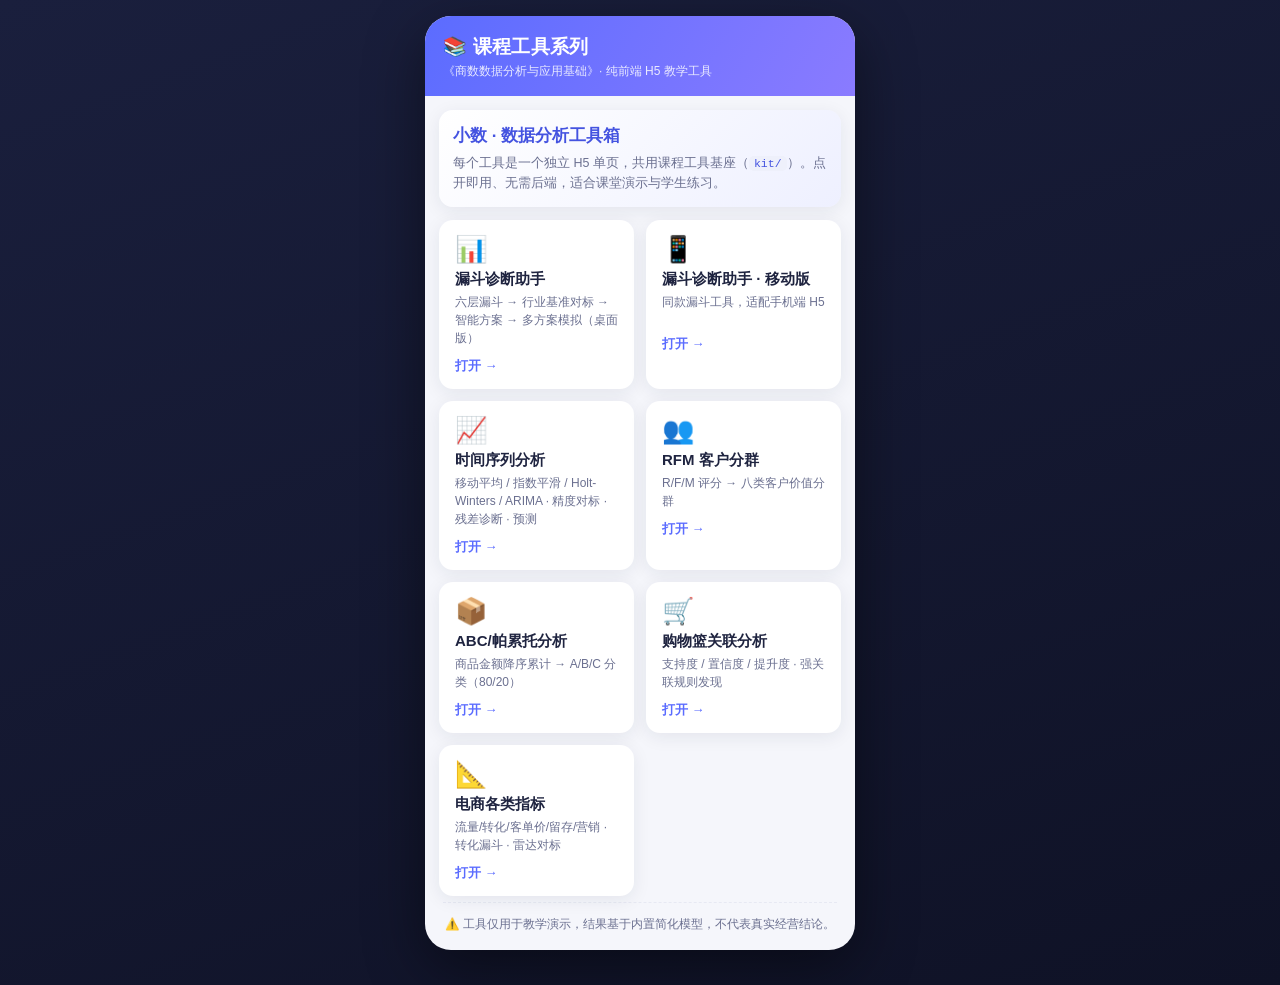
<file: index.html>
<!DOCTYPE html>
<html lang="zh-CN">
<head>
  <meta charset="UTF-8" />
  <meta name="viewport" content="width=device-width, initial-scale=1.0, maximum-scale=1.0, user-scalable=no, viewport-fit=cover" />
  <meta name="theme-color" content="#5b6cff" />
  <title>商数数据分析与应用基础 · 课程工具系列</title>
  <meta name="description" content="《商数数据分析与应用基础》课程纯前端 H5 教学工具系列：漏斗诊断、时间序列、RFM、ABC/帕累托等，点开即用，无需后端。" />
  <link rel="stylesheet" href="css/style.css" />
  <link rel="stylesheet" href="css/home.css" />
</head>
<body>
  <div class="phone">
    <header class="app-bar">
      <div class="app-bar-title">📚 课程工具系列</div>
      <div class="app-bar-sub">《商数数据分析与应用基础》· 纯前端 H5 教学工具</div>
    </header>

    <main class="screen">
      <section class="block home-hero">
        <div class="home-hero-title">小数 · 数据分析工具箱</div>
        <p class="home-hero-desc">每个工具是一个独立 H5 单页，共用课程工具基座（<code>kit/</code>）。点开即用、无需后端，适合课堂演示与学生练习。</p>
      </section>

      <div class="tool-grid">
        <a class="tool-card" href="funnel.html">
          <div class="tool-ico">📊</div>
          <div class="tool-name">漏斗诊断助手</div>
          <div class="tool-desc">六层漏斗 → 行业基准对标 → 智能方案 → 多方案模拟（桌面版）</div>
          <div class="tool-go">打开 →</div>
        </a>
        <a class="tool-card" href="xiaoshu.html">
          <div class="tool-ico">📱</div>
          <div class="tool-name">漏斗诊断助手 · 移动版</div>
          <div class="tool-desc">同款漏斗工具，适配手机端 H5</div>
          <div class="tool-go">打开 →</div>
        </a>
        <a class="tool-card" href="timeseries.html">
          <div class="tool-ico">📈</div>
          <div class="tool-name">时间序列分析</div>
          <div class="tool-desc">移动平均 / 指数平滑 / Holt-Winters / ARIMA · 精度对标 · 残差诊断 · 预测</div>
          <div class="tool-go">打开 →</div>
        </a>
        <a class="tool-card" href="rfm.html">
          <div class="tool-ico">👥</div>
          <div class="tool-name">RFM 客户分群</div>
          <div class="tool-desc">R/F/M 评分 → 八类客户价值分群</div>
          <div class="tool-go">打开 →</div>
        </a>
        <a class="tool-card" href="abc.html">
          <div class="tool-ico">📦</div>
          <div class="tool-name">ABC/帕累托分析</div>
          <div class="tool-desc">商品金额降序累计 → A/B/C 分类（80/20）</div>
          <div class="tool-go">打开 →</div>
        </a>
        <a class="tool-card" href="basket.html">
          <div class="tool-ico">🛒</div>
          <div class="tool-name">购物篮关联分析</div>
          <div class="tool-desc">支持度 / 置信度 / 提升度 · 强关联规则发现</div>
          <div class="tool-go">打开 →</div>
        </a>
        <a class="tool-card" href="metrics.html">
          <div class="tool-ico">📐</div>
          <div class="tool-name">电商各类指标</div>
          <div class="tool-desc">流量/转化/客单价/留存/营销 · 转化漏斗 · 雷达对标</div>
          <div class="tool-go">打开 →</div>
        </a>
      </div>

      <footer class="disclaimer">⚠️ 工具仅用于教学演示，结果基于内置简化模型，不代表真实经营结论。</footer>
    </main>
  </div>
</body>
</html>
</file>
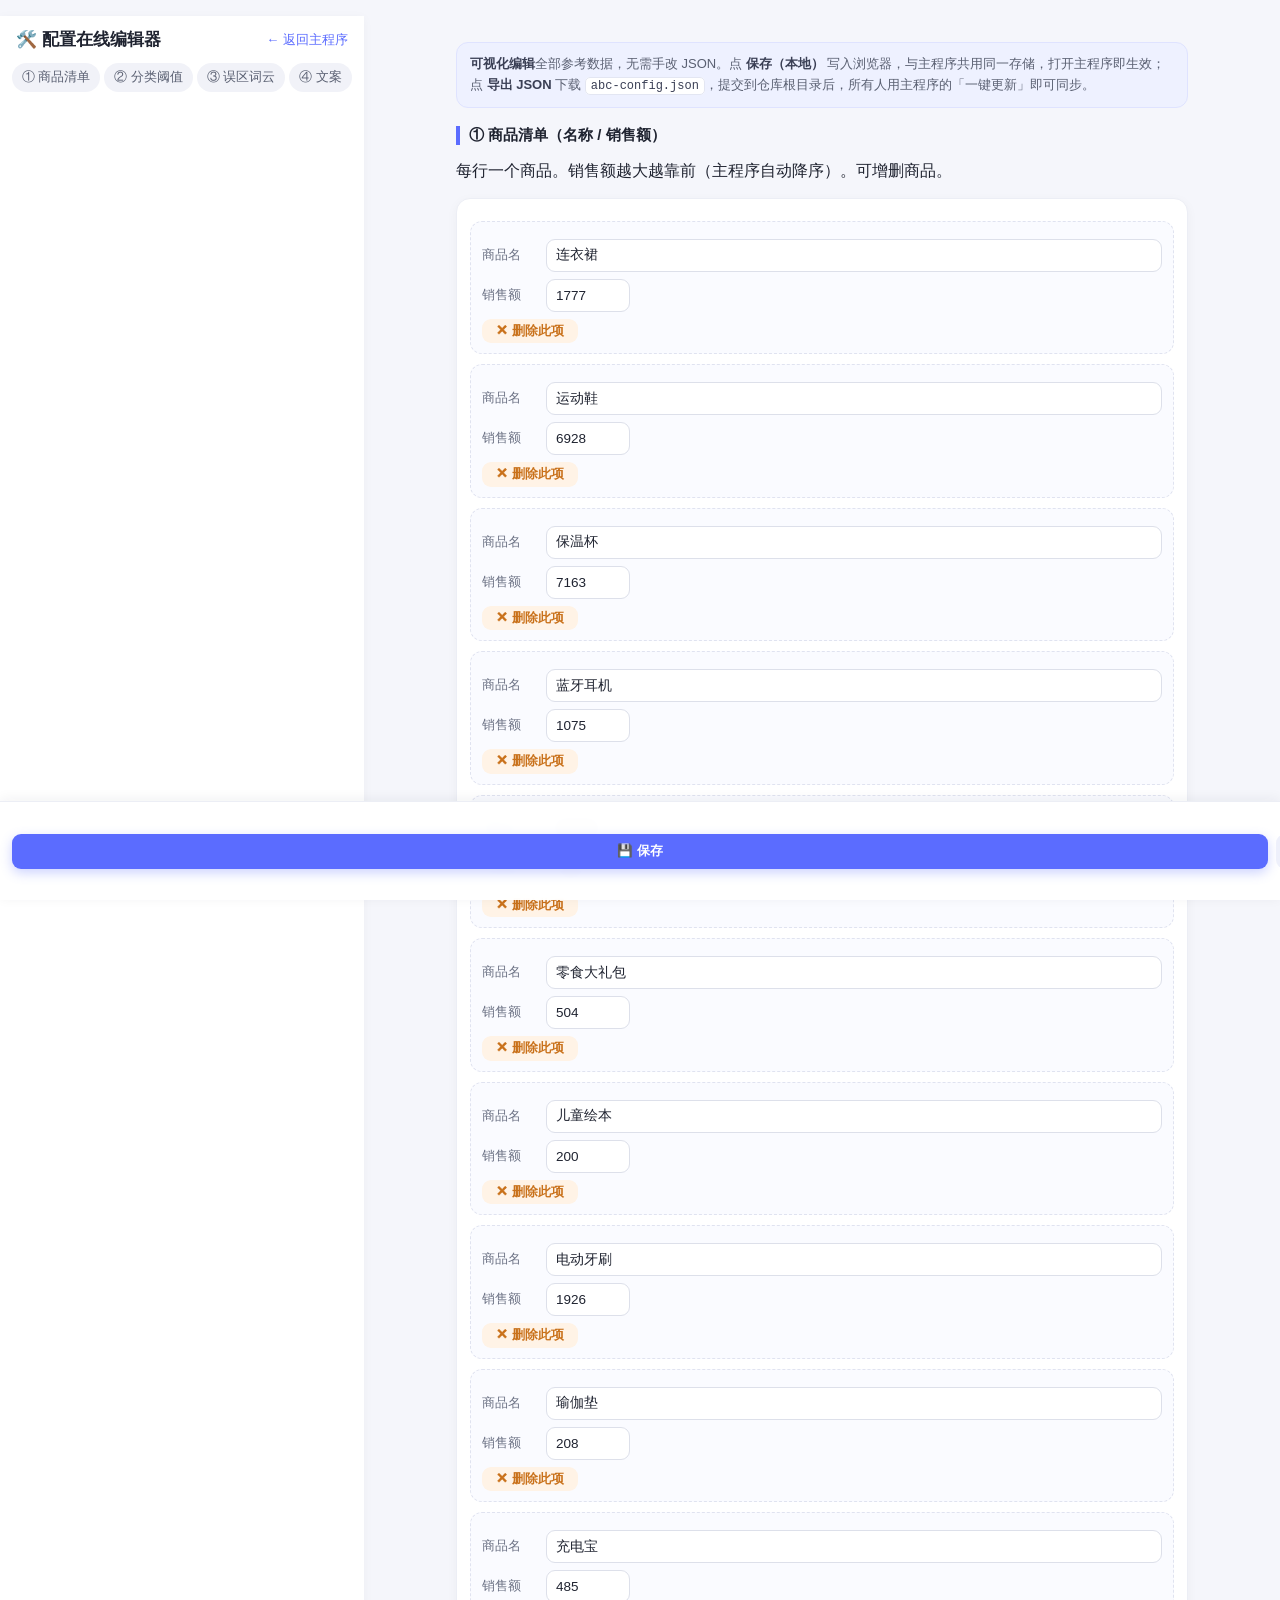
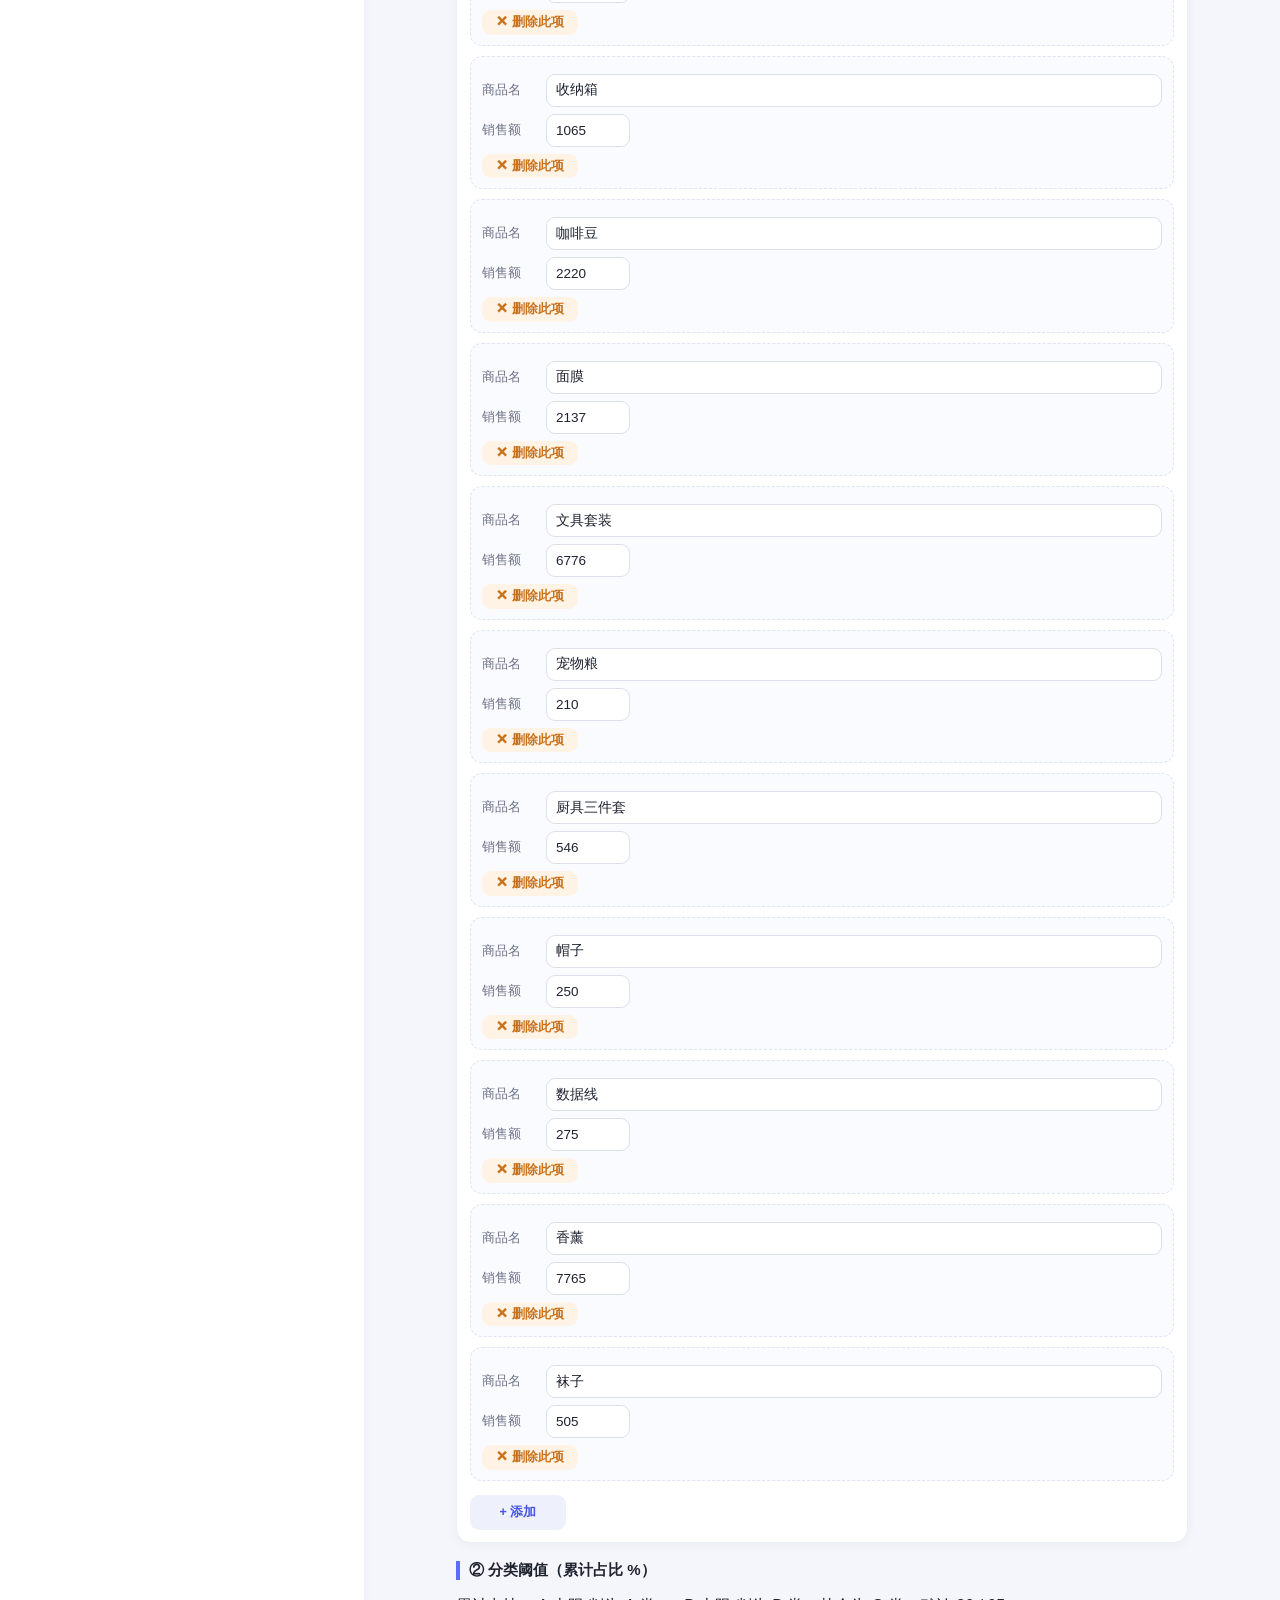
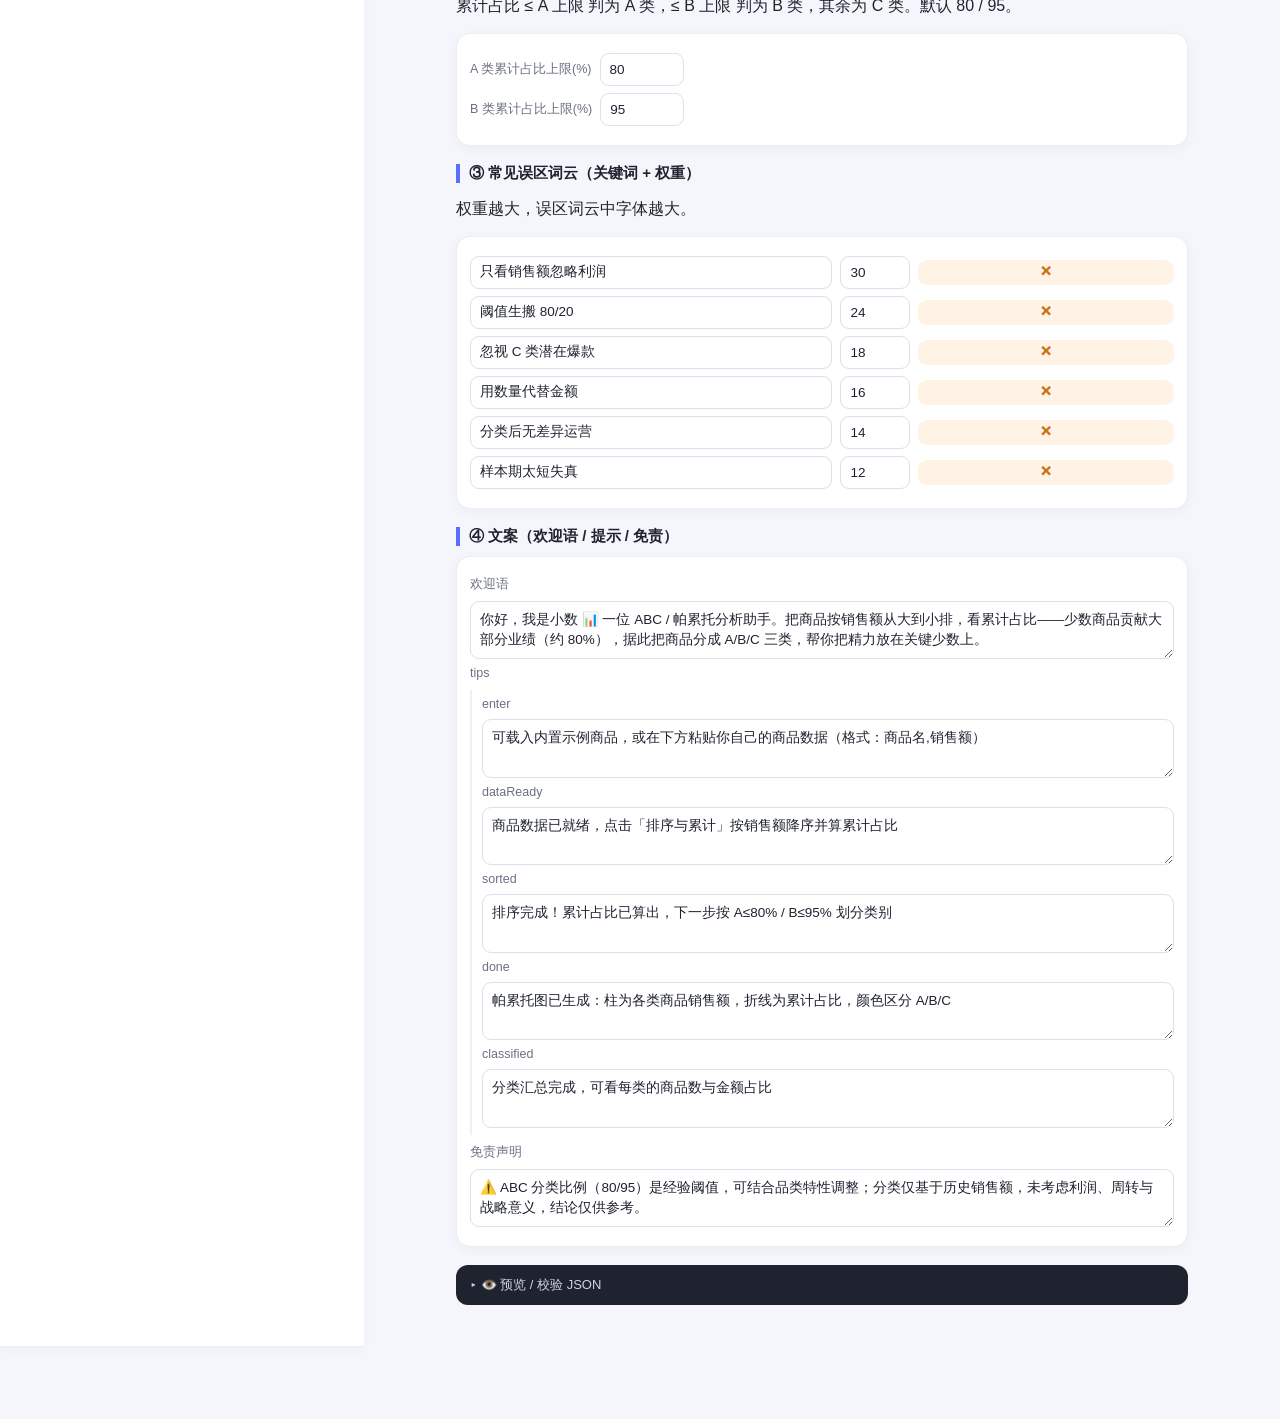
<file: abc-editor.html>
<!DOCTYPE html>
<html lang="zh-CN">
<head>
  <meta charset="UTF-8" />
  <meta name="viewport" content="width=device-width, initial-scale=1.0, maximum-scale=1.0, user-scalable=no" />
  <title>配置在线编辑器 · ABC / 帕累托分析</title>
  <link rel="stylesheet" href="css/style.css" />
  <link rel="stylesheet" href="kit/kit.css" />
</head>
<body>
  <header class="ed-header">
    <div class="ed-header-inner">
      <h1>🛠️ 配置在线编辑器</h1>
      <a class="ed-back" href="abc.html">← 返回主程序</a>
    </div>
    <nav class="ed-nav">
      <a href="#sec-item">① 商品清单</a>
      <a href="#sec-thr">② 分类阈值</a>
      <a href="#sec-pit">③ 误区词云</a>
      <a href="#sec-copy">④ 文案</a>
    </nav>
  </header>

  <main class="ed-main">
    <p class="ed-intro">
      <b>可视化编辑</b>全部参考数据，无需手改 JSON。点 <b>保存（本地）</b> 写入浏览器，与主程序共用同一存储，打开主程序即生效；
      点 <b>导出 JSON</b> 下载 <code>abc-config.json</code>，提交到仓库根目录后，所有人用主程序的「一键更新」即可同步。
    </p>

    <section id="sec-item" class="ed-sec">
      <h2>① 商品清单（名称 / 销售额）</h2>
      <p class="ed-sec-hint">每行一个商品。销售额越大越靠前（主程序自动降序）。可增删商品。</p>
      <div id="ed-items"></div>
    </section>

    <section id="sec-thr" class="ed-sec">
      <h2>② 分类阈值（累计占比 %）</h2>
      <p class="ed-sec-hint">累计占比 ≤ A 上限 判为 A 类，≤ B 上限 判为 B 类，其余为 C 类。默认 80 / 95。</p>
      <div id="ed-thresholds"></div>
    </section>

    <section id="sec-pit" class="ed-sec">
      <h2>③ 常见误区词云（关键词 + 权重）</h2>
      <p class="ed-sec-hint">权重越大，误区词云中字体越大。</p>
      <div id="ed-pitfalls"></div>
    </section>

    <section id="sec-copy" class="ed-sec">
      <h2>④ 文案（欢迎语 / 提示 / 免责）</h2>
      <div id="ed-copy"></div>
    </section>

    <section class="ed-sec">
      <details class="ed-json-wrap">
        <summary>👁️ 预览 / 校验 JSON</summary>
        <pre id="ed-json"></pre>
      </details>
    </section>
  </main>

  <div class="ed-actionbar">
    <button class="btn btn-sm btn-primary" id="ed-save">💾 保存</button>
    <button class="btn btn-sm" id="ed-export">⬇️ 导出</button>
    <button class="btn btn-sm" id="ed-import">⬆️ 导入</button>
    <input type="file" id="ed-file" accept=".json,application/json" hidden />
    <button class="btn btn-sm btn-warn" id="ed-reset">↺ 默认</button>
    <span class="ed-status" id="ed-status"></span>
  </div>

  <script src="kit/config.js"></script>
  <script src="kit/editor.js"></script>
  <script src="js/abc-config.js"></script>
  <script src="js/abc-editor.js"></script>
</body>
</html>
</file>
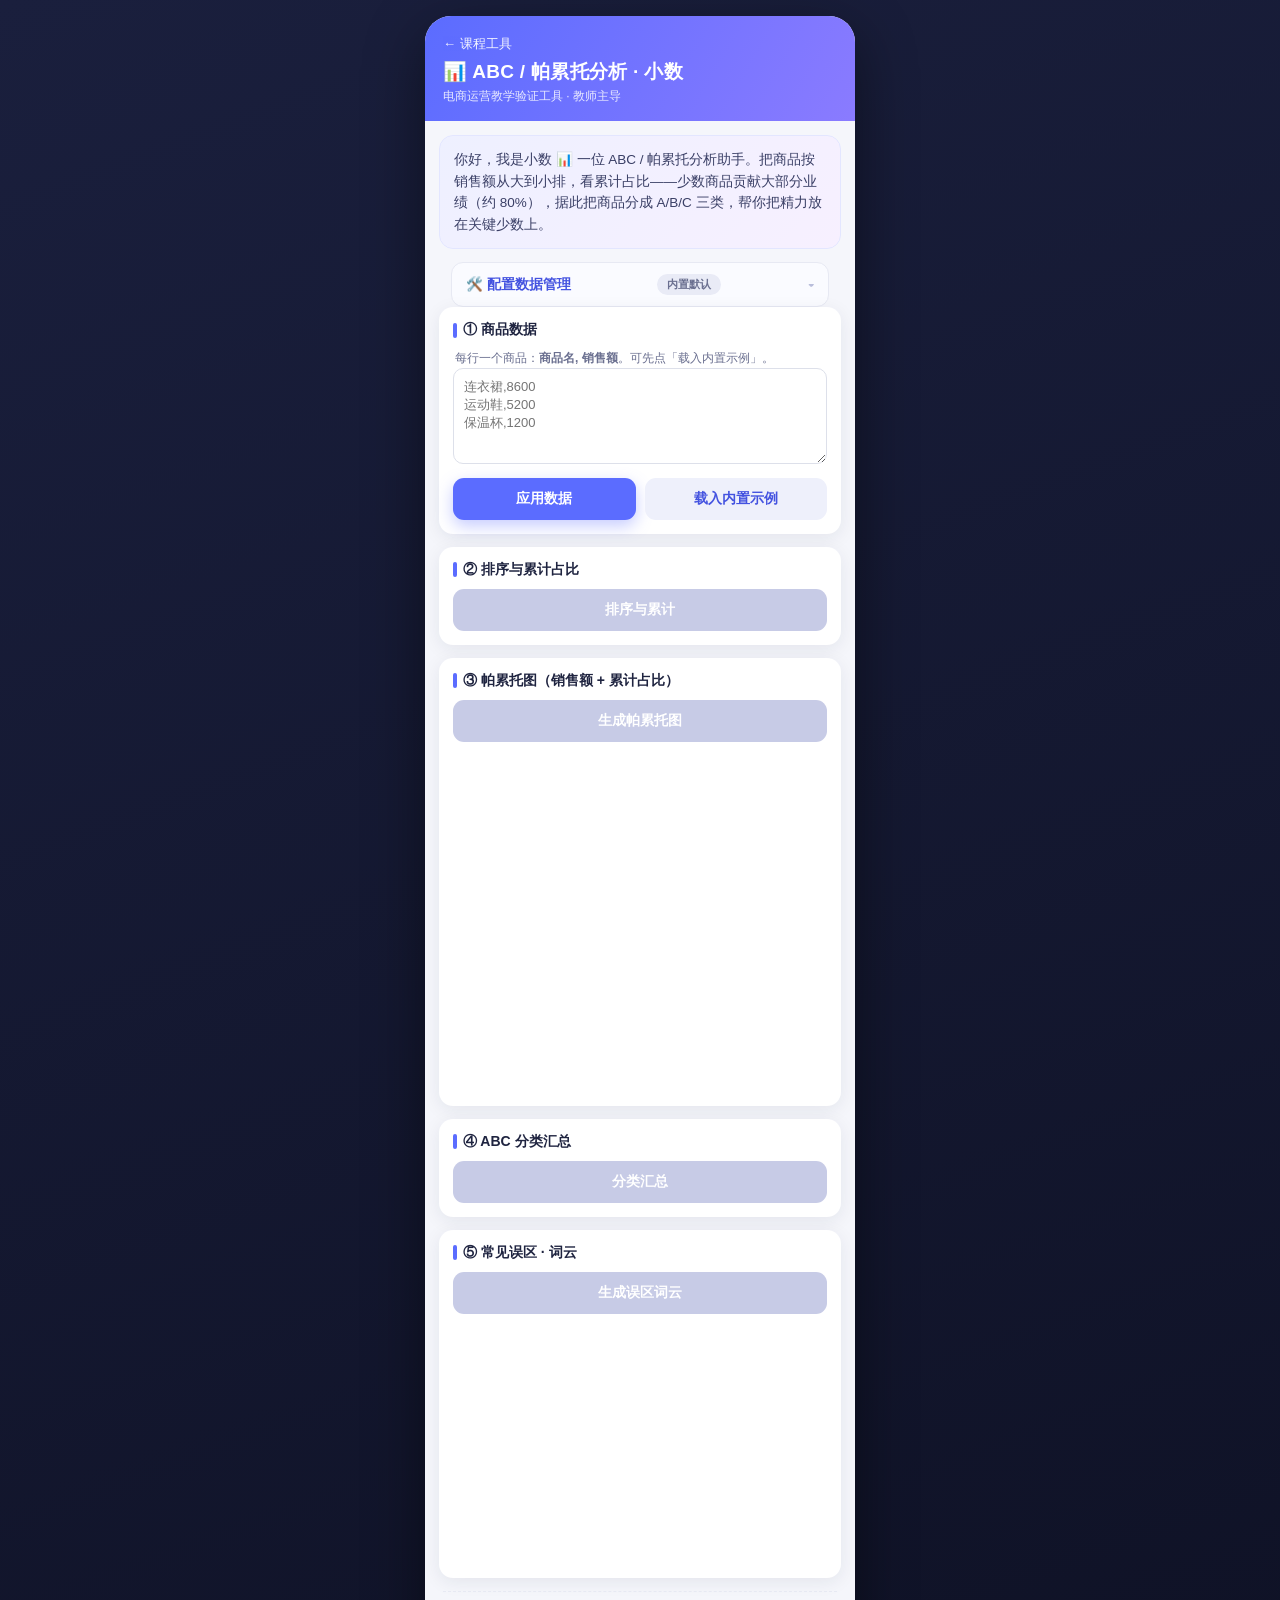
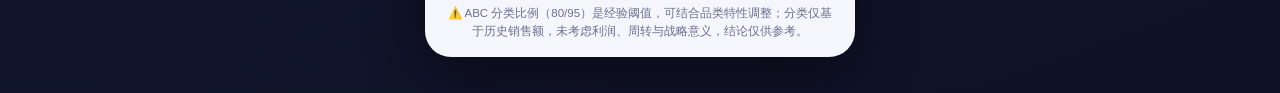
<file: abc.html>
<!DOCTYPE html>
<html lang="zh-CN">
<head>
  <meta charset="UTF-8" />
  <meta name="viewport" content="width=device-width, initial-scale=1.0, maximum-scale=1.0, user-scalable=no, viewport-fit=cover" />
  <meta name="theme-color" content="#5b6cff" />
  <title>ABC / 帕累托分析 · 小数</title>
  <meta name="description" content="电商数据分析教学工具：按销售额降序做帕累托分析，按累计占比 80/95 将商品分为 A/B/C 三类，定位关键少数。纯前端，无需后端。" />
  <link rel="stylesheet" href="css/style.css" />
  <style>
    .abc-chart { width: 100%; height: 340px; margin-top: 10px; }
    #abc-cloud-wrap { width: 100%; height: 240px; margin-top: 10px; }
    .abc-input { width: 100%; min-height: 96px; border: 1px solid #dde0ea; border-radius: 10px; padding: 9px 10px; font-size: 13px; font-family: inherit; resize: vertical; }
    .abc-table { max-height: 300px; overflow: auto; margin-top: 10px; border: 1px solid #e7e9f3; border-radius: 10px; }
    .abc-table table { border-collapse: collapse; width: 100%; font-size: 12px; }
    .abc-table th, .abc-table td { padding: 6px 8px; text-align: center; border-bottom: 1px solid #f0f1f7; white-space: nowrap; }
    .abc-table th { position: sticky; top: 0; background: #f7f8fd; color: var(--ink-soft); }
    .abc-cls { font-weight: 700; }
    .cls-A { color: #5b6cff; }
    .cls-B { color: #e0a300; }
    .cls-C { color: #b0b4c8; }
    .app-bar-back {
      display: inline-block; font-size: 13px; color: #fff; opacity: .92;
      text-decoration: none; margin-bottom: 6px;
    }
    .app-bar-back:hover { opacity: 1; }
  </style>
</head>
<body>
  <div class="phone">
    <header class="app-bar">
      <a class="app-bar-back" href="index.html">← 课程工具</a>
      <div class="app-bar-title">📊 ABC / 帕累托分析 · 小数</div>
      <div class="app-bar-sub">电商运营教学验证工具 · 教师主导</div>
    </header>

    <main class="screen">
      <section class="welcome" id="abc-welcome"></section>

      <!-- 配置数据管理 -->
      <details class="data-mgr" id="data-mgr">
        <summary class="data-mgr-sum">
          <span>🛠️ 配置数据管理</span>
          <span class="src-badge" id="src-badge">内置默认</span>
        </summary>
        <div class="data-mgr-body">
          <p class="dm-hint">商品清单、累计占比阈值、文案、误区词云等均可编辑。修改后导出 JSON，下次可一键更新，保持数据最新。</p>
          <div class="dm-actions">
            <button class="btn btn-sm" id="btn-export">⬇️ 导出当前JSON</button>
            <button class="btn btn-sm" id="btn-import">⬆️ 导入JSON文件</button>
            <input type="file" id="file-import" accept=".json,application/json" hidden />
            <button class="btn btn-sm btn-warn" id="btn-reset-config">↺ 恢复内置默认</button>
            <a class="btn btn-sm btn-primary" id="btn-editor" href="abc-editor.html" style="text-decoration:none;display:inline-flex;align-items:center;">🖊️ 在线编辑</a>
          </div>
          <div class="dm-update">
            <label class="dm-url-label" for="update-url">一键更新地址</label>
            <div class="dm-url-row">
              <input type="text" id="update-url" class="dm-url" placeholder="./abc-config.json" value="./abc-config.json" inputmode="url" />
              <button class="btn btn-sm btn-primary" id="btn-fetch-update">🔄 一键更新</button>
            </div>
          </div>
          <p class="dm-note" id="dm-note"></p>
        </div>
      </details>

      <!-- ① 商品数据 -->
      <section class="block">
        <div class="block-title">① 商品数据</div>
        <p class="bench-logic">每行一个商品：<b>商品名, 销售额</b>。可先点「载入内置示例」。</p>
        <textarea class="abc-input" id="abc-input" placeholder="连衣裙,8600&#10;运动鞋,5200&#10;保温杯,1200"></textarea>
        <div class="btn-row">
          <button class="btn btn-primary" id="abc-apply">应用数据</button>
          <button class="btn btn-ghost" id="abc-load">载入内置示例</button>
        </div>
      </section>

      <!-- ② 排序与累计 -->
      <section class="block">
        <div class="block-title">② 排序与累计占比</div>
        <button class="btn btn-primary" id="abc-sort" disabled>排序与累计</button>
        <div id="abc-table-wrap"></div>
      </section>

      <!-- ③ 帕累托图 -->
      <section class="block">
        <div class="block-title">③ 帕累托图（销售额 + 累计占比）</div>
        <button class="btn btn-primary" id="abc-pareto" disabled>生成帕累托图</button>
        <div class="abc-chart" id="abc-pareto-wrap"></div>
      </section>

      <!-- ④ ABC 分类汇总 -->
      <section class="block">
        <div class="block-title">④ ABC 分类汇总</div>
        <button class="btn btn-primary" id="abc-summary" disabled>分类汇总</button>
        <div id="abc-summary-wrap"></div>
      </section>

      <!-- ⑤ 误区词云 -->
      <section class="block">
        <div class="block-title">⑤ 常见误区 · 词云</div>
        <button class="btn btn-primary" id="abc-cloud" disabled>生成误区词云</button>
        <div id="abc-cloud-wrap"></div>
      </section>

      <footer class="disclaimer" id="abc-disclaimer"></footer>
    </main>
  </div>

  <div class="toast" id="toast"></div>

  <script src="vendor/echarts.min.js"></script>
  <script src="vendor/echarts-wordcloud.min.js"></script>
  <script src="kit/config.js"></script>
  <script src="kit/datamgr.js"></script>
  <script src="js/abc-config.js"></script>
  <script src="js/abc-app.js"></script>
</body>
</html>
</file>
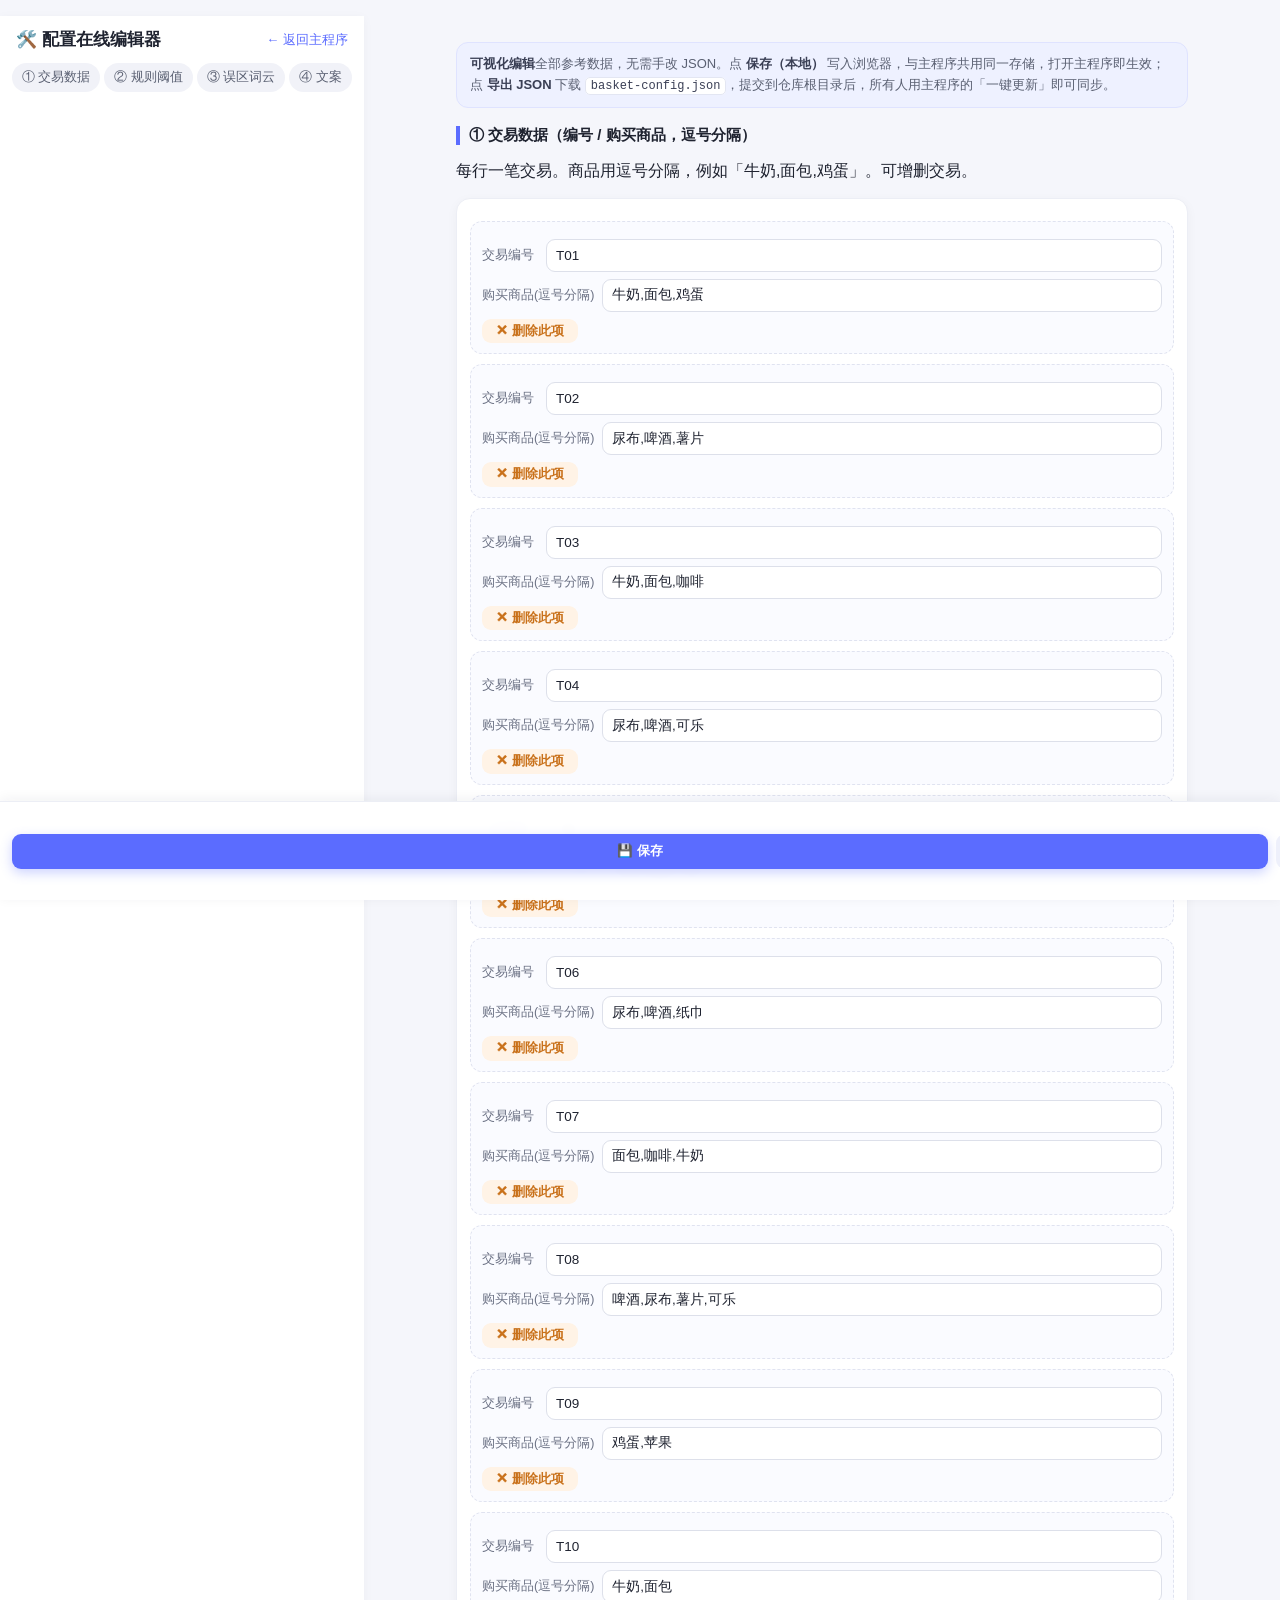
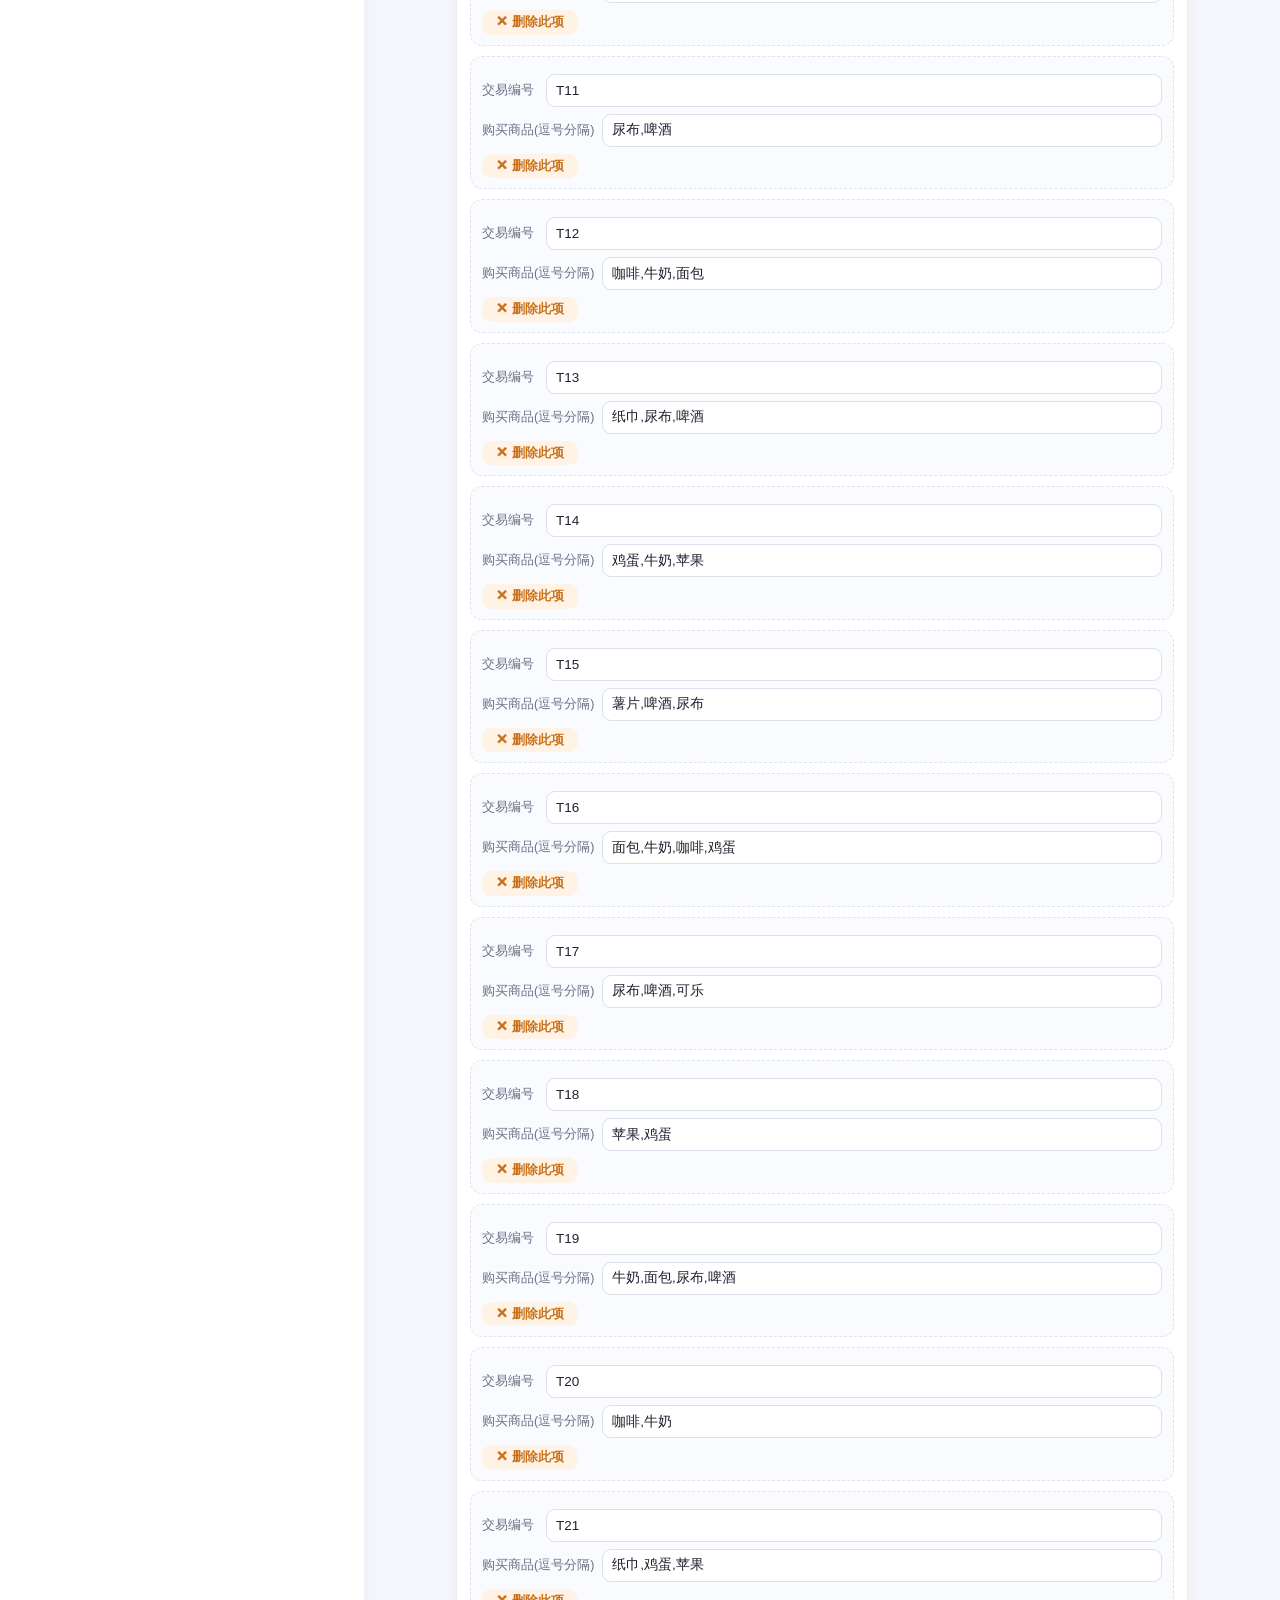
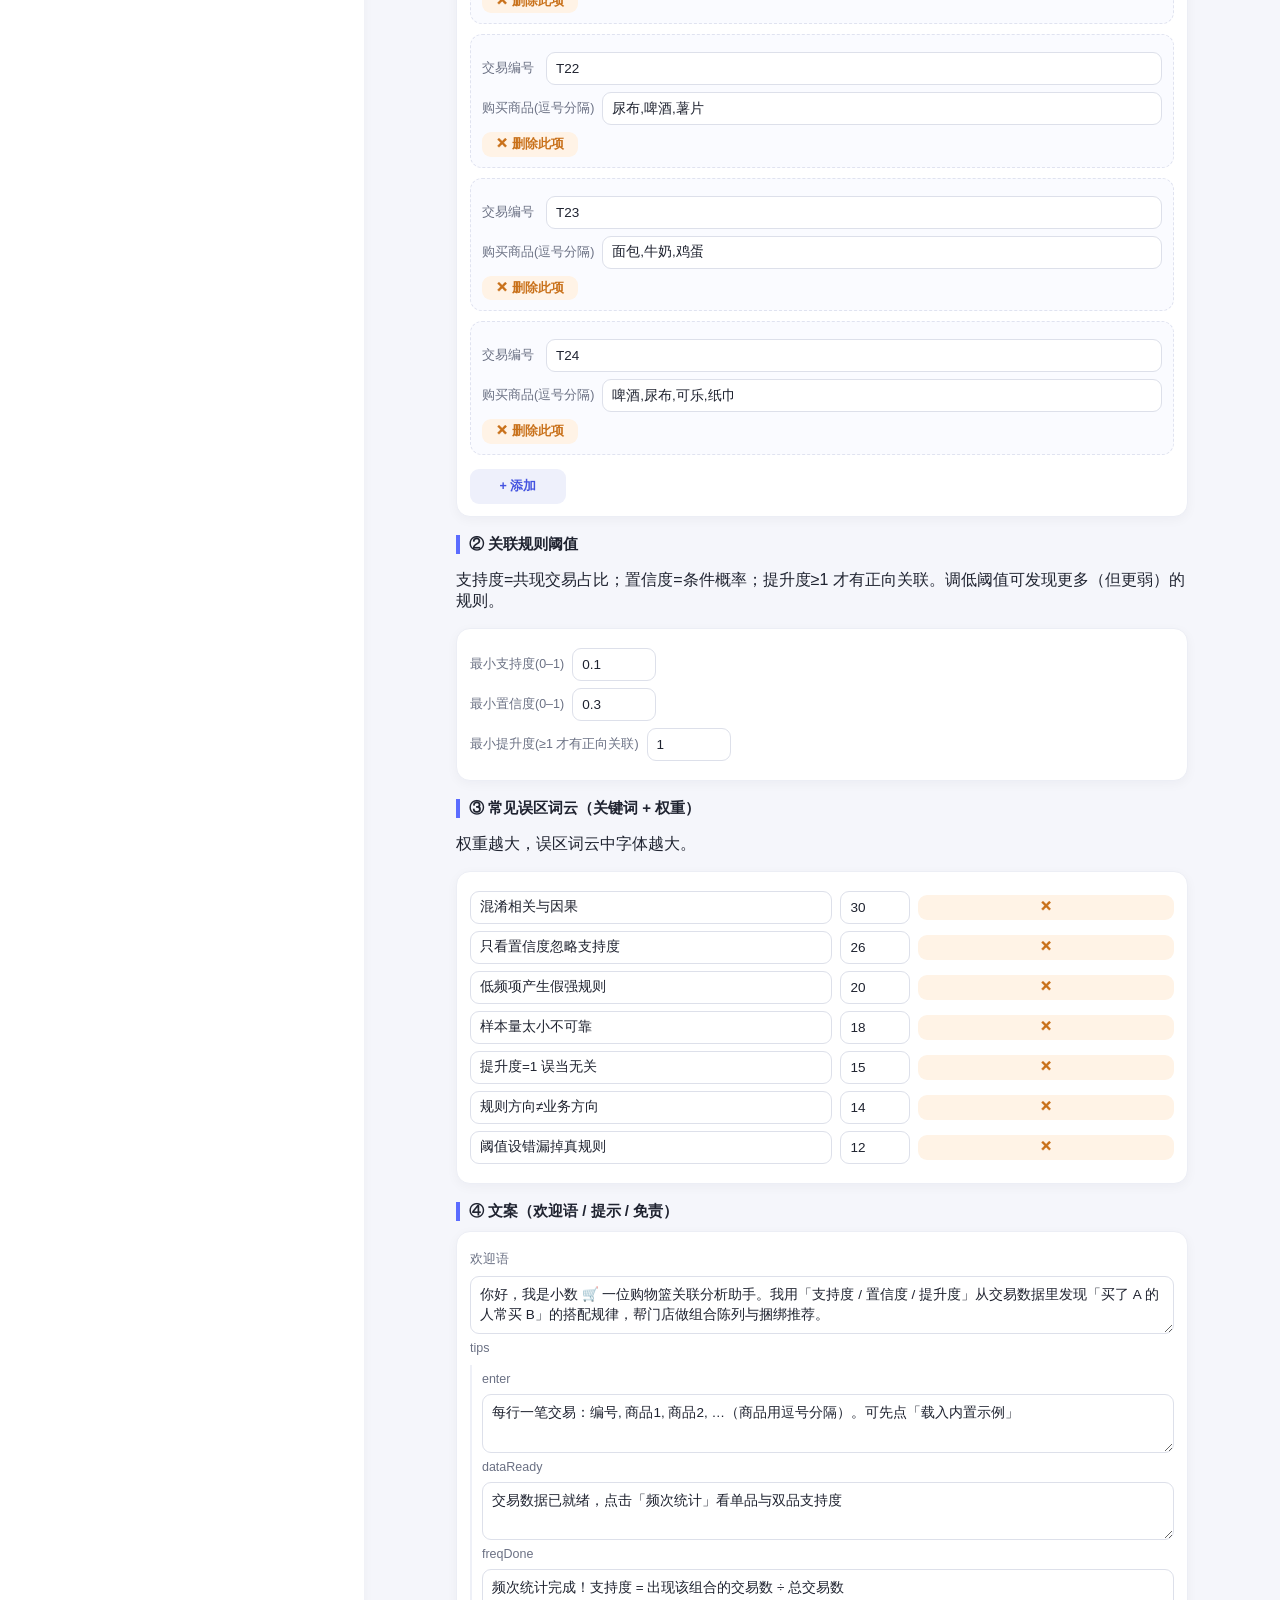
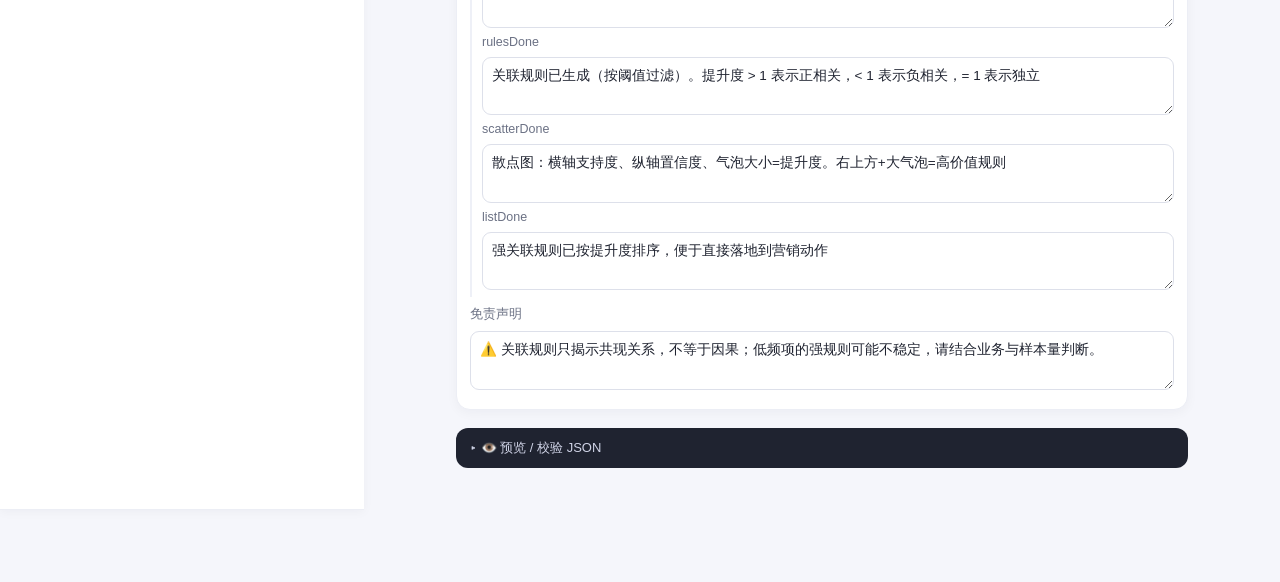
<file: basket-editor.html>
<!DOCTYPE html>
<html lang="zh-CN">
<head>
  <meta charset="UTF-8" />
  <meta name="viewport" content="width=device-width, initial-scale=1.0, maximum-scale=1.0, user-scalable=no" />
  <title>配置在线编辑器 · 购物篮关联分析</title>
  <link rel="stylesheet" href="css/style.css" />
  <link rel="stylesheet" href="kit/kit.css" />
</head>
<body>
  <header class="ed-header">
    <div class="ed-header-inner">
      <h1>🛠️ 配置在线编辑器</h1>
      <a class="ed-back" href="basket.html">← 返回主程序</a>
    </div>
    <nav class="ed-nav">
      <a href="#sec-tx">① 交易数据</a>
      <a href="#sec-th">② 规则阈值</a>
      <a href="#sec-pit">③ 误区词云</a>
      <a href="#sec-copy">④ 文案</a>
    </nav>
  </header>

  <main class="ed-main">
    <p class="ed-intro">
      <b>可视化编辑</b>全部参考数据，无需手改 JSON。点 <b>保存（本地）</b> 写入浏览器，与主程序共用同一存储，打开主程序即生效；
      点 <b>导出 JSON</b> 下载 <code>basket-config.json</code>，提交到仓库根目录后，所有人用主程序的「一键更新」即可同步。
    </p>

    <section id="sec-tx" class="ed-sec">
      <h2>① 交易数据（编号 / 购买商品，逗号分隔）</h2>
      <p class="ed-sec-hint">每行一笔交易。商品用逗号分隔，例如「牛奶,面包,鸡蛋」。可增删交易。</p>
      <div id="ed-transactions"></div>
    </section>

    <section id="sec-th" class="ed-sec">
      <h2>② 关联规则阈值</h2>
      <p class="ed-sec-hint">支持度=共现交易占比；置信度=条件概率；提升度≥1 才有正向关联。调低阈值可发现更多（但更弱）的规则。</p>
      <div id="ed-thresholds"></div>
    </section>

    <section id="sec-pit" class="ed-sec">
      <h2>③ 常见误区词云（关键词 + 权重）</h2>
      <p class="ed-sec-hint">权重越大，误区词云中字体越大。</p>
      <div id="ed-pitfalls"></div>
    </section>

    <section id="sec-copy" class="ed-sec">
      <h2>④ 文案（欢迎语 / 提示 / 免责）</h2>
      <div id="ed-copy"></div>
    </section>

    <section class="ed-sec">
      <details class="ed-json-wrap">
        <summary>👁️ 预览 / 校验 JSON</summary>
        <pre id="ed-json"></pre>
      </details>
    </section>
  </main>

  <div class="ed-actionbar">
    <button class="btn btn-sm btn-primary" id="ed-save">💾 保存</button>
    <button class="btn btn-sm" id="ed-export">⬇️ 导出</button>
    <button class="btn btn-sm" id="ed-import">⬆️ 导入</button>
    <input type="file" id="ed-file" accept=".json,application/json" hidden />
    <button class="btn btn-sm btn-warn" id="ed-reset">↺ 默认</button>
    <span class="ed-status" id="ed-status"></span>
  </div>

  <script src="kit/config.js"></script>
  <script src="kit/editor.js"></script>
  <script src="js/basket-config.js"></script>
  <script src="js/basket-editor.js"></script>
</body>
</html>
</file>
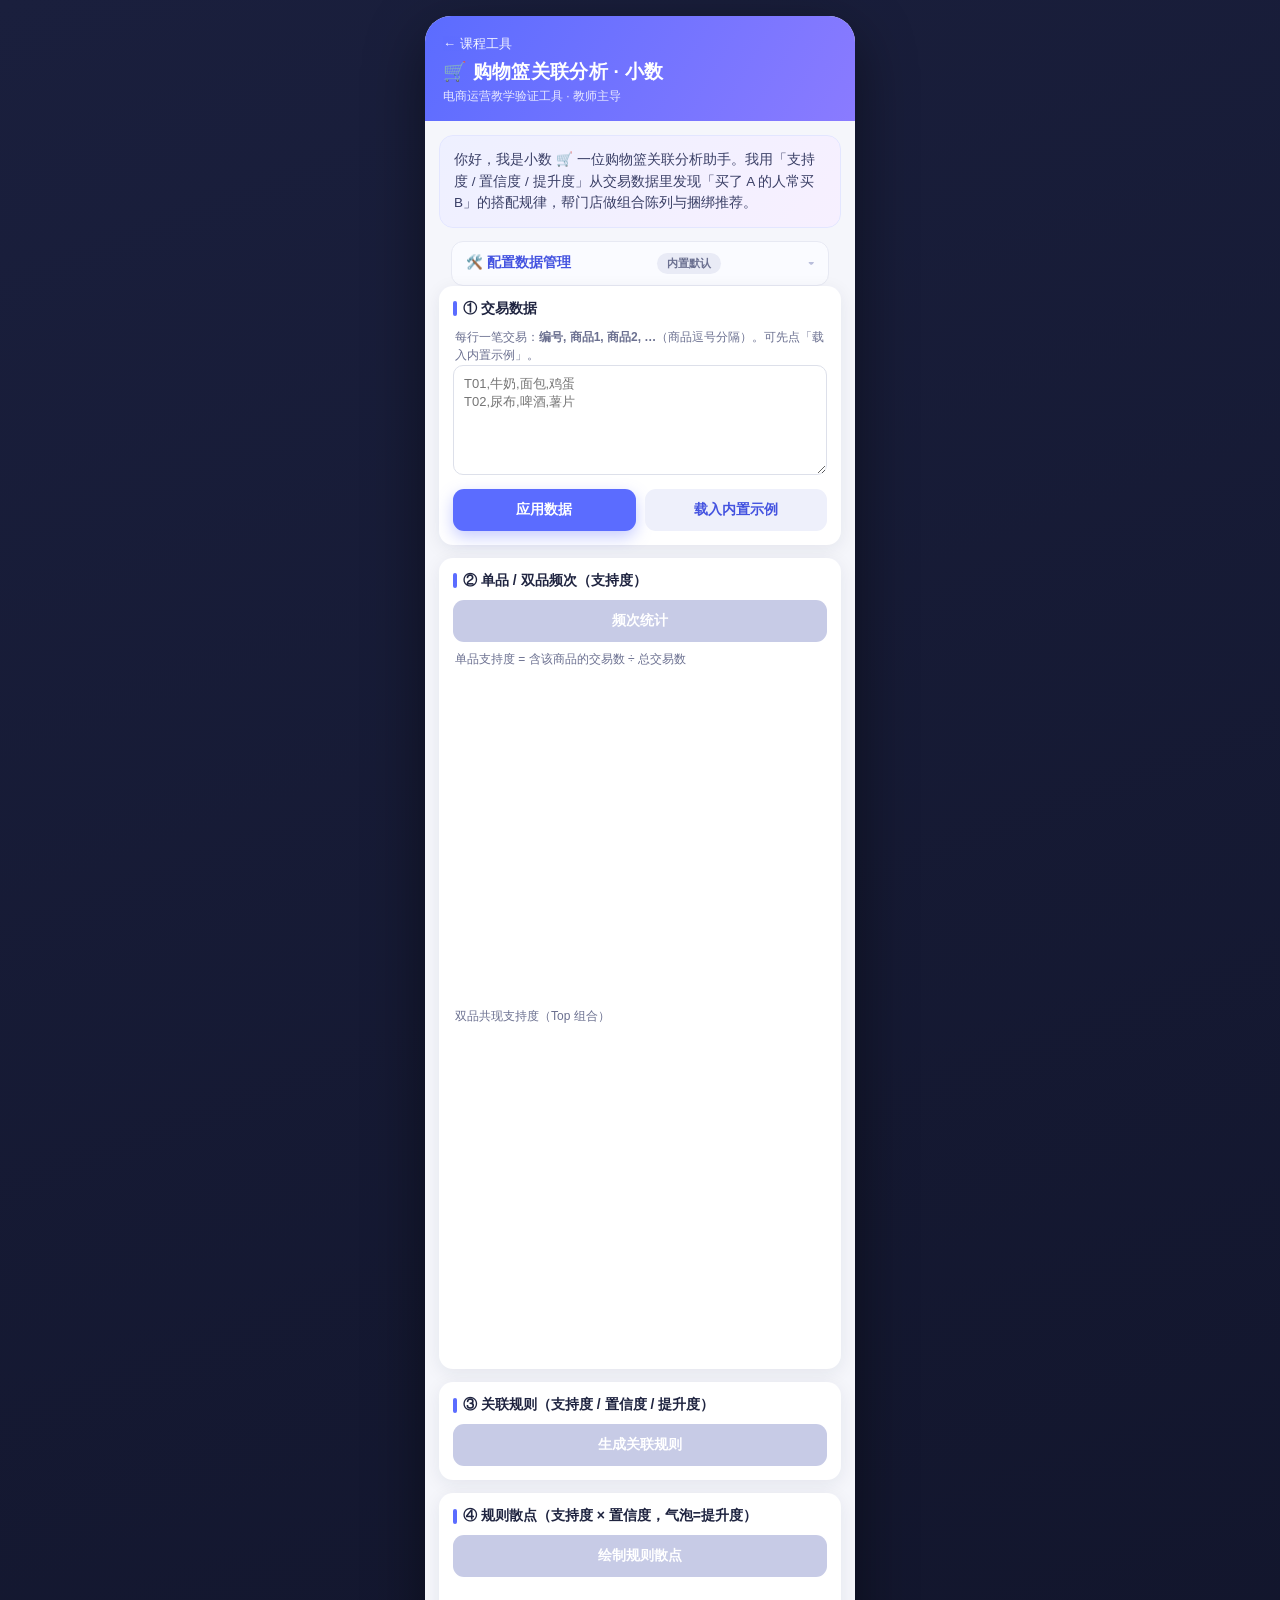
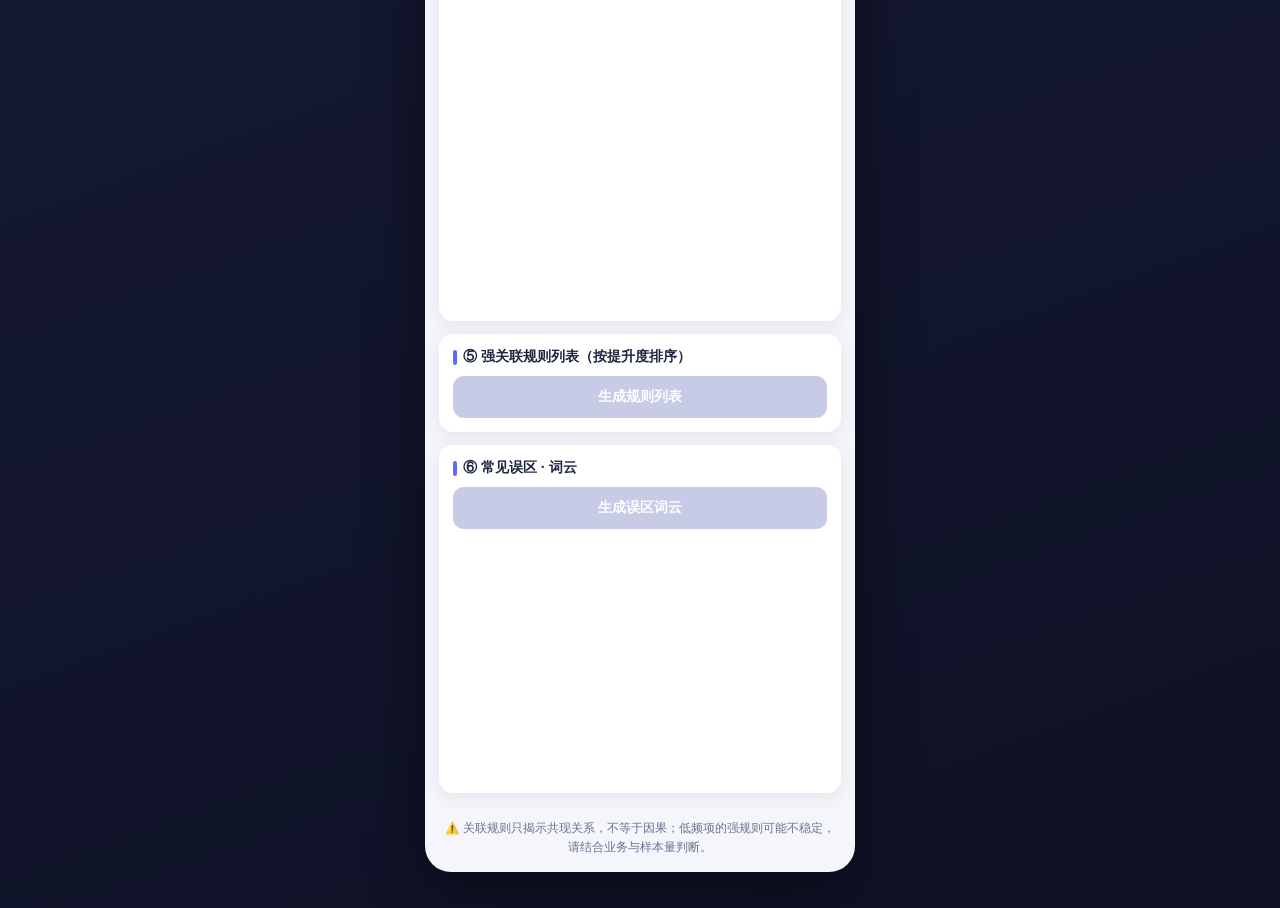
<file: basket.html>
<!DOCTYPE html>
<html lang="zh-CN">
<head>
  <meta charset="UTF-8" />
  <meta name="viewport" content="width=device-width, initial-scale=1.0, maximum-scale=1.0, user-scalable=no, viewport-fit=cover" />
  <meta name="theme-color" content="#5b6cff" />
  <title>购物篮关联分析 · 小数</title>
  <meta name="description" content="电商数据分析教学工具：从交易数据发现商品搭配规律，计算支持度 / 置信度 / 提升度，输出强关联规则。纯前端，无需后端。" />
  <link rel="stylesheet" href="css/style.css" />
  <style>
    .basket-chart { width: 100%; height: 320px; margin-top: 10px; }
    #basket-cloud-wrap { width: 100%; height: 240px; margin-top: 10px; }
    .basket-input { width: 100%; min-height: 110px; border: 1px solid #dde0ea; border-radius: 10px; padding: 9px 10px; font-size: 13px; font-family: inherit; resize: vertical; }
    .basket-table { max-height: 320px; overflow: auto; margin-top: 10px; border: 1px solid #e7e9f3; border-radius: 10px; }
    .basket-table table { border-collapse: collapse; width: 100%; font-size: 12px; }
    .basket-table th, .basket-table td { padding: 6px 8px; text-align: center; border-bottom: 1px solid #f0f1f7; white-space: nowrap; }
    .basket-table th { position: sticky; top: 0; background: #f7f8fd; color: var(--ink-soft); }
    .basket-table .rk-strong td:first-child { font-weight: 700; color: var(--primary); }
    .basket-table .rk-neg td:first-child { color: #e5484d; }
    .app-bar-back { display: inline-block; font-size: 13px; color: #fff; opacity: .92; text-decoration: none; margin-bottom: 6px; }
    .app-bar-back:hover { opacity: 1; }
  </style>
</head>
<body>
  <div class="phone">
    <header class="app-bar">
      <a class="app-bar-back" href="index.html">← 课程工具</a>
      <div class="app-bar-title">🛒 购物篮关联分析 · 小数</div>
      <div class="app-bar-sub">电商运营教学验证工具 · 教师主导</div>
    </header>

    <main class="screen">
      <section class="welcome" id="basket-welcome"></section>

      <details class="data-mgr" id="data-mgr">
        <summary class="data-mgr-sum">
          <span>🛠️ 配置数据管理</span>
          <span class="src-badge" id="src-badge">内置默认</span>
        </summary>
        <div class="data-mgr-body">
          <p class="dm-hint">交易清单、关联规则阈值、误区词云等均可编辑。修改后导出 JSON，下次可一键更新，保持数据最新。</p>
          <div class="dm-actions">
            <button class="btn btn-sm" id="btn-export">⬇️ 导出当前JSON</button>
            <button class="btn btn-sm" id="btn-import">⬆️ 导入JSON文件</button>
            <input type="file" id="file-import" accept=".json,application/json" hidden />
            <button class="btn btn-sm btn-warn" id="btn-reset-config">↺ 恢复内置默认</button>
            <a class="btn btn-sm btn-primary" id="btn-editor" href="basket-editor.html" style="text-decoration:none;display:inline-flex;align-items:center;">🖊️ 在线编辑</a>
          </div>
          <div class="dm-update">
            <label class="dm-url-label" for="update-url">一键更新地址</label>
            <div class="dm-url-row">
              <input type="text" id="update-url" class="dm-url" placeholder="./basket-config.json" value="./basket-config.json" inputmode="url" />
              <button class="btn btn-sm btn-primary" id="btn-fetch-update">🔄 一键更新</button>
            </div>
          </div>
          <p class="dm-note" id="dm-note"></p>
        </div>
      </details>

      <!-- ① 交易数据 -->
      <section class="block">
        <div class="block-title">① 交易数据</div>
        <p class="bench-logic">每行一笔交易：<b>编号, 商品1, 商品2, …</b>（商品逗号分隔）。可先点「载入内置示例」。</p>
        <textarea class="basket-input" id="basket-input" placeholder="T01,牛奶,面包,鸡蛋&#10;T02,尿布,啤酒,薯片"></textarea>
        <div class="btn-row">
          <button class="btn btn-primary" id="basket-apply">应用数据</button>
          <button class="btn btn-ghost" id="basket-load">载入内置示例</button>
        </div>
      </section>

      <!-- ② 单品/双品频次 -->
      <section class="block">
        <div class="block-title">② 单品 / 双品频次（支持度）</div>
        <button class="btn btn-primary" id="basket-freq" disabled>频次统计</button>
        <div class="bench-logic" style="margin-top:8px;">单品支持度 = 含该商品的交易数 ÷ 总交易数</div>
        <div class="basket-chart" id="basket-freq-wrap"></div>
        <div class="bench-logic" style="margin-top:8px;">双品共现支持度（Top 组合）</div>
        <div class="basket-chart" id="basket-pair-wrap"></div>
      </section>

      <!-- ③ 关联规则 -->
      <section class="block">
        <div class="block-title">③ 关联规则（支持度 / 置信度 / 提升度）</div>
        <button class="btn btn-primary" id="basket-rules" disabled>生成关联规则</button>
      </section>

      <!-- ④ 规则散点 -->
      <section class="block">
        <div class="block-title">④ 规则散点（支持度 × 置信度，气泡=提升度）</div>
        <button class="btn btn-primary" id="basket-scatter" disabled>绘制规则散点</button>
        <div class="basket-chart" id="basket-scatter-wrap"></div>
      </section>

      <!-- ⑤ 强关联规则列表 -->
      <section class="block">
        <div class="block-title">⑤ 强关联规则列表（按提升度排序）</div>
        <button class="btn btn-primary" id="basket-list" disabled>生成规则列表</button>
        <div id="basket-list-wrap"></div>
      </section>

      <!-- ⑥ 误区词云 -->
      <section class="block">
        <div class="block-title">⑥ 常见误区 · 词云</div>
        <button class="btn btn-primary" id="basket-cloud" disabled>生成误区词云</button>
        <div id="basket-cloud-wrap"></div>
      </section>

      <footer class="disclaimer" id="basket-disclaimer"></footer>
    </main>
  </div>

  <div class="toast" id="toast"></div>

  <script src="vendor/echarts.min.js"></script>
  <script src="vendor/echarts-wordcloud.min.js"></script>
  <script src="kit/config.js"></script>
  <script src="kit/datamgr.js"></script>
  <script src="js/basket-config.js"></script>
  <script src="js/basket-app.js"></script>
</body>
</html>
</file>
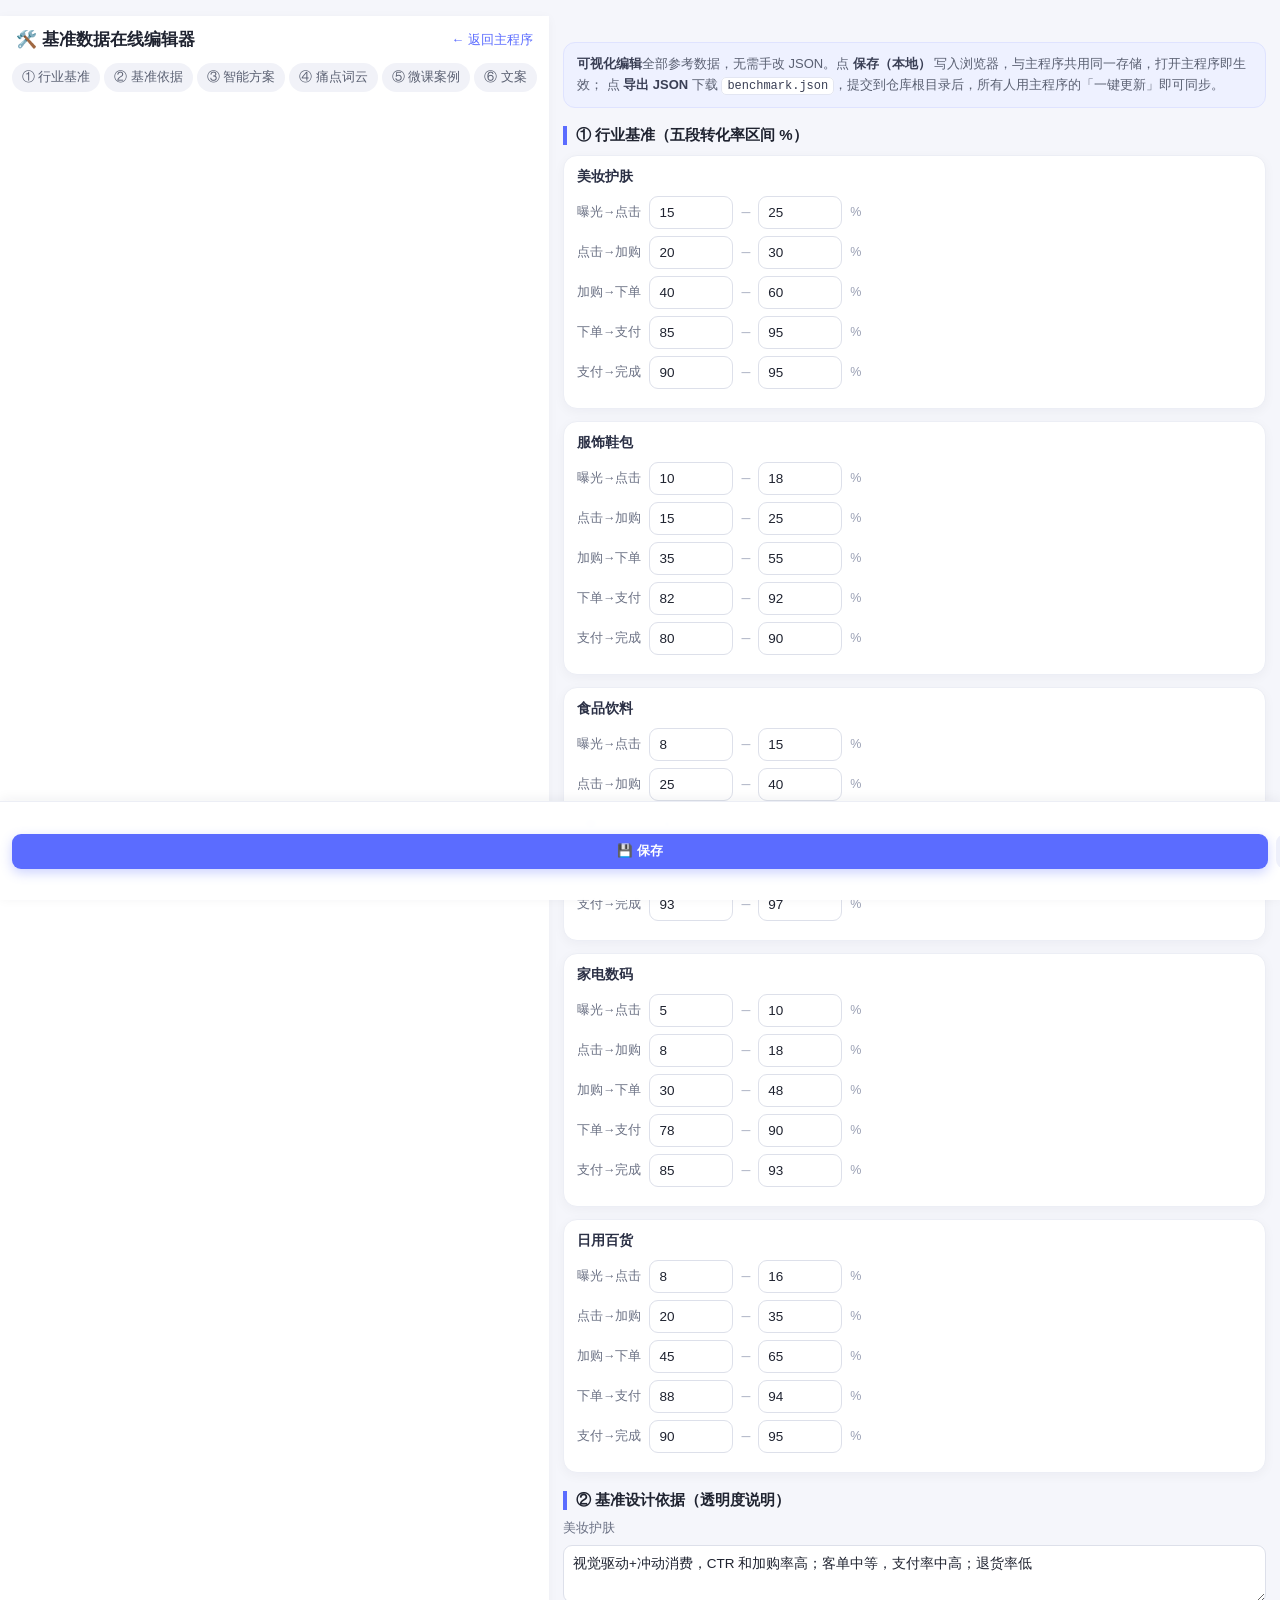
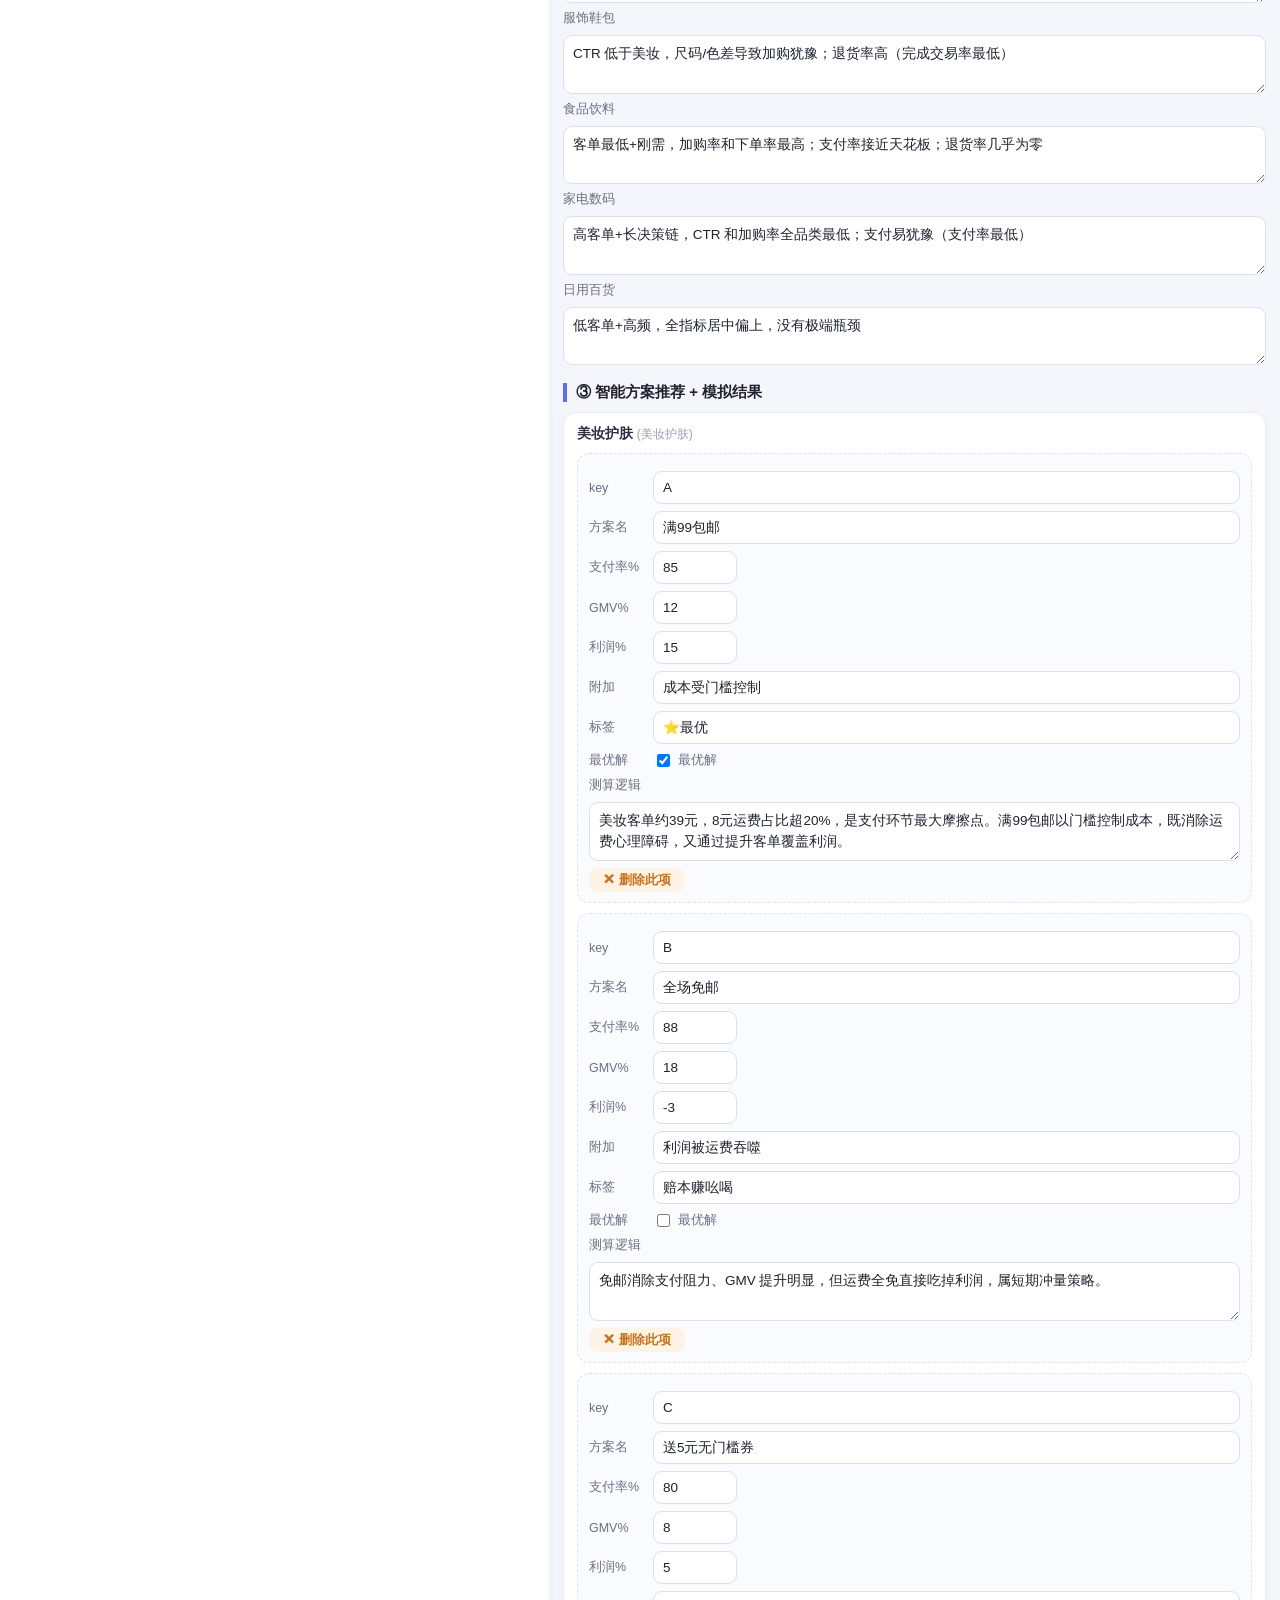
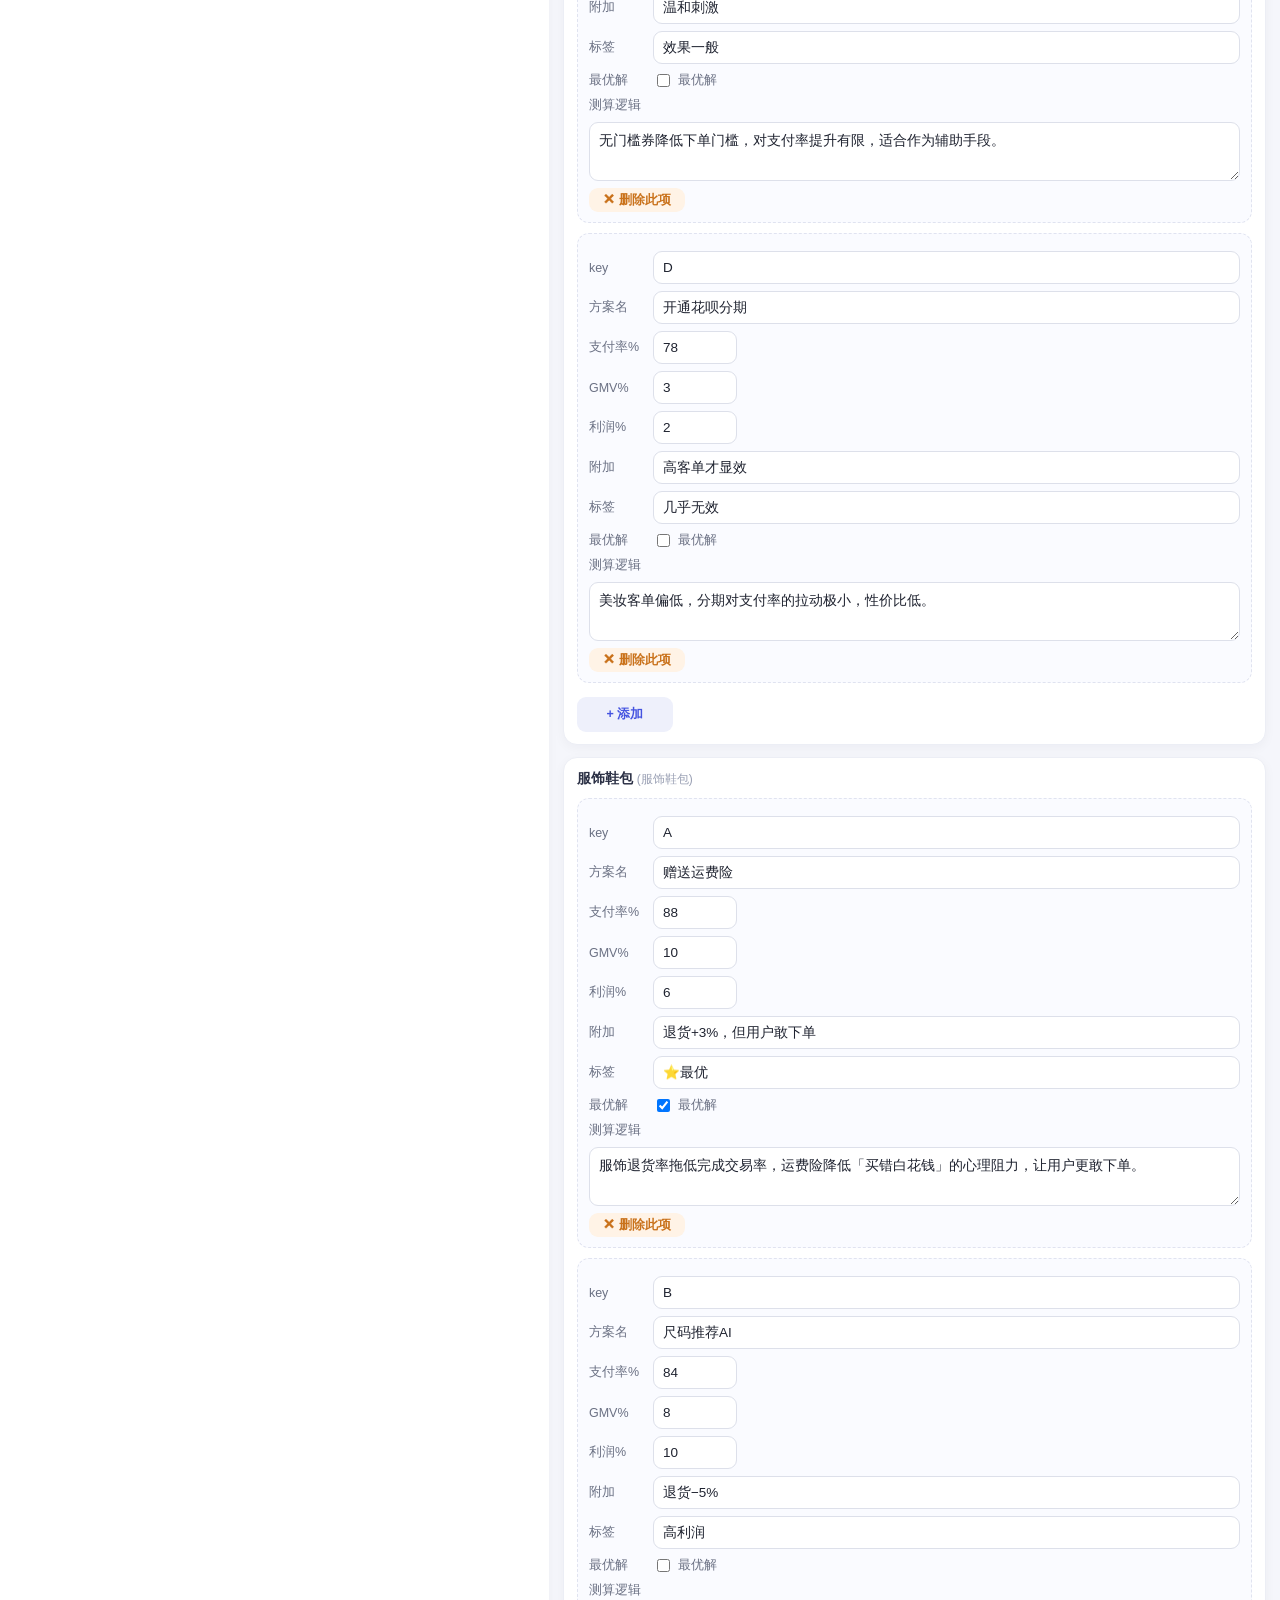
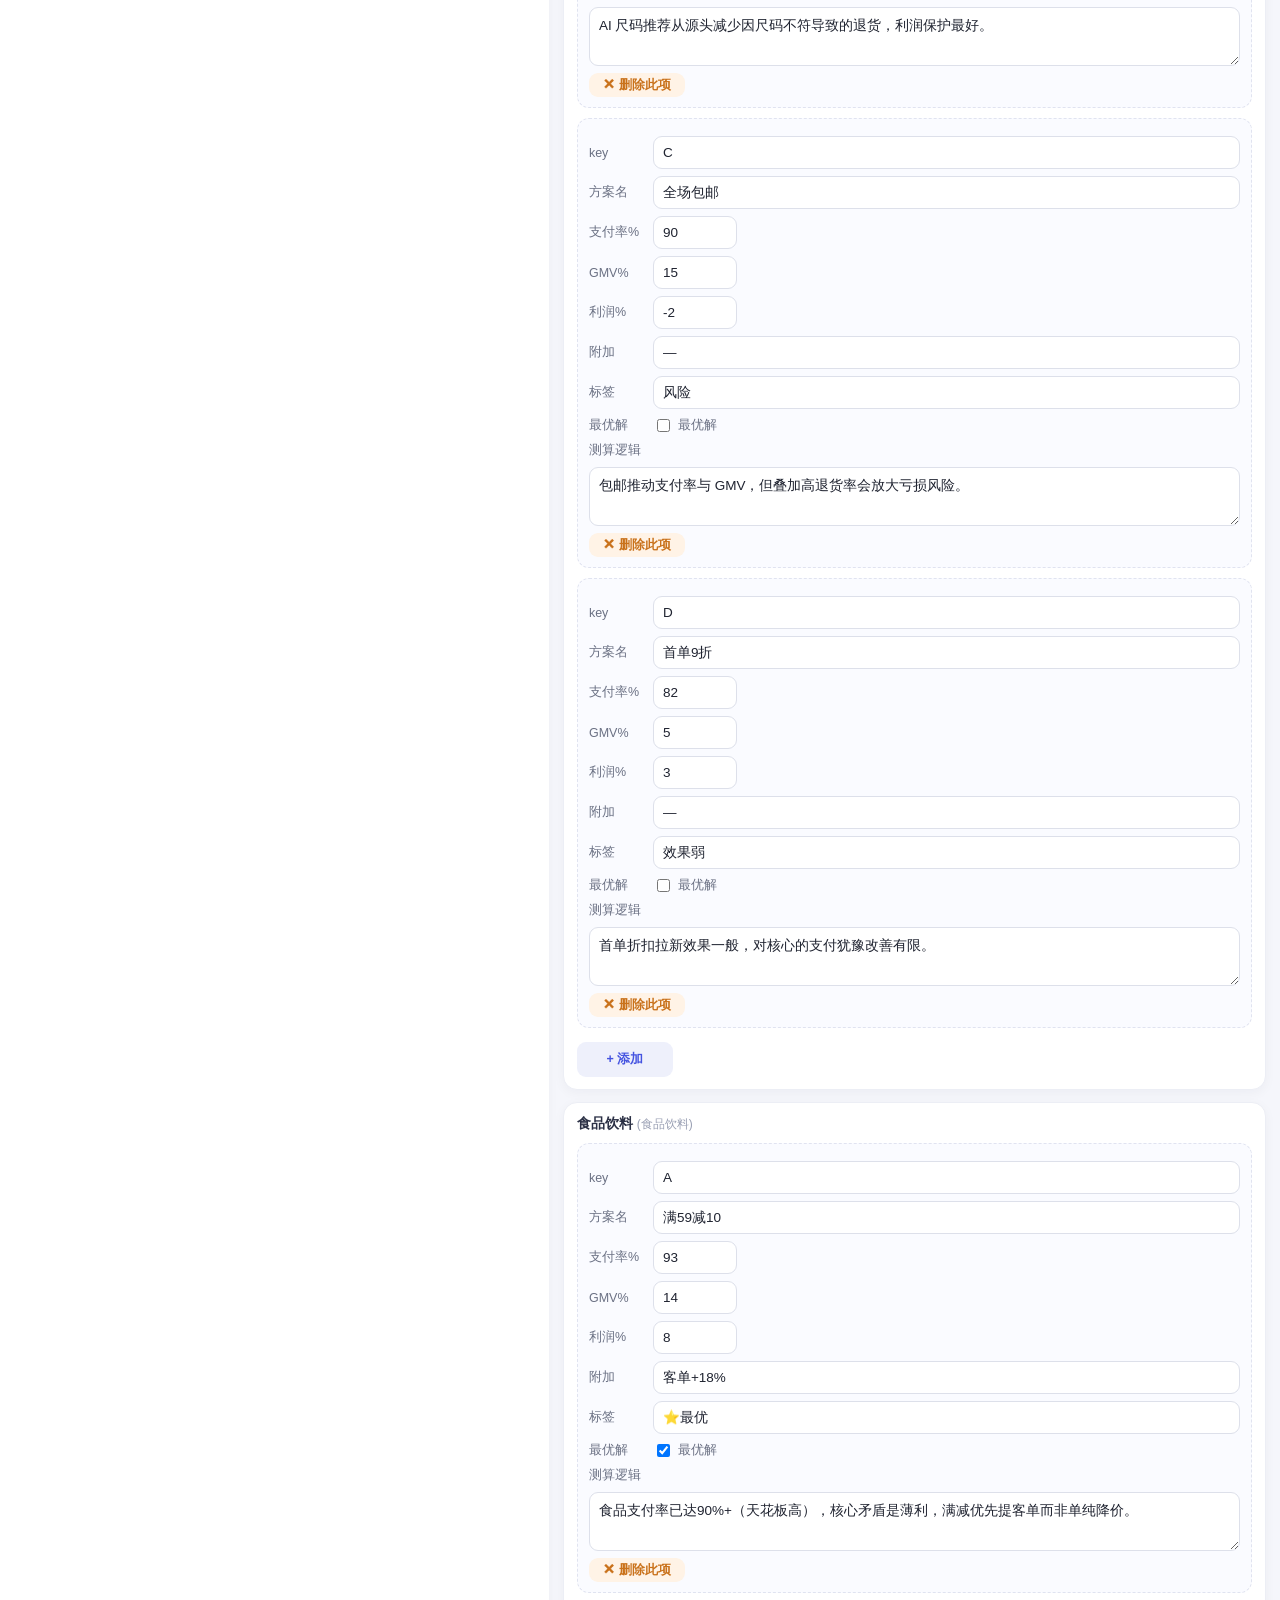
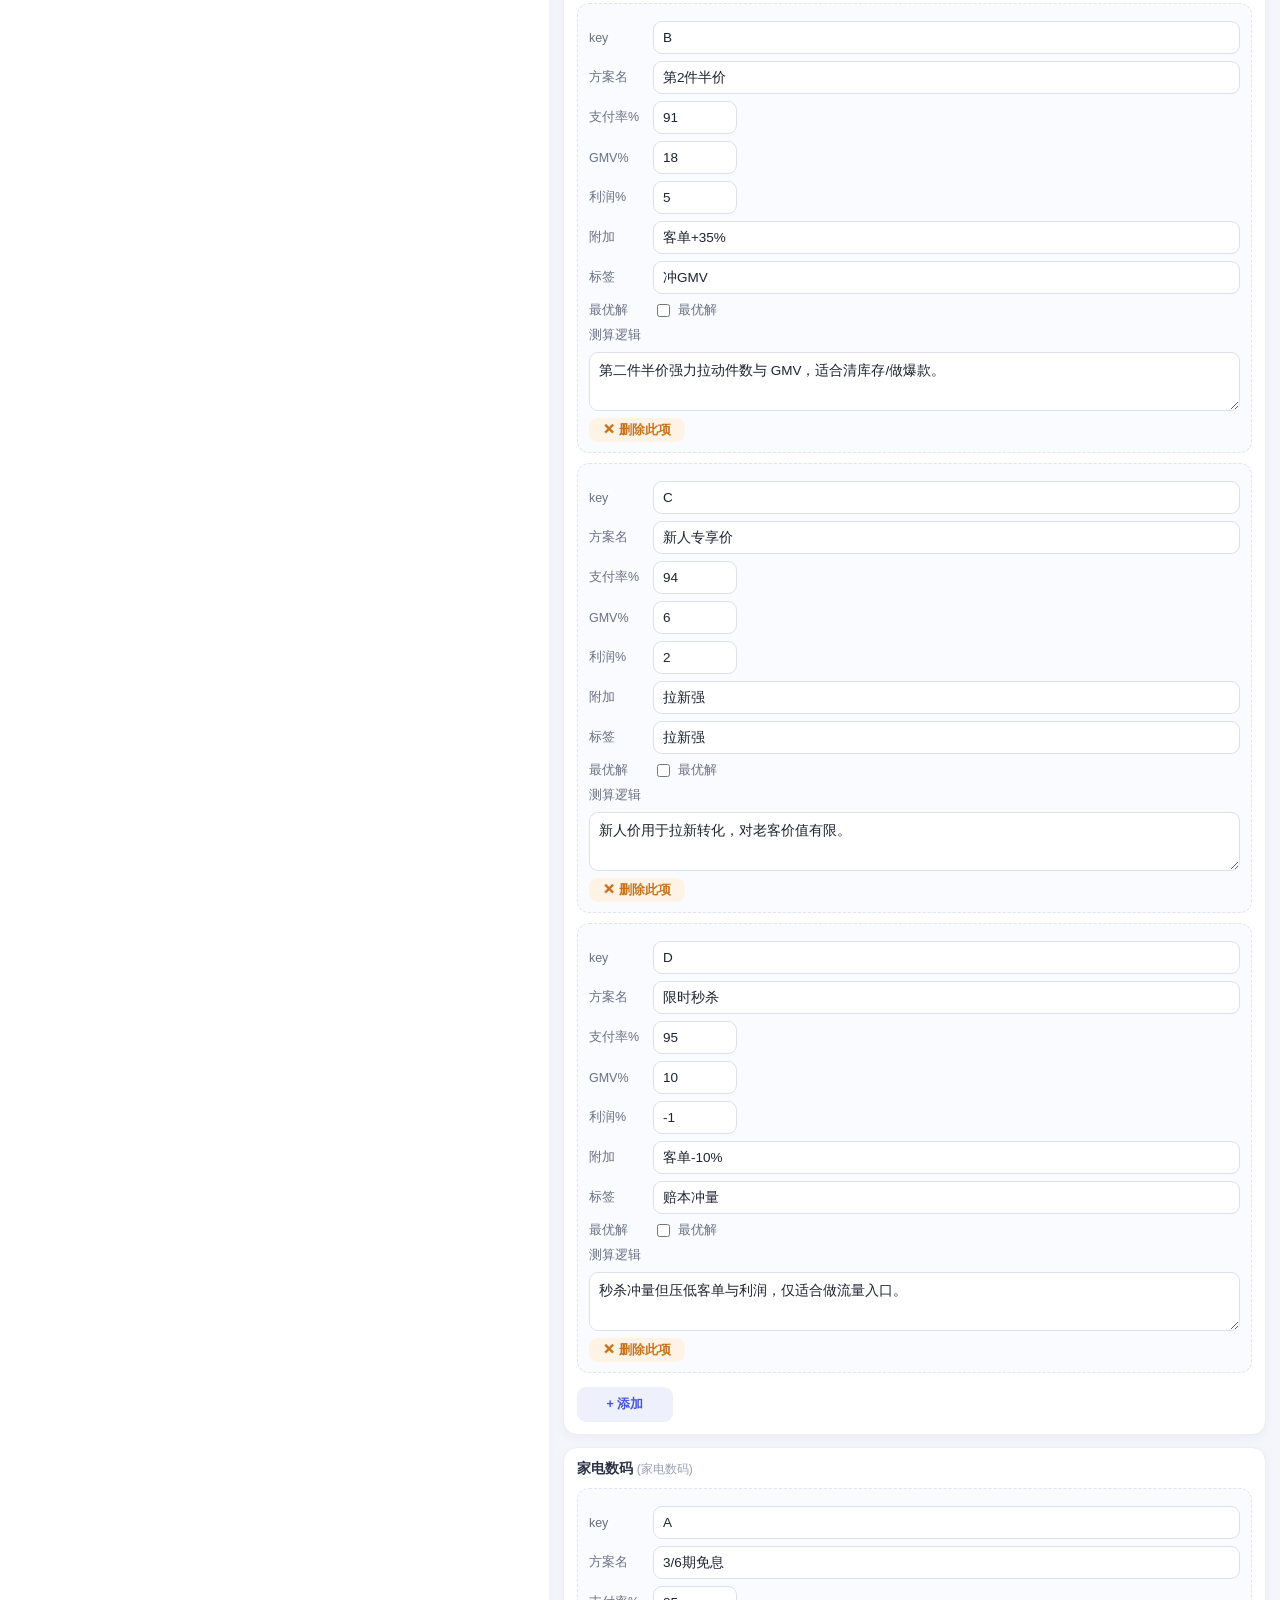
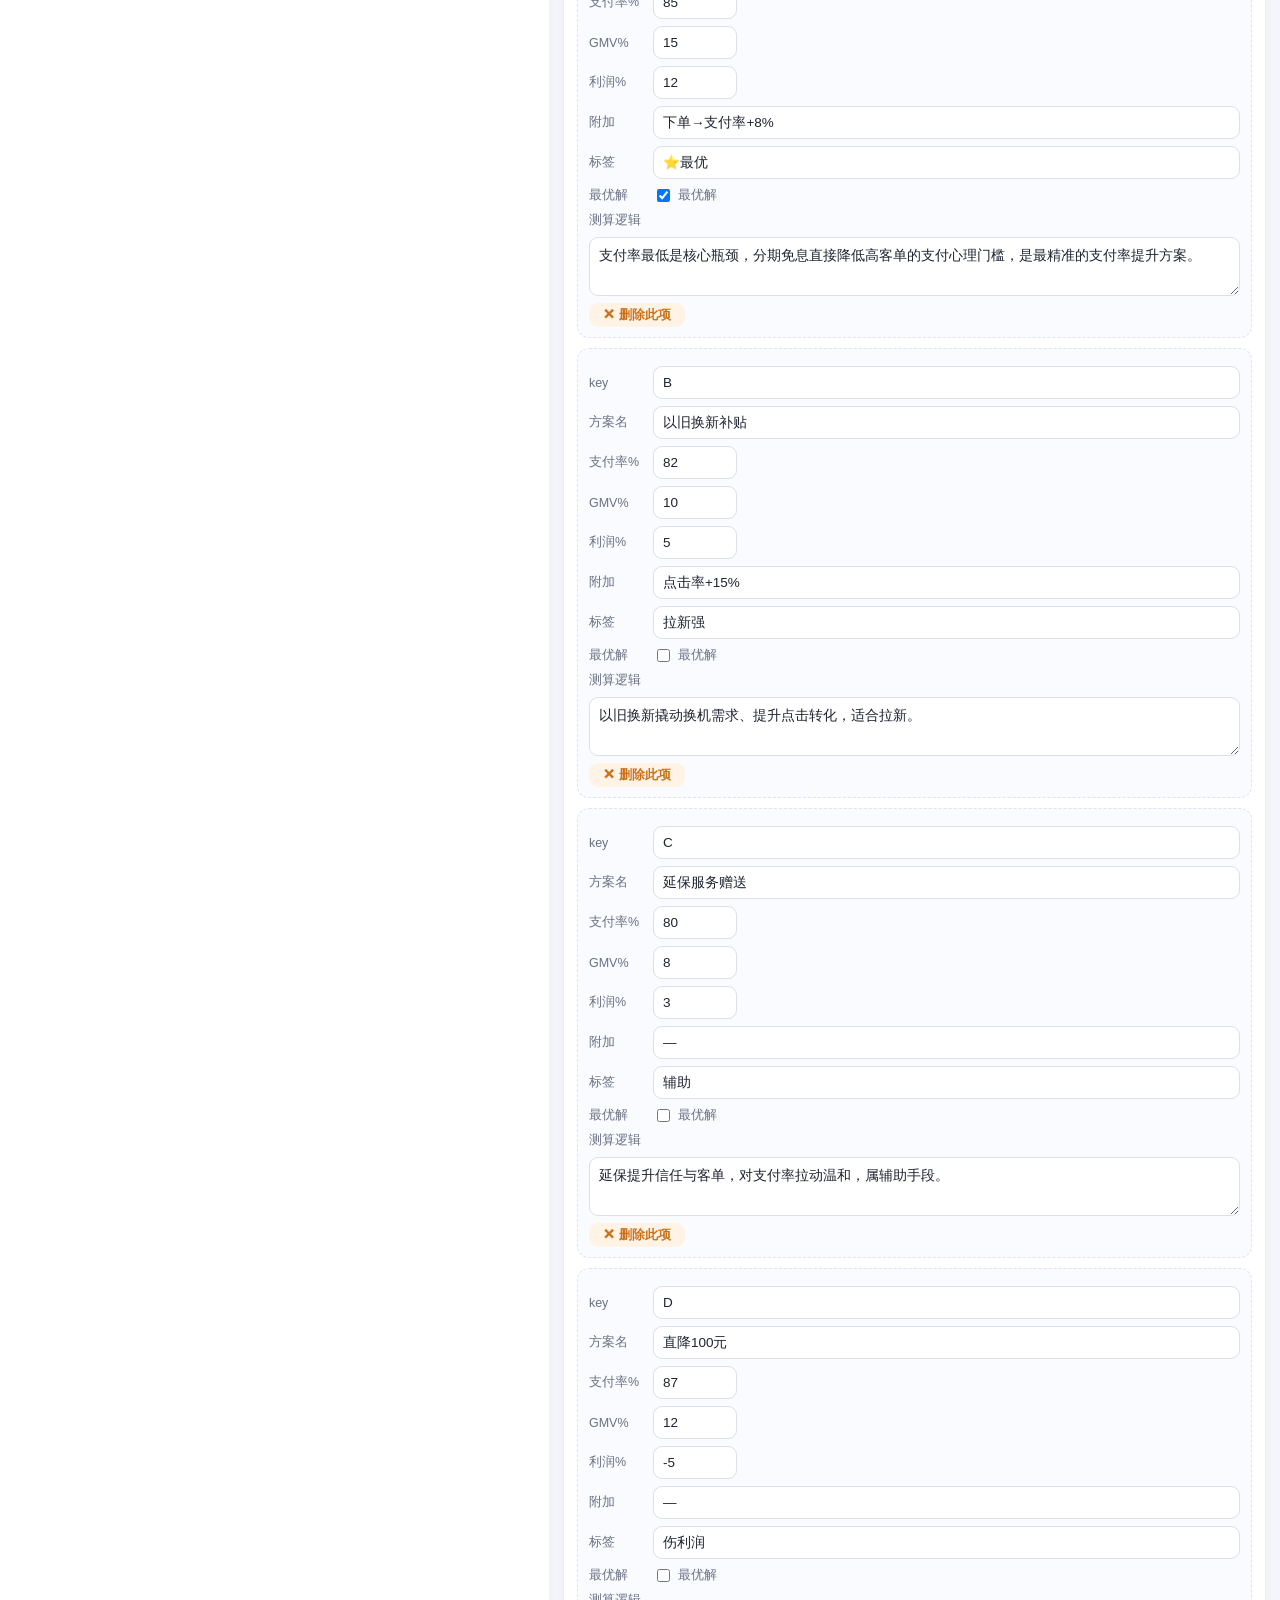
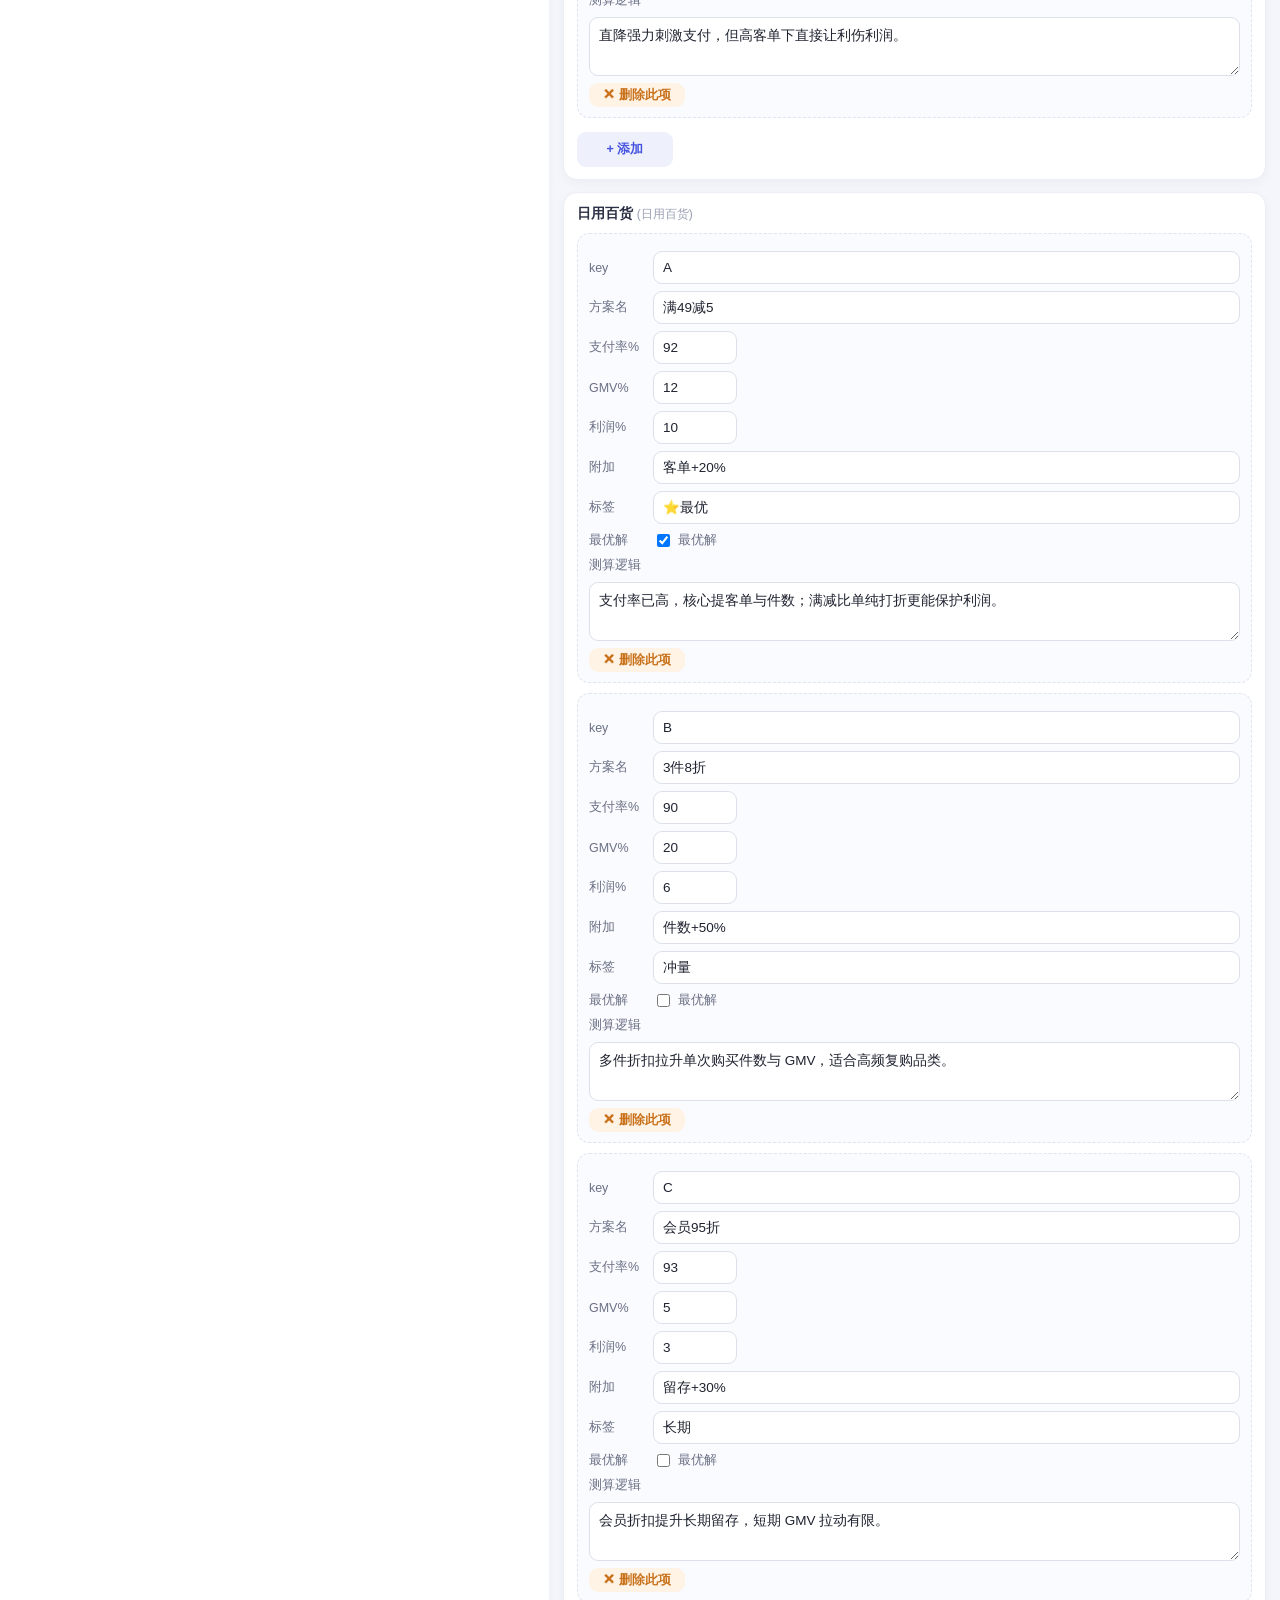
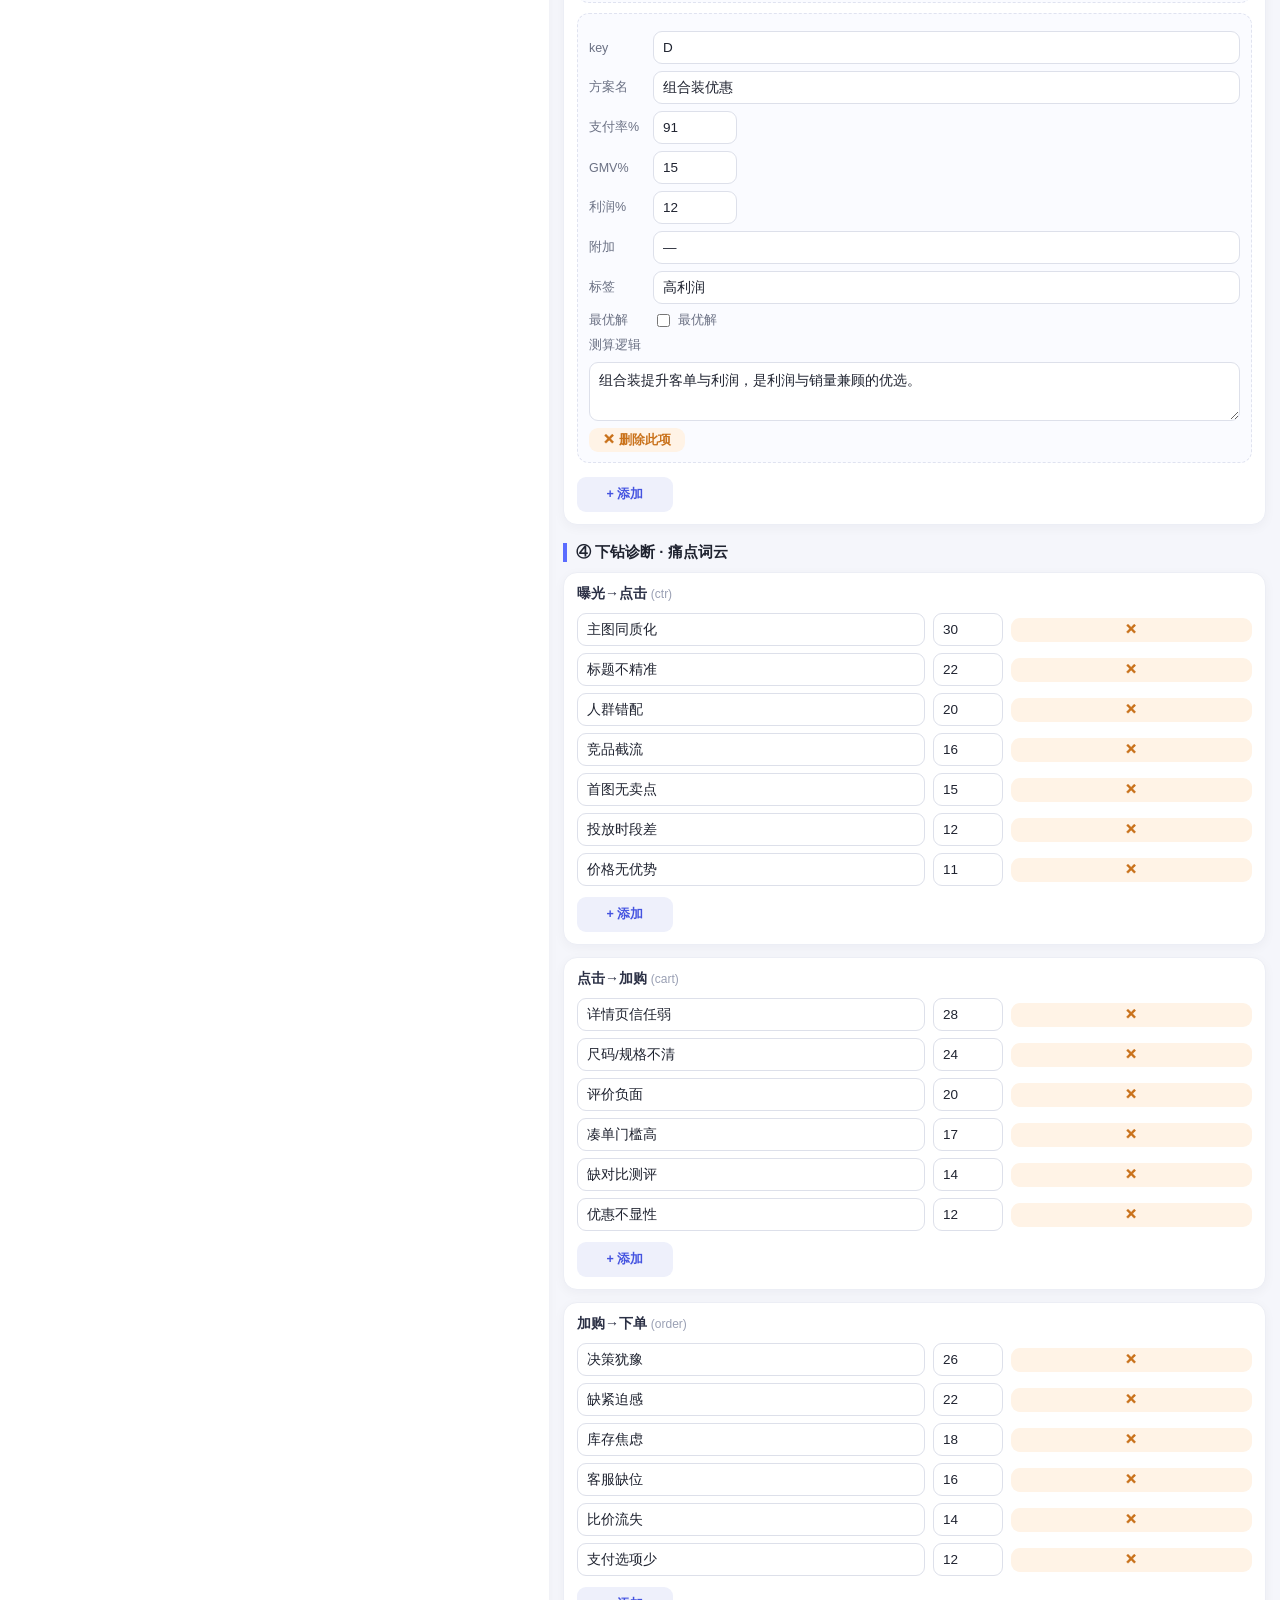
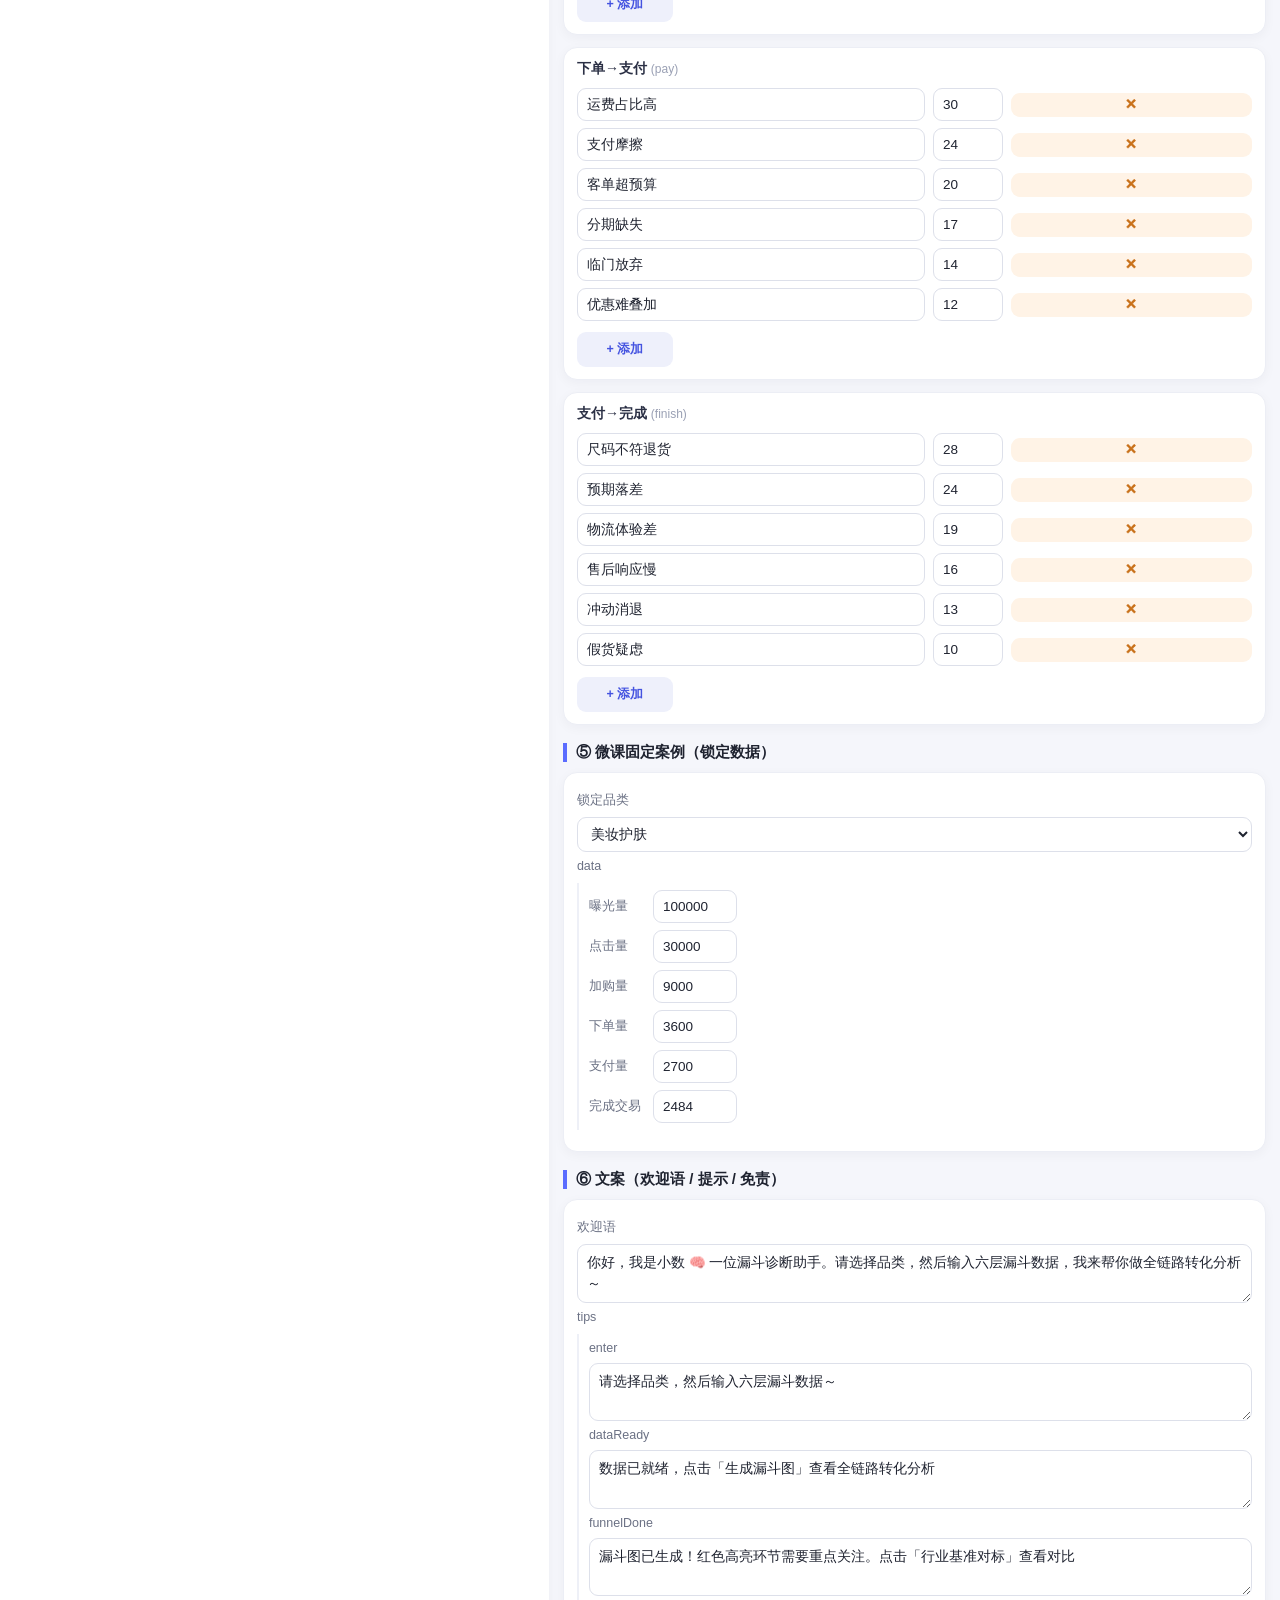
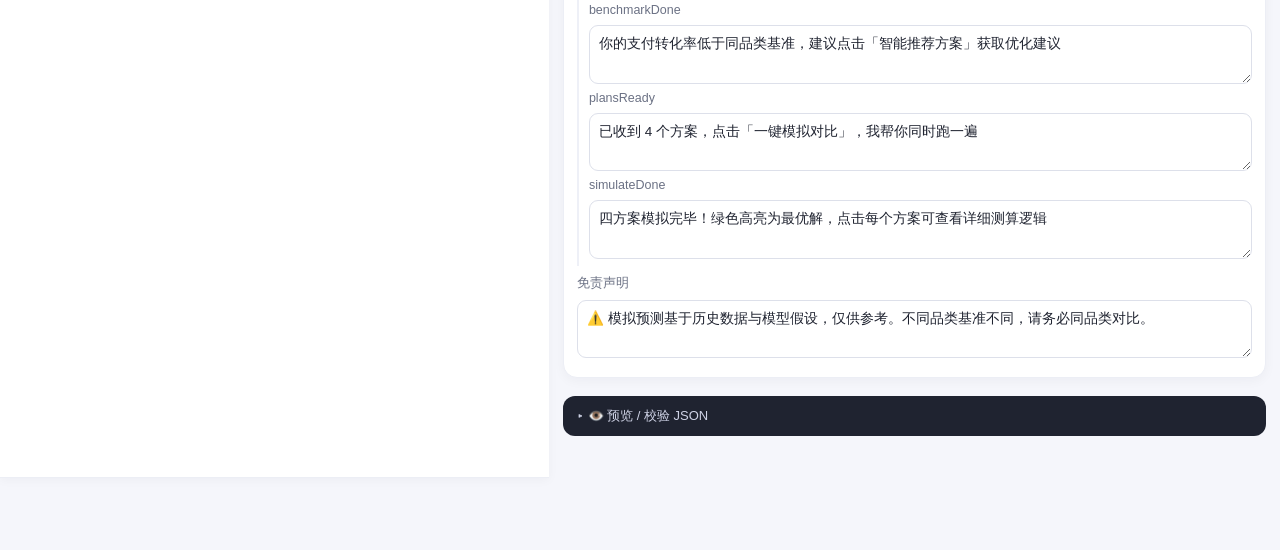
<file: editor.html>
<!DOCTYPE html>
<html lang="zh-CN">
<head>
  <meta charset="UTF-8" />
  <meta name="viewport" content="width=device-width, initial-scale=1.0, maximum-scale=1.0, user-scalable=no" />
  <title>基准数据在线编辑器 · 小数漏斗诊断助手</title>
  <link rel="stylesheet" href="css/style.css" />
  <link rel="stylesheet" href="kit/kit.css" />
</head>
<body>
  <header class="ed-header">
    <div class="ed-header-inner">
      <h1>🛠️ 基准数据在线编辑器</h1>
      <a class="ed-back" href="index.html">← 返回主程序</a>
    </div>
    <nav class="ed-nav">
      <a href="#sec-bench">① 行业基准</a>
      <a href="#sec-logic">② 基准依据</a>
      <a href="#sec-plans">③ 智能方案</a>
      <a href="#sec-pain">④ 痛点词云</a>
      <a href="#sec-course">⑤ 微课案例</a>
      <a href="#sec-copy">⑥ 文案</a>
    </nav>
  </header>

  <main class="ed-main">
    <p class="ed-intro">
      <b>可视化编辑</b>全部参考数据，无需手改 JSON。点 <b>保存（本地）</b> 写入浏览器，与主程序共用同一存储，打开主程序即生效；
      点 <b>导出 JSON</b> 下载 <code>benchmark.json</code>，提交到仓库根目录后，所有人用主程序的「一键更新」即可同步。
    </p>

    <section id="sec-bench" class="ed-sec">
      <h2>① 行业基准（五段转化率区间 %）</h2>
      <div id="ed-bench"></div>
    </section>

    <section id="sec-logic" class="ed-sec">
      <h2>② 基准设计依据（透明度说明）</h2>
      <div id="ed-logic"></div>
    </section>

    <section id="sec-plans" class="ed-sec">
      <h2>③ 智能方案推荐 + 模拟结果</h2>
      <div id="ed-plans"></div>
    </section>

    <section id="sec-pain" class="ed-sec">
      <h2>④ 下钻诊断 · 痛点词云</h2>
      <div id="ed-pain"></div>
    </section>

    <section id="sec-course" class="ed-sec">
      <h2>⑤ 微课固定案例（锁定数据）</h2>
      <div id="ed-course"></div>
    </section>

    <section id="sec-copy" class="ed-sec">
      <h2>⑥ 文案（欢迎语 / 提示 / 免责）</h2>
      <div id="ed-copy"></div>
    </section>

    <section class="ed-sec">
      <details class="ed-json-wrap">
        <summary>👁️ 预览 / 校验 JSON</summary>
        <pre id="ed-json"></pre>
      </details>
    </section>
  </main>

  <div class="ed-actionbar">
    <button class="btn btn-sm btn-primary" id="ed-save">💾 保存</button>
    <button class="btn btn-sm" id="ed-export">⬇️ 导出</button>
    <button class="btn btn-sm" id="ed-import">⬆️ 导入</button>
    <input type="file" id="ed-file" accept=".json,application/json" hidden />
    <button class="btn btn-sm btn-warn" id="ed-reset">↺ 默认</button>
    <span class="ed-status" id="ed-status"></span>
  </div>

  <script src="kit/config.js"></script>
  <script src="kit/editor.js"></script>
  <script src="js/data.js"></script>
  <script src="js/funnel-editor.js"></script>
</body>
</html>
</file>
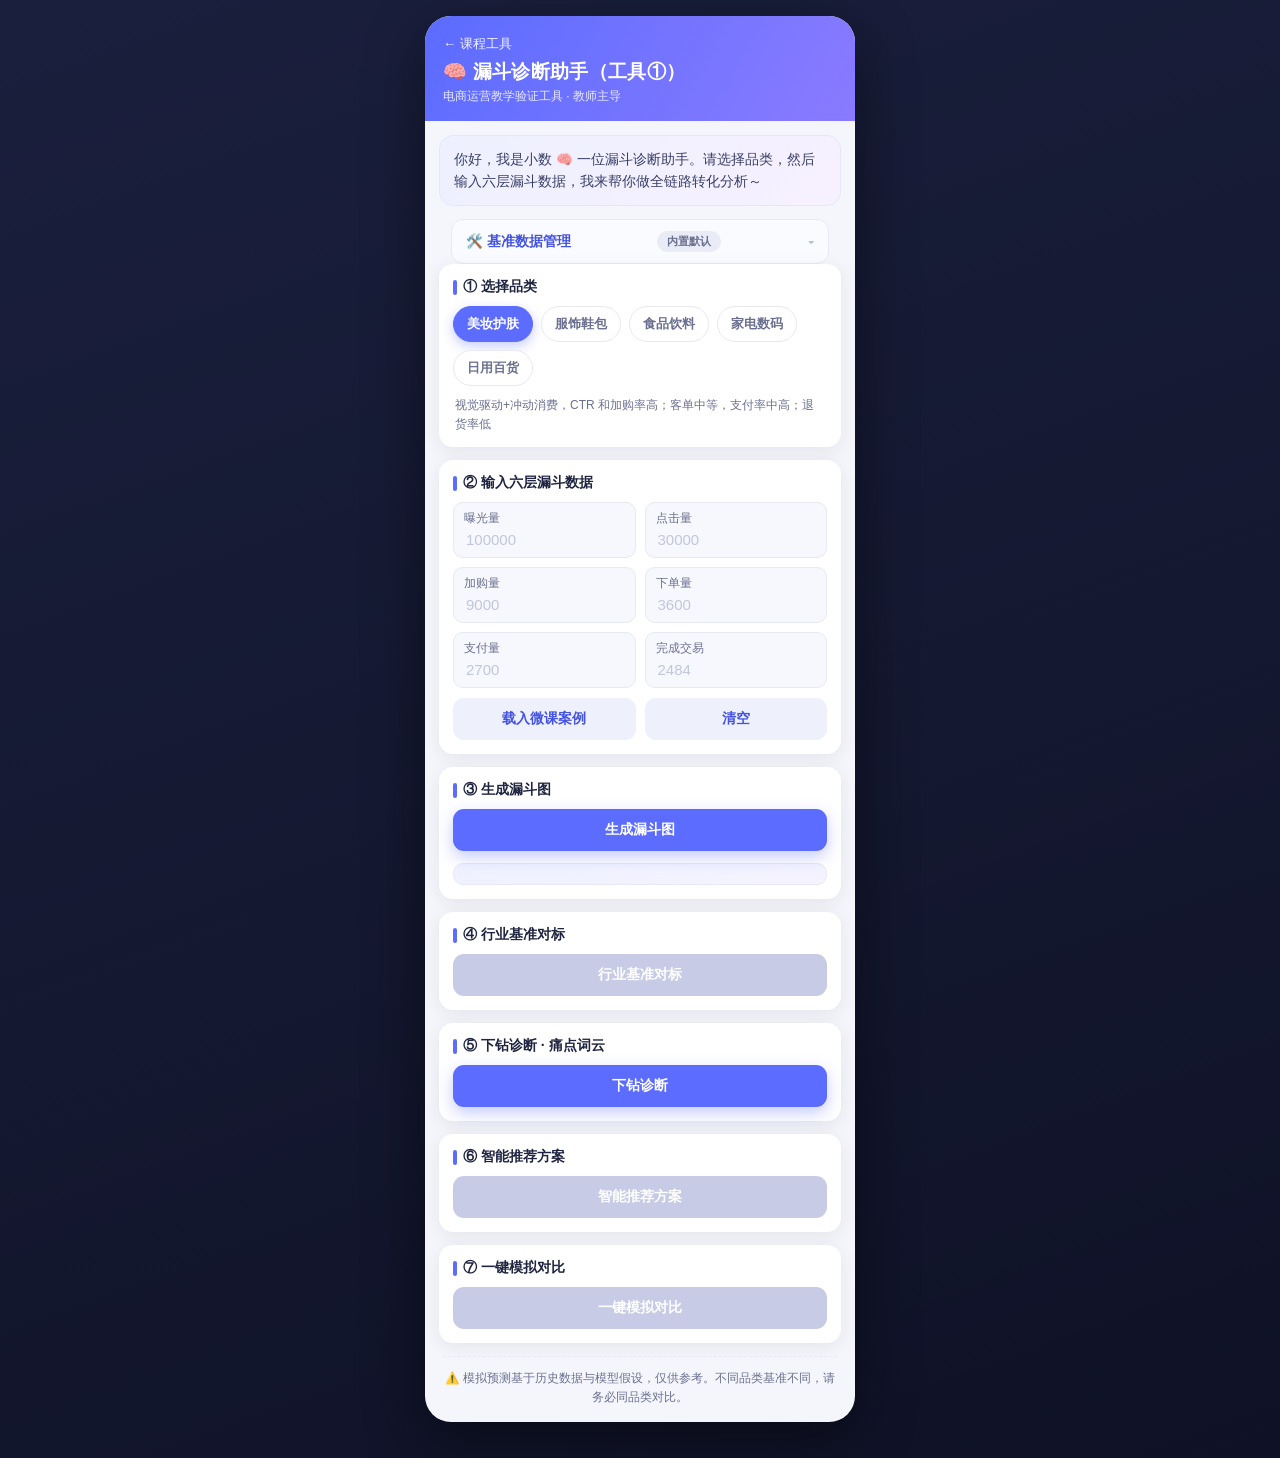
<file: funnel.html>
<!DOCTYPE html>
<html lang="zh-CN">
<head>
  <meta charset="UTF-8" />
  <meta name="viewport" content="width=device-width, initial-scale=1.0, maximum-scale=1.0, user-scalable=no, viewport-fit=cover" />
  <meta name="theme-color" content="#5b6cff" />
  <title>漏斗诊断助手（工具①）· 小数</title>
  <meta name="description" content="电商数据分析教学工具：输入六层漏斗数据，生成漏斗图、行业基准对标、智能推荐方案与四方案模拟对比。纯前端，无需后端。" />
  <link rel="stylesheet" href="css/style.css" />
  <link rel="stylesheet" href="css/home.css" />
</head>
<body>
  <div class="phone">
    <!-- 顶部标题栏 -->
    <header class="app-bar">
      <a class="app-bar-back" href="index.html">← 课程工具</a>
      <div class="app-bar-title">🧠 漏斗诊断助手（工具①）</div>
      <div class="app-bar-sub">电商运营教学验证工具 · 教师主导</div>
    </header>

    <main class="screen">
      <!-- 欢迎语 -->
      <section class="welcome" id="welcome"></section>

      <!-- 基准数据管理（导入 / 导出 / 一键更新 / 恢复默认） -->
      <details class="data-mgr" id="data-mgr">
        <summary class="data-mgr-sum">
          <span>🛠️ 基准数据管理</span>
          <span class="src-badge" id="src-badge">内置默认</span>
        </summary>
        <div class="data-mgr-body">
          <p class="dm-hint">基准、方案、词云等参考数据均可编辑。修改后导出 JSON，下次可一键更新，保持数据最新。</p>
          <div class="dm-actions">
            <button class="btn btn-sm" id="btn-export">⬇️ 导出当前JSON</button>
            <button class="btn btn-sm" id="btn-import">⬆️ 导入JSON文件</button>
            <input type="file" id="file-import" accept=".json,application/json" hidden />
            <button class="btn btn-sm btn-warn" id="btn-reset-config">↺ 恢复内置默认</button>
            <a class="btn btn-sm btn-primary" id="btn-editor" href="editor.html" style="text-decoration:none;display:inline-flex;align-items:center;">🖊️ 在线编辑</a>
          </div>
          <div class="dm-update">
            <label class="dm-url-label" for="update-url">一键更新地址</label>
            <div class="dm-url-row">
              <input type="text" id="update-url" class="dm-url" placeholder="./benchmark.json" value="./benchmark.json" inputmode="url" />
              <button class="btn btn-sm btn-primary" id="btn-fetch-update">🔄 一键更新</button>
            </div>
          </div>
          <p class="dm-note" id="dm-note"></p>
        </div>
      </details>

      <!-- 品类选择 -->
      <section class="block">
        <div class="block-title">① 选择品类</div>
        <div class="cat-chips" id="cat-chips"></div>
        <p class="bench-logic" id="bench-logic"></p>
        <span class="lock-badge" id="lock-badge">✦ 微课案例已锁定</span>
      </section>

      <!-- 数据输入 -->
      <section class="block">
        <div class="block-title">② 输入六层漏斗数据</div>
        <div class="input-grid">
          <label class="field"><span>曝光量</span><input id="in-exposure" type="number" inputmode="numeric" placeholder="100000" /></label>
          <label class="field"><span>点击量</span><input id="in-click" type="number" inputmode="numeric" placeholder="30000" /></label>
          <label class="field"><span>加购量</span><input id="in-cart" type="number" inputmode="numeric" placeholder="9000" /></label>
          <label class="field"><span>下单量</span><input id="in-order" type="number" inputmode="numeric" placeholder="3600" /></label>
          <label class="field"><span>支付量</span><input id="in-pay" type="number" inputmode="numeric" placeholder="2700" /></label>
          <label class="field"><span>完成交易</span><input id="in-finish" type="number" inputmode="numeric" placeholder="2484" /></label>
        </div>
        <div class="btn-row">
          <button class="btn btn-ghost" id="btn-course">载入微课案例</button>
          <button class="btn btn-ghost" id="btn-reset">清空</button>
        </div>
      </section>

      <!-- 漏斗图 -->
      <section class="block">
        <div class="block-title">③ 生成漏斗图</div>
        <button class="btn btn-primary" id="btn-funnel">生成漏斗图</button>
        <div class="funnel-wrap" id="funnel-wrap"></div>
        <div class="funnel-overall" id="funnel-overall"></div>
      </section>

      <!-- 行业基准对标（含漏斗图对比） -->
      <section class="block">
        <div class="block-title">④ 行业基准对标</div>
        <button class="btn btn-primary" id="btn-bench">行业基准对标</button>
        <div class="benchmark-wrap" id="benchmark-wrap"></div>
      </section>

      <!-- 下钻诊断 · 痛点词云 -->
      <section class="block">
        <div class="block-title">⑤ 下钻诊断 · 痛点词云</div>
        <button class="btn btn-primary" id="btn-drill">下钻诊断</button>
        <div class="drill-wrap" id="drill-wrap"></div>
      </section>

      <!-- 智能推荐方案 -->
      <section class="block">
        <div class="block-title">⑥ 智能推荐方案</div>
        <button class="btn btn-primary" id="btn-plans">智能推荐方案</button>
        <div class="plans-wrap" id="plans-wrap"></div>
      </section>

      <!-- 一键模拟对比 -->
      <section class="block">
        <div class="block-title">⑦ 一键模拟对比</div>
        <button class="btn btn-primary" id="btn-compare">一键模拟对比</button>
        <div class="compare-wrap" id="compare-wrap"></div>
      </section>

      <!-- 免责声明 -->
      <footer class="disclaimer" id="disclaimer"></footer>
    </main>
  </div>

  <div class="toast" id="toast"></div>

  <script src="vendor/echarts.min.js"></script>
  <script src="vendor/echarts-wordcloud.min.js"></script>
  <script src="kit/config.js"></script>
  <script src="js/data.js"></script>
  <script src="js/app.js"></script>
</body>
</html>
</file>
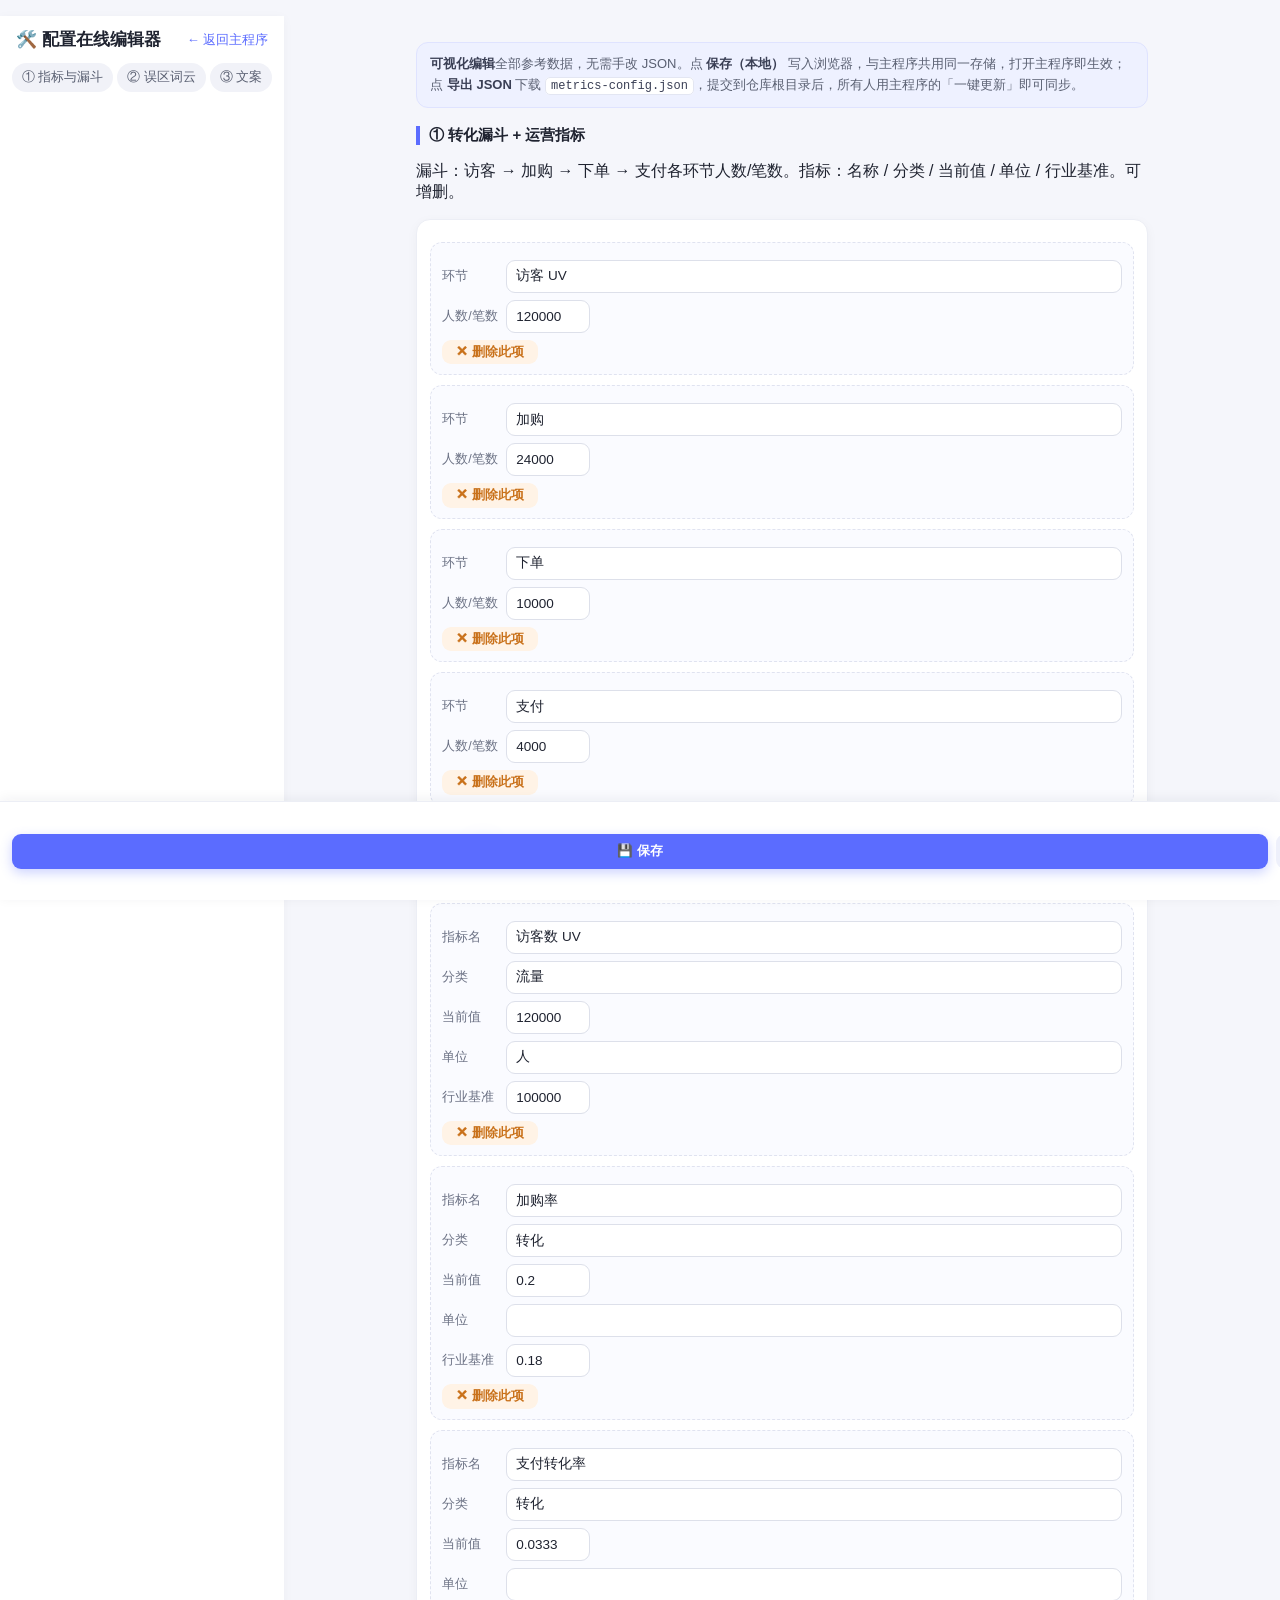
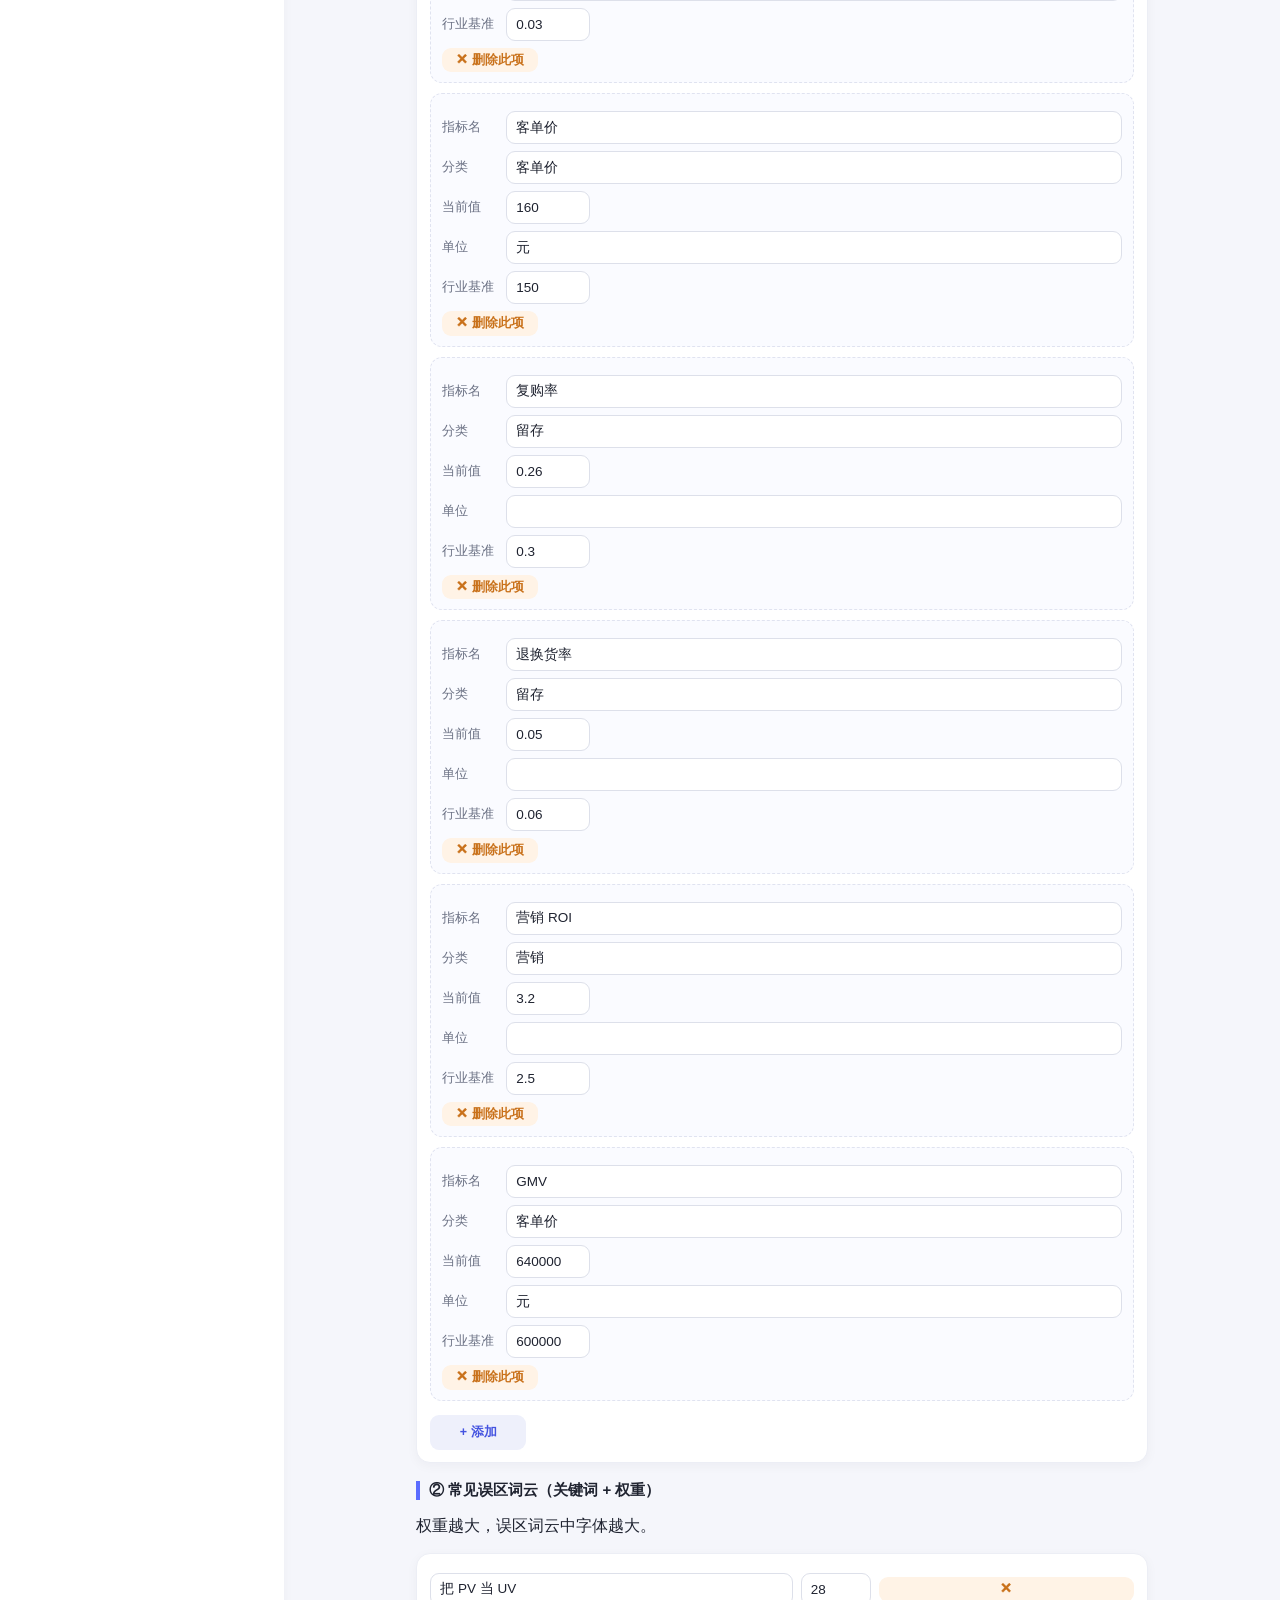
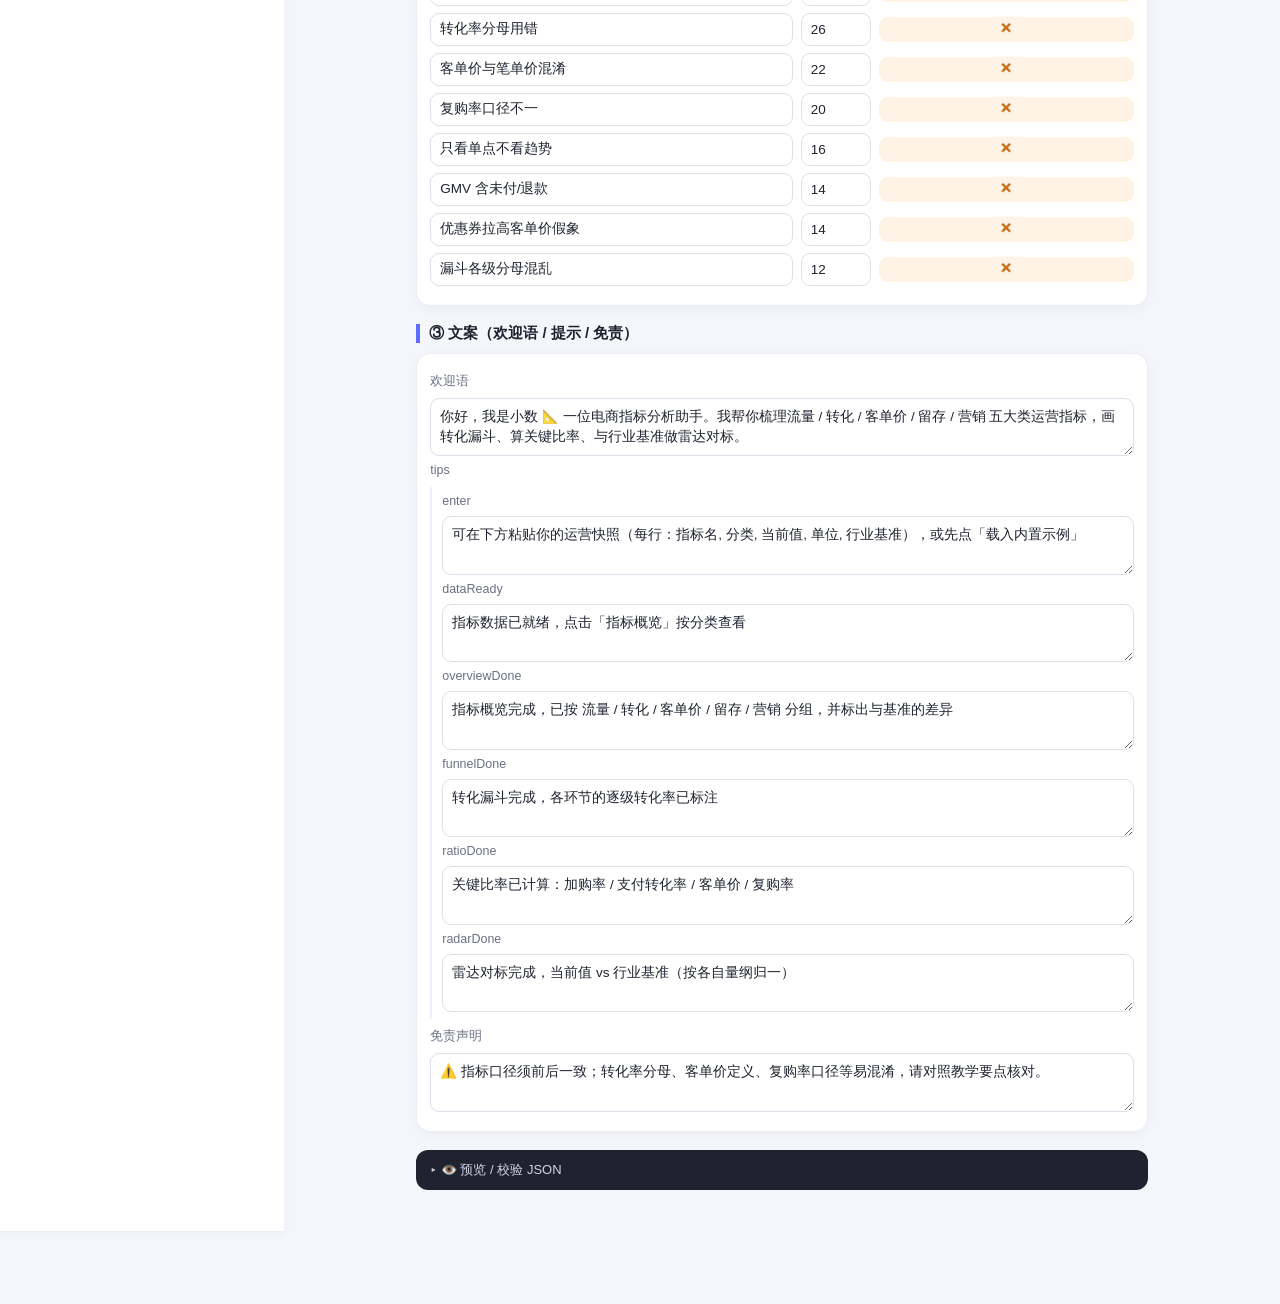
<file: metrics-editor.html>
<!DOCTYPE html>
<html lang="zh-CN">
<head>
  <meta charset="UTF-8" />
  <meta name="viewport" content="width=device-width, initial-scale=1.0, maximum-scale=1.0, user-scalable=no" />
  <title>配置在线编辑器 · 电商各类指标</title>
  <link rel="stylesheet" href="css/style.css" />
  <link rel="stylesheet" href="kit/kit.css" />
</head>
<body>
  <header class="ed-header">
    <div class="ed-header-inner">
      <h1>🛠️ 配置在线编辑器</h1>
      <a class="ed-back" href="metrics.html">← 返回主程序</a>
    </div>
    <nav class="ed-nav">
      <a href="#sec-m">① 指标与漏斗</a>
      <a href="#sec-pit">② 误区词云</a>
      <a href="#sec-copy">③ 文案</a>
    </nav>
  </header>

  <main class="ed-main">
    <p class="ed-intro">
      <b>可视化编辑</b>全部参考数据，无需手改 JSON。点 <b>保存（本地）</b> 写入浏览器，与主程序共用同一存储，打开主程序即生效；
      点 <b>导出 JSON</b> 下载 <code>metrics-config.json</code>，提交到仓库根目录后，所有人用主程序的「一键更新」即可同步。
    </p>

    <section id="sec-m" class="ed-sec">
      <h2>① 转化漏斗 + 运营指标</h2>
      <p class="ed-sec-hint">漏斗：访客 → 加购 → 下单 → 支付各环节人数/笔数。指标：名称 / 分类 / 当前值 / 单位 / 行业基准。可增删。</p>
      <div id="ed-funnel"></div>
      <div id="ed-indicators"></div>
    </section>

    <section id="sec-pit" class="ed-sec">
      <h2>② 常见误区词云（关键词 + 权重）</h2>
      <p class="ed-sec-hint">权重越大，误区词云中字体越大。</p>
      <div id="ed-pitfalls"></div>
    </section>

    <section id="sec-copy" class="ed-sec">
      <h2>③ 文案（欢迎语 / 提示 / 免责）</h2>
      <div id="ed-copy"></div>
    </section>

    <section class="ed-sec">
      <details class="ed-json-wrap">
        <summary>👁️ 预览 / 校验 JSON</summary>
        <pre id="ed-json"></pre>
      </details>
    </section>
  </main>

  <div class="ed-actionbar">
    <button class="btn btn-sm btn-primary" id="ed-save">💾 保存</button>
    <button class="btn btn-sm" id="ed-export">⬇️ 导出</button>
    <button class="btn btn-sm" id="ed-import">⬆️ 导入</button>
    <input type="file" id="ed-file" accept=".json,application/json" hidden />
    <button class="btn btn-sm btn-warn" id="ed-reset">↺ 默认</button>
    <span class="ed-status" id="ed-status"></span>
  </div>

  <script src="kit/config.js"></script>
  <script src="kit/editor.js"></script>
  <script src="js/metrics-config.js"></script>
  <script src="js/metrics-editor.js"></script>
</body>
</html>
</file>
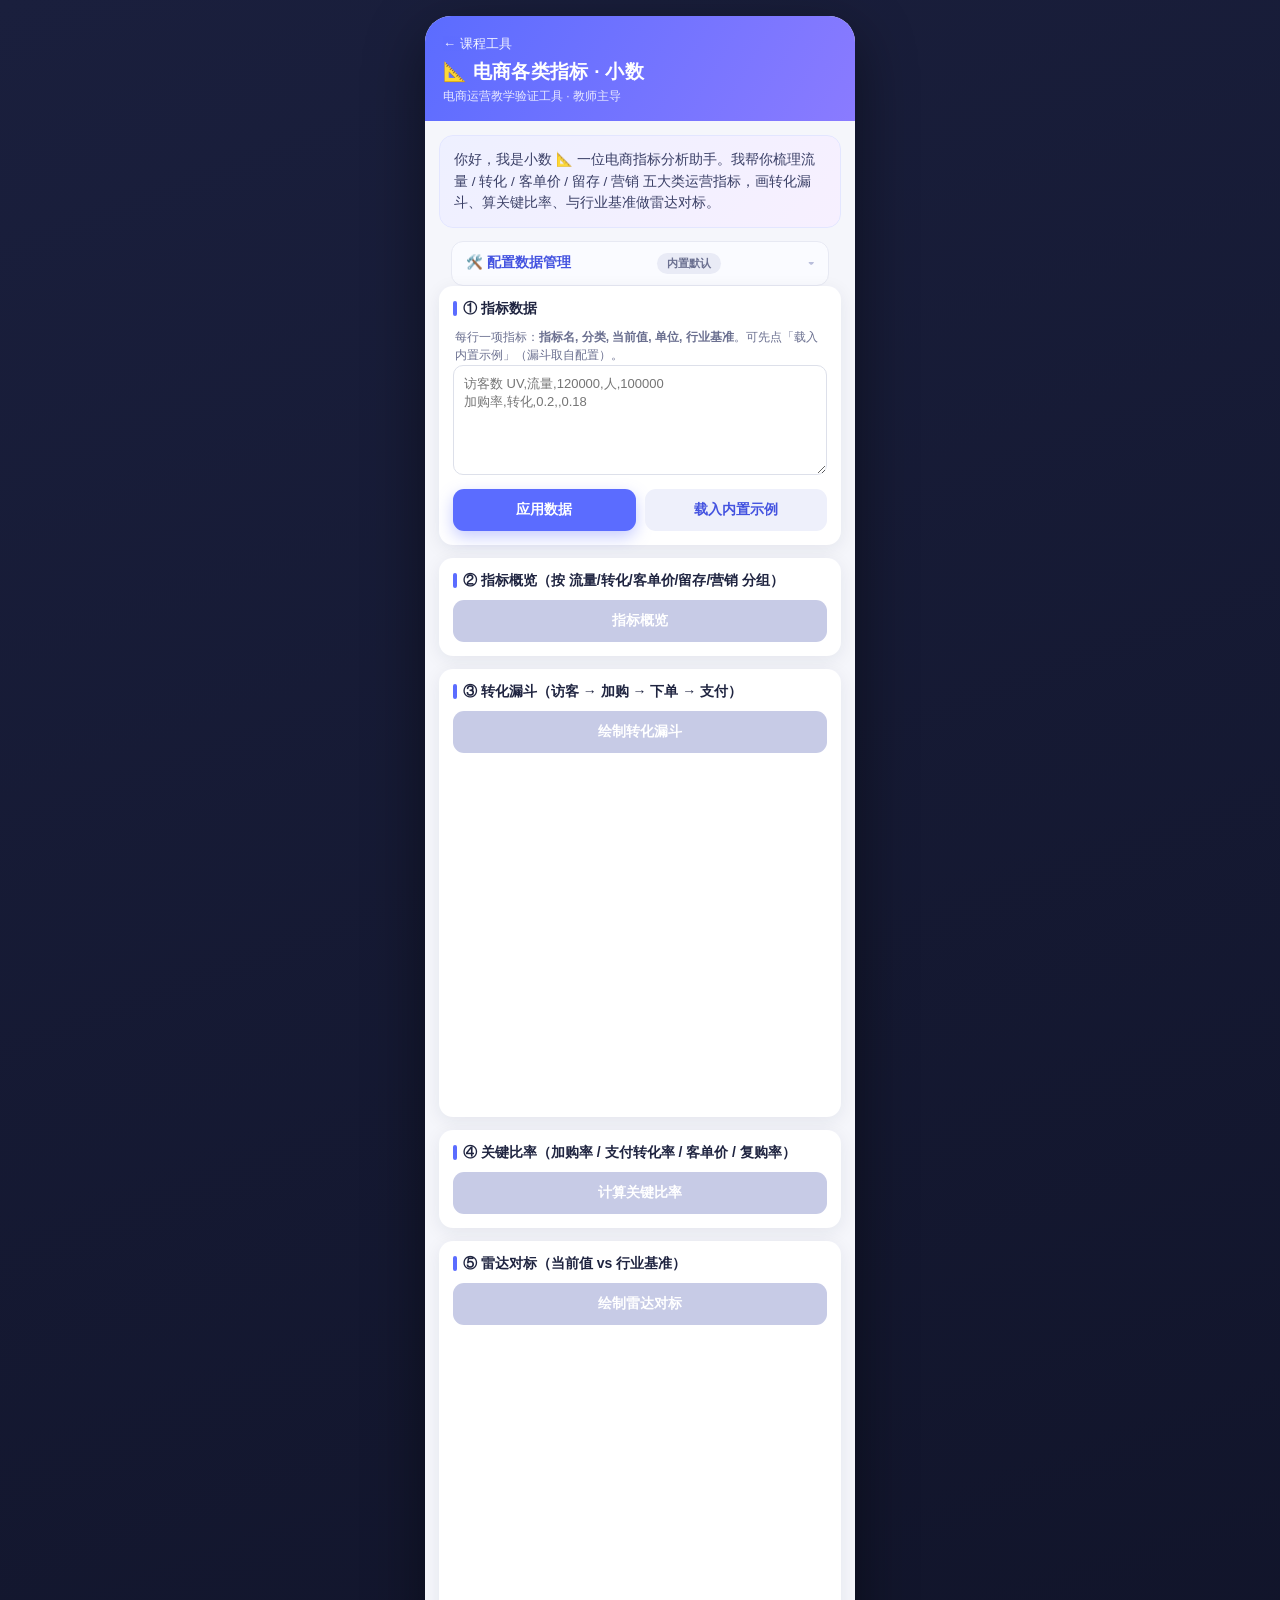
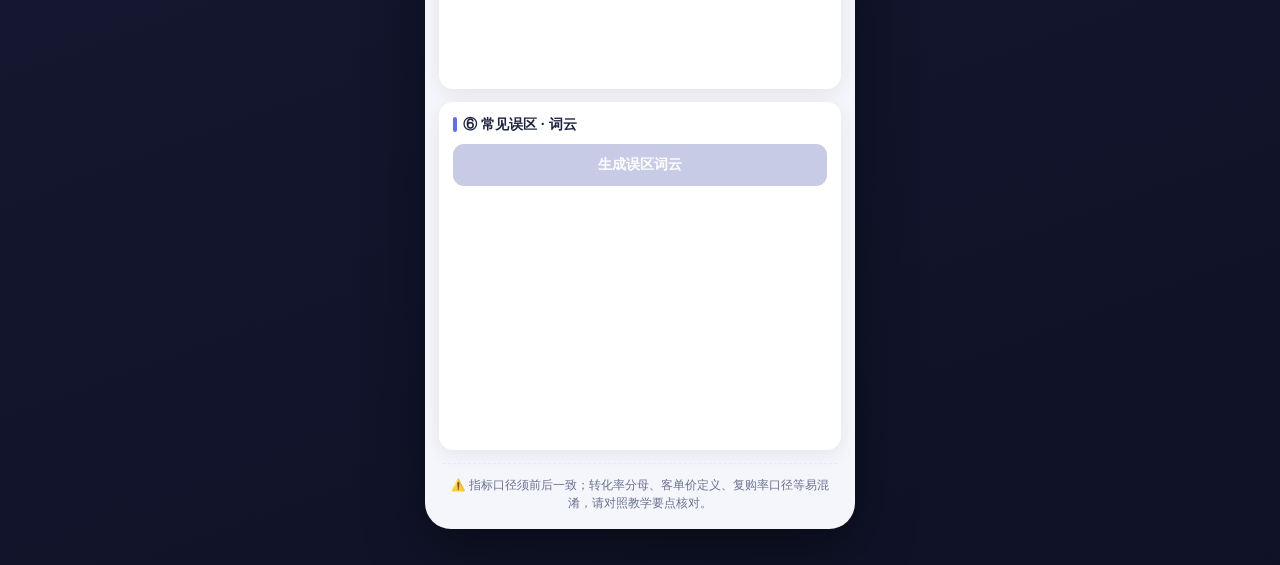
<file: metrics.html>
<!DOCTYPE html>
<html lang="zh-CN">
<head>
  <meta charset="UTF-8" />
  <meta name="viewport" content="width=device-width, initial-scale=1.0, maximum-scale=1.0, user-scalable=no, viewport-fit=cover" />
  <meta name="theme-color" content="#5b6cff" />
  <title>电商各类指标 · 小数</title>
  <meta name="description" content="电商数据分析教学工具：梳理流量/转化/客单价/留存/营销五大类指标，画转化漏斗、算关键比率、与行业基准做雷达对标。纯前端，无需后端。" />
  <link rel="stylesheet" href="css/style.css" />
  <style>
    .metrics-chart { width: 100%; height: 340px; margin-top: 10px; }
    #metrics-cloud-wrap { width: 100%; height: 240px; margin-top: 10px; }
    .metrics-input { width: 100%; min-height: 110px; border: 1px solid #dde0ea; border-radius: 10px; padding: 9px 10px; font-size: 13px; font-family: inherit; resize: vertical; }
    /* 指标概览卡片 */
    .mk-group { margin-top: 12px; }
    .mk-group-title { font-weight: 700; font-size: 13px; margin-bottom: 6px; }
    .mk-cards { display: grid; grid-template-columns: 1fr 1fr; gap: 8px; }
    .mk-card { border: 1px solid #e7e9f3; border-radius: 10px; padding: 9px 10px; background: #fff; }
    .mk-name { font-size: 12px; color: var(--ink-soft); }
    .mk-val { font-size: 18px; font-weight: 700; color: var(--ink); margin: 3px 0 6px; }
    .mk-bar { position: relative; height: 8px; background: #eef0f6; border-radius: 5px; overflow: hidden; }
    .mk-cur { position: absolute; left: 0; top: 0; height: 100%; border-radius: 5px; }
    .mk-bm { position: absolute; top: -2px; width: 2px; height: 12px; background: #1f2440; opacity: .55; }
    .mk-meta { display: flex; justify-content: space-between; align-items: center; margin-top: 5px; font-size: 11px; }
    .mk-bench { color: var(--ink-soft); }
    .mk-delta.up { color: #1faa6b; } .mk-delta.down { color: #e5484d; }
    /* 比率表 */
    .mk-table { margin-top: 10px; border: 1px solid #e7e9f3; border-radius: 10px; overflow: hidden; }
    .mk-table table { border-collapse: collapse; width: 100%; font-size: 12px; }
    .mk-table th, .mk-table td { padding: 6px 8px; text-align: center; border-bottom: 1px solid #f0f1f7; white-space: nowrap; }
    .mk-table th { background: #f7f8fd; color: var(--ink-soft); }
    .mk-table .rk-ok td:last-child { color: #1faa6b; font-weight: 700; }
    .mk-table .rk-no td:last-child { color: #e5484d; font-weight: 700; }
    .app-bar-back { display: inline-block; font-size: 13px; color: #fff; opacity: .92; text-decoration: none; margin-bottom: 6px; }
    .app-bar-back:hover { opacity: 1; }
  </style>
</head>
<body>
  <div class="phone">
    <header class="app-bar">
      <a class="app-bar-back" href="index.html">← 课程工具</a>
      <div class="app-bar-title">📐 电商各类指标 · 小数</div>
      <div class="app-bar-sub">电商运营教学验证工具 · 教师主导</div>
    </header>

    <main class="screen">
      <section class="welcome" id="metrics-welcome"></section>

      <details class="data-mgr" id="data-mgr">
        <summary class="data-mgr-sum">
          <span>🛠️ 配置数据管理</span>
          <span class="src-badge" id="src-badge">内置默认</span>
        </summary>
        <div class="data-mgr-body">
          <p class="dm-hint">转化漏斗、运营指标、误区词云等均可编辑。修改后导出 JSON，下次可一键更新，保持数据最新。</p>
          <div class="dm-actions">
            <button class="btn btn-sm" id="btn-export">⬇️ 导出当前JSON</button>
            <button class="btn btn-sm" id="btn-import">⬆️ 导入JSON文件</button>
            <input type="file" id="file-import" accept=".json,application/json" hidden />
            <button class="btn btn-sm btn-warn" id="btn-reset-config">↺ 恢复内置默认</button>
            <a class="btn btn-sm btn-primary" id="btn-editor" href="metrics-editor.html" style="text-decoration:none;display:inline-flex;align-items:center;">🖊️ 在线编辑</a>
          </div>
          <div class="dm-update">
            <label class="dm-url-label" for="update-url">一键更新地址</label>
            <div class="dm-url-row">
              <input type="text" id="update-url" class="dm-url" placeholder="./metrics-config.json" value="./metrics-config.json" inputmode="url" />
              <button class="btn btn-sm btn-primary" id="btn-fetch-update">🔄 一键更新</button>
            </div>
          </div>
          <p class="dm-note" id="dm-note"></p>
        </div>
      </details>

      <!-- ① 指标数据 -->
      <section class="block">
        <div class="block-title">① 指标数据</div>
        <p class="bench-logic">每行一项指标：<b>指标名, 分类, 当前值, 单位, 行业基准</b>。可先点「载入内置示例」（漏斗取自配置）。</p>
        <textarea class="metrics-input" id="metrics-input" placeholder="访客数 UV,流量,120000,人,100000&#10;加购率,转化,0.2,,0.18"></textarea>
        <div class="btn-row">
          <button class="btn btn-primary" id="metrics-apply">应用数据</button>
          <button class="btn btn-ghost" id="metrics-load">载入内置示例</button>
        </div>
      </section>

      <!-- ② 指标概览 -->
      <section class="block">
        <div class="block-title">② 指标概览（按 流量/转化/客单价/留存/营销 分组）</div>
        <button class="btn btn-primary" id="metrics-overview" disabled>指标概览</button>
        <div id="metrics-overview-wrap"></div>
      </section>

      <!-- ③ 转化漏斗 -->
      <section class="block">
        <div class="block-title">③ 转化漏斗（访客 → 加购 → 下单 → 支付）</div>
        <button class="btn btn-primary" id="metrics-funnel" disabled>绘制转化漏斗</button>
        <div class="metrics-chart" id="metrics-funnel-wrap"></div>
      </section>

      <!-- ④ 关键比率 -->
      <section class="block">
        <div class="block-title">④ 关键比率（加购率 / 支付转化率 / 客单价 / 复购率）</div>
        <button class="btn btn-primary" id="metrics-ratio" disabled>计算关键比率</button>
        <div id="metrics-ratio-wrap"></div>
      </section>

      <!-- ⑤ 雷达对标 -->
      <section class="block">
        <div class="block-title">⑤ 雷达对标（当前值 vs 行业基准）</div>
        <button class="btn btn-primary" id="metrics-radar" disabled>绘制雷达对标</button>
        <div class="metrics-chart" id="metrics-radar-wrap"></div>
      </section>

      <!-- ⑥ 误区词云 -->
      <section class="block">
        <div class="block-title">⑥ 常见误区 · 词云</div>
        <button class="btn btn-primary" id="metrics-cloud" disabled>生成误区词云</button>
        <div id="metrics-cloud-wrap"></div>
      </section>

      <footer class="disclaimer" id="metrics-disclaimer"></footer>
    </main>
  </div>

  <div class="toast" id="toast"></div>

  <script src="vendor/echarts.min.js"></script>
  <script src="vendor/echarts-wordcloud.min.js"></script>
  <script src="kit/config.js"></script>
  <script src="kit/datamgr.js"></script>
  <script src="js/metrics-config.js"></script>
  <script src="js/metrics-app.js"></script>
</body>
</html>
</file>
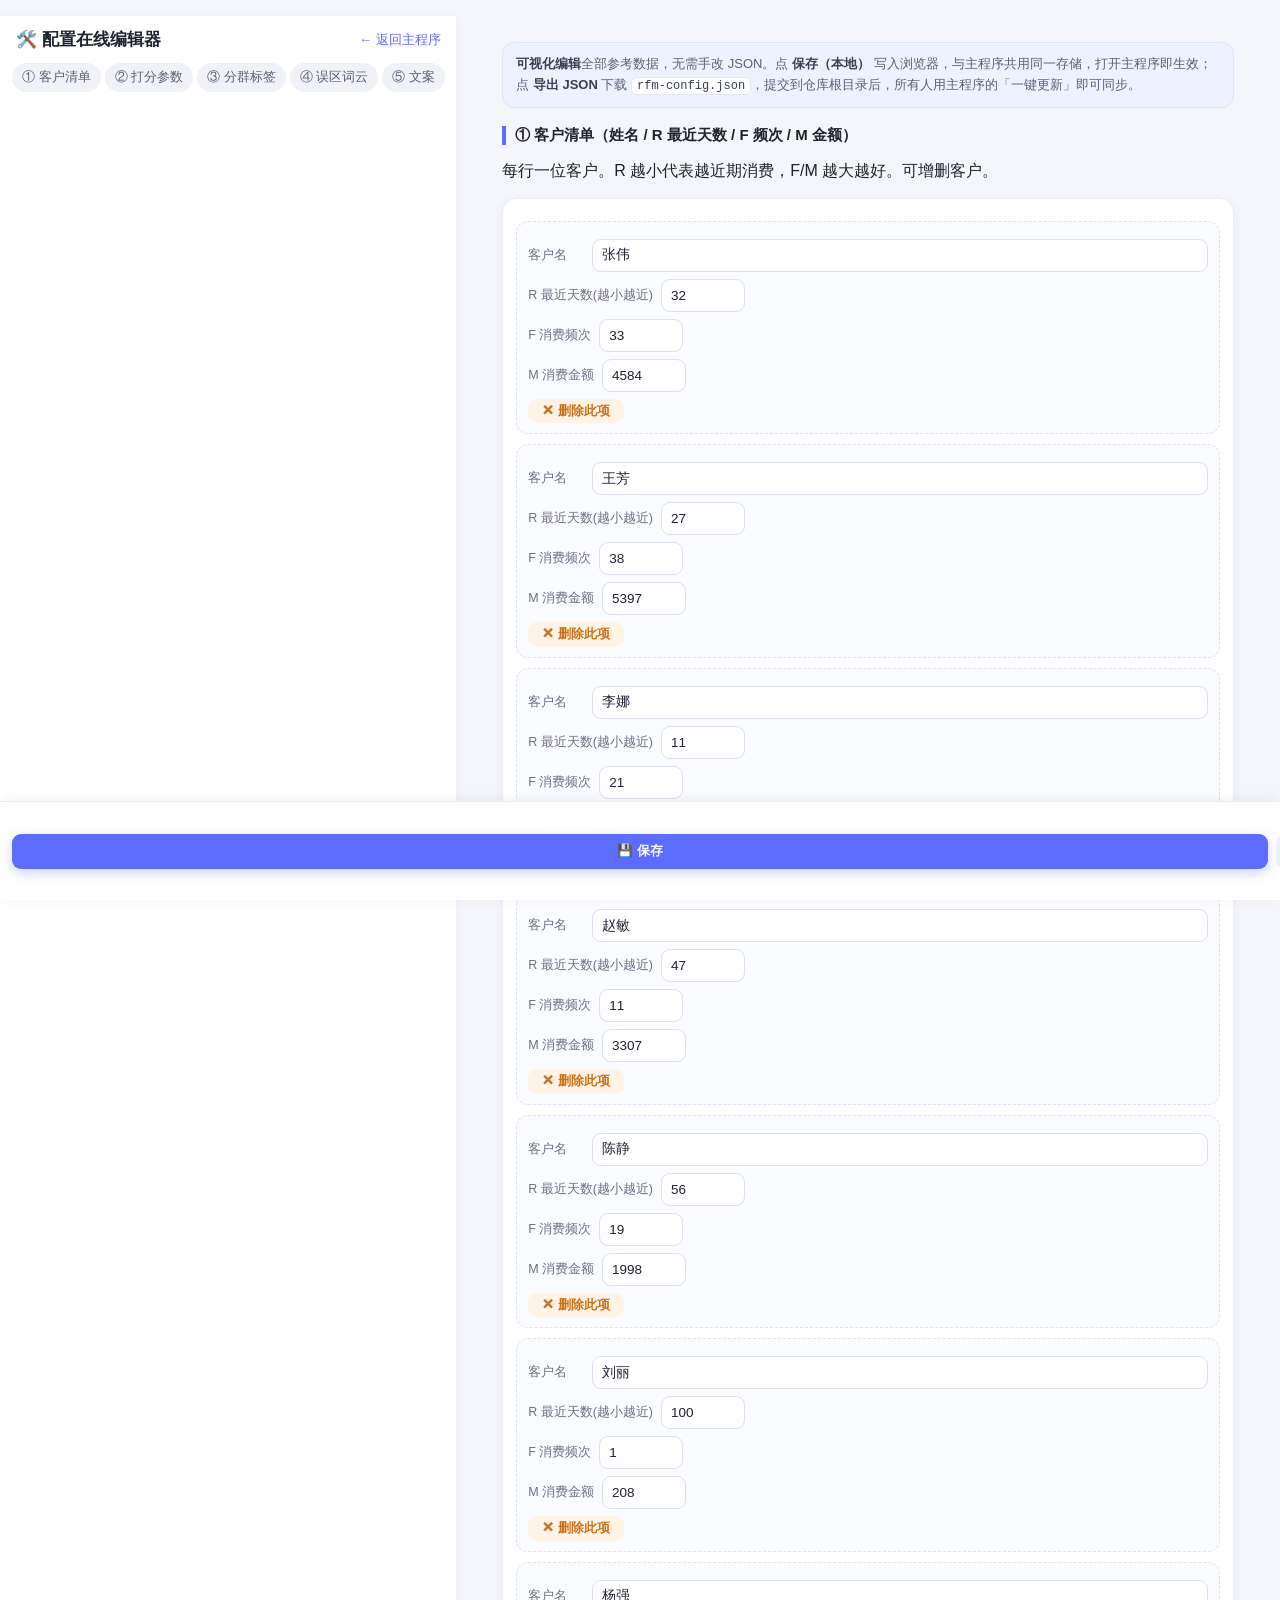
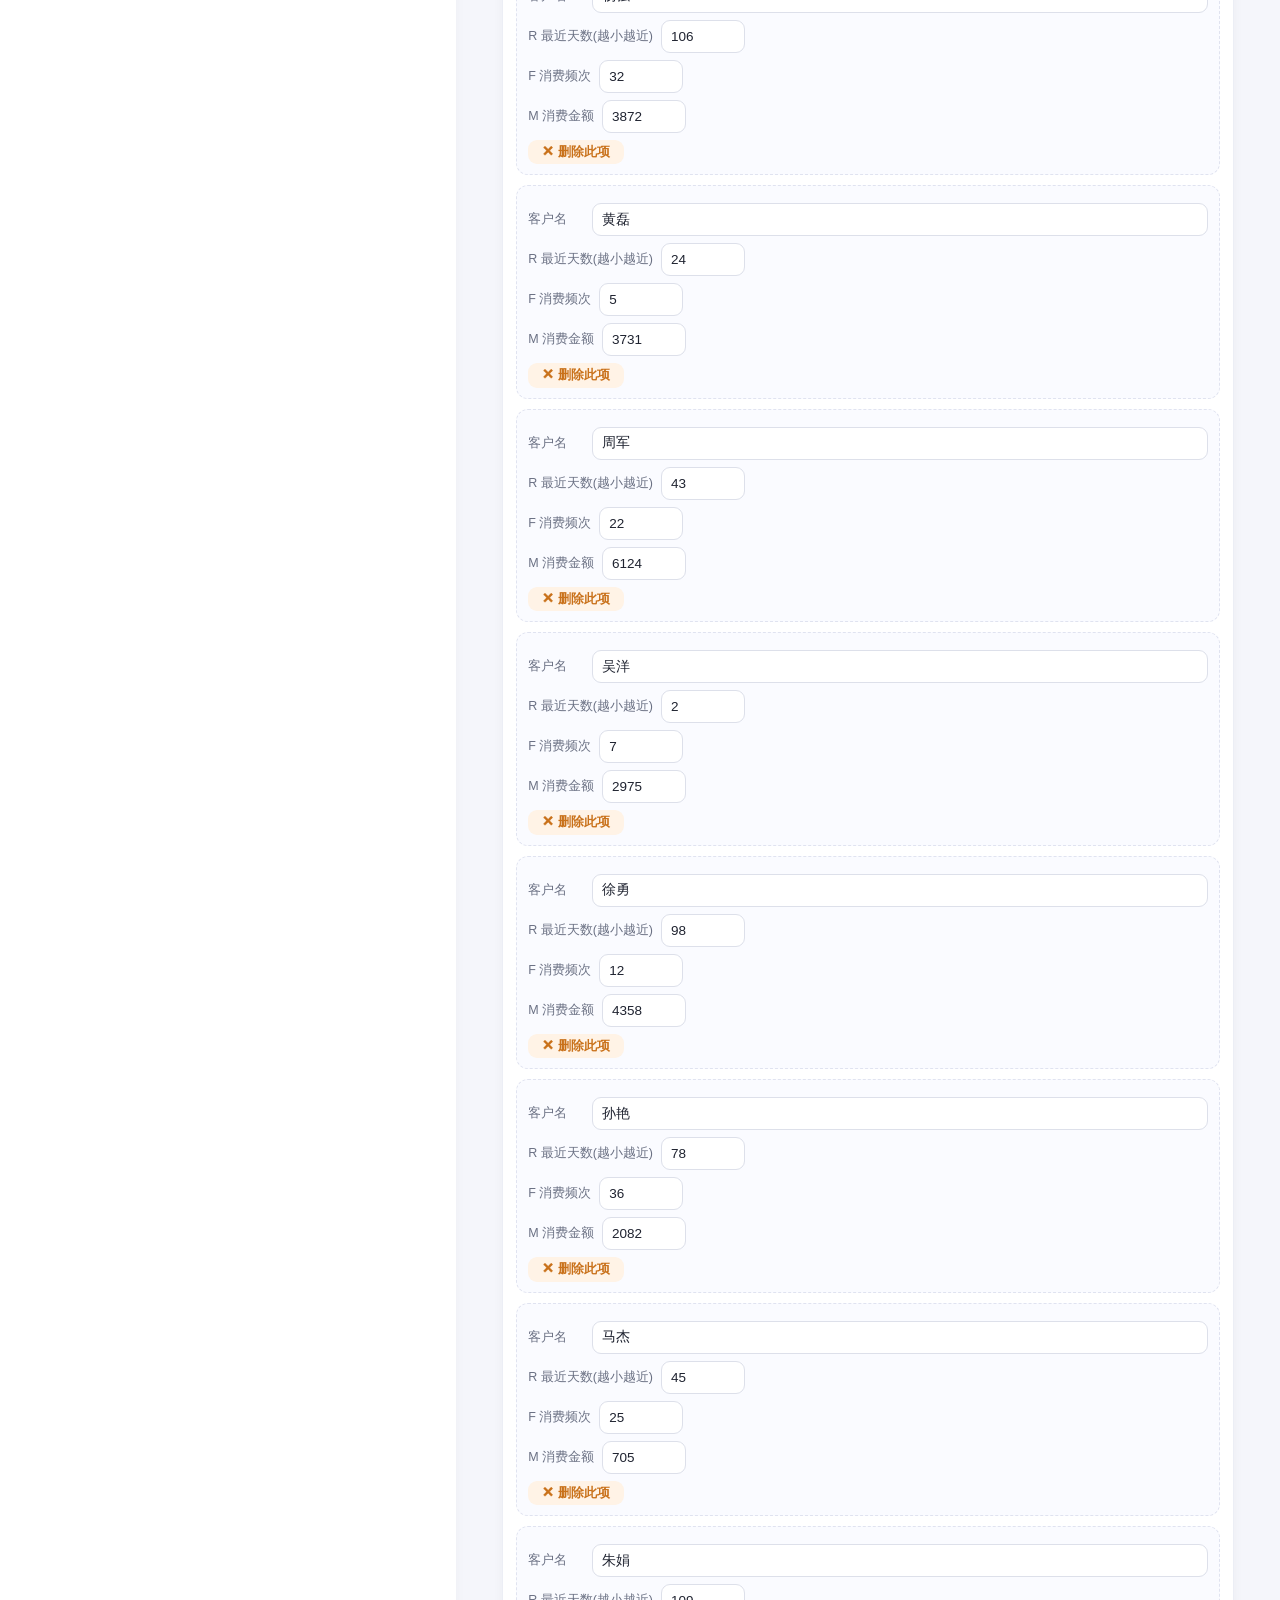
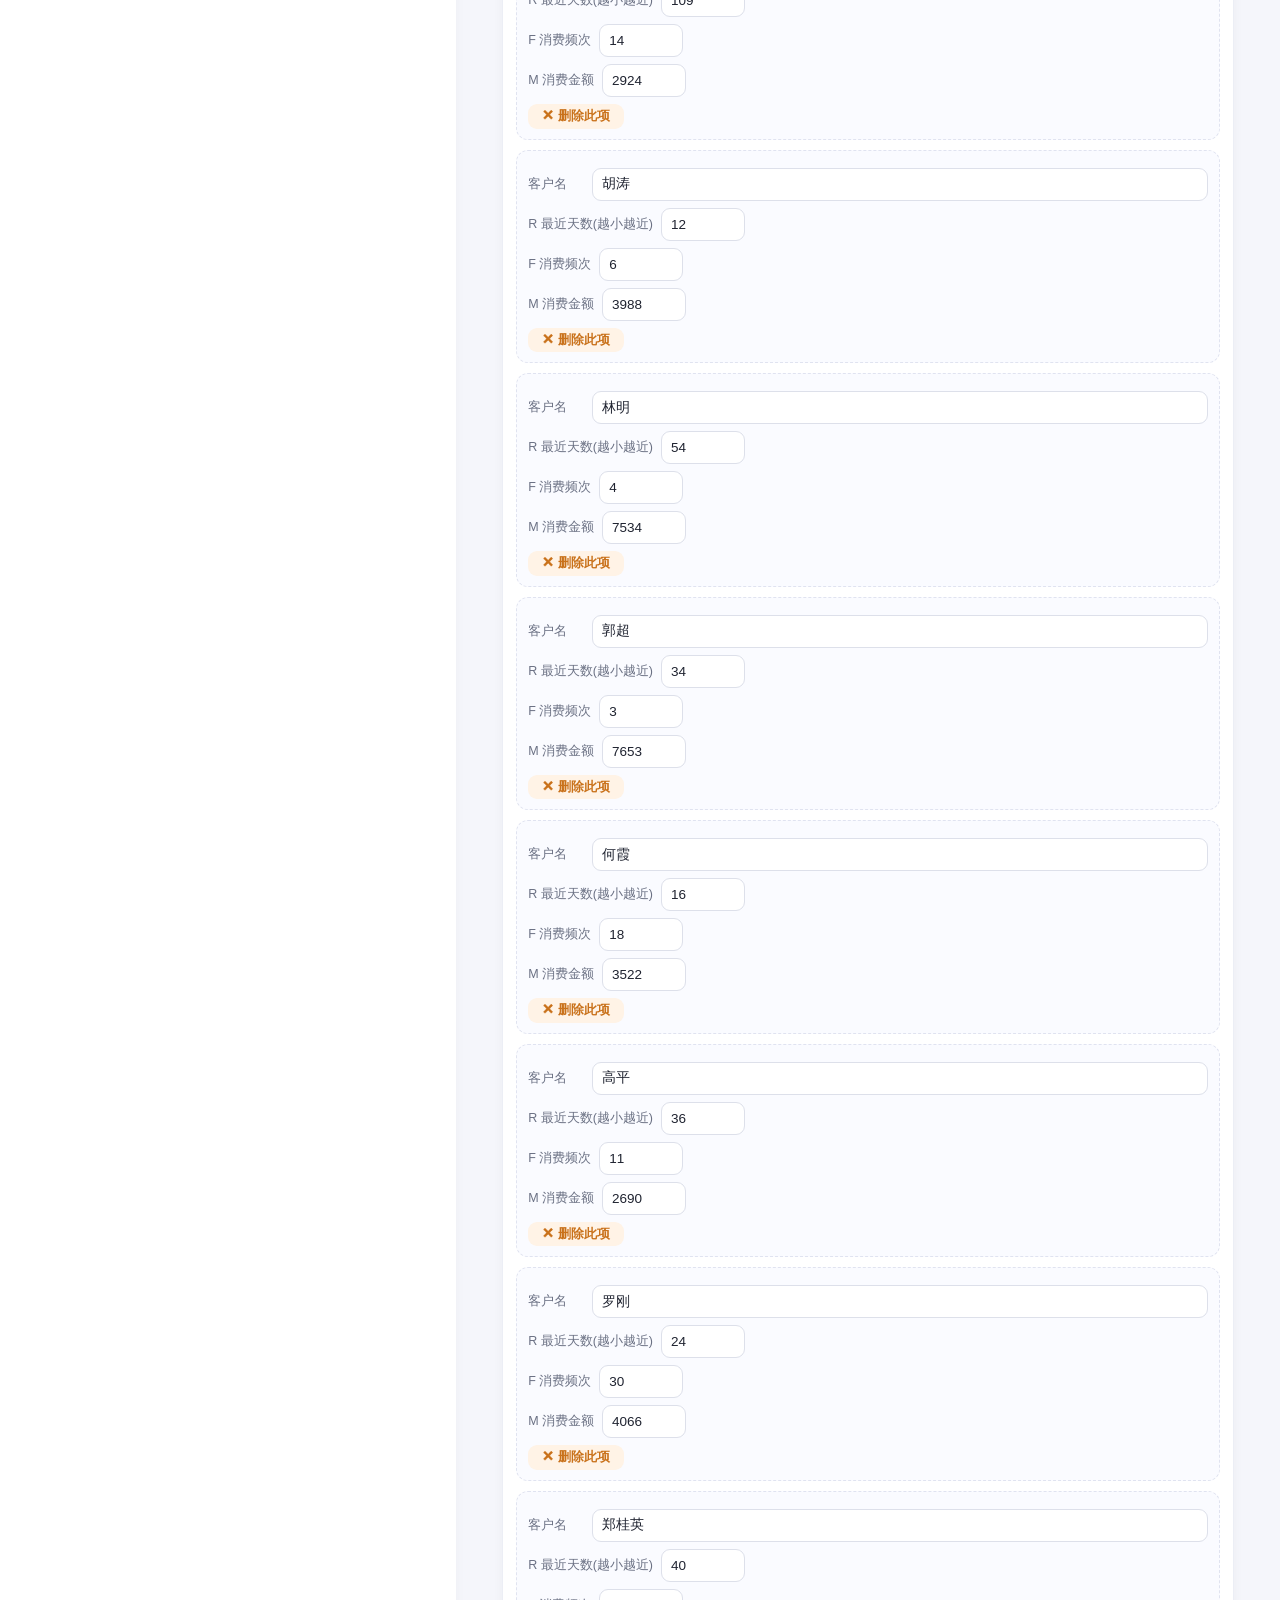
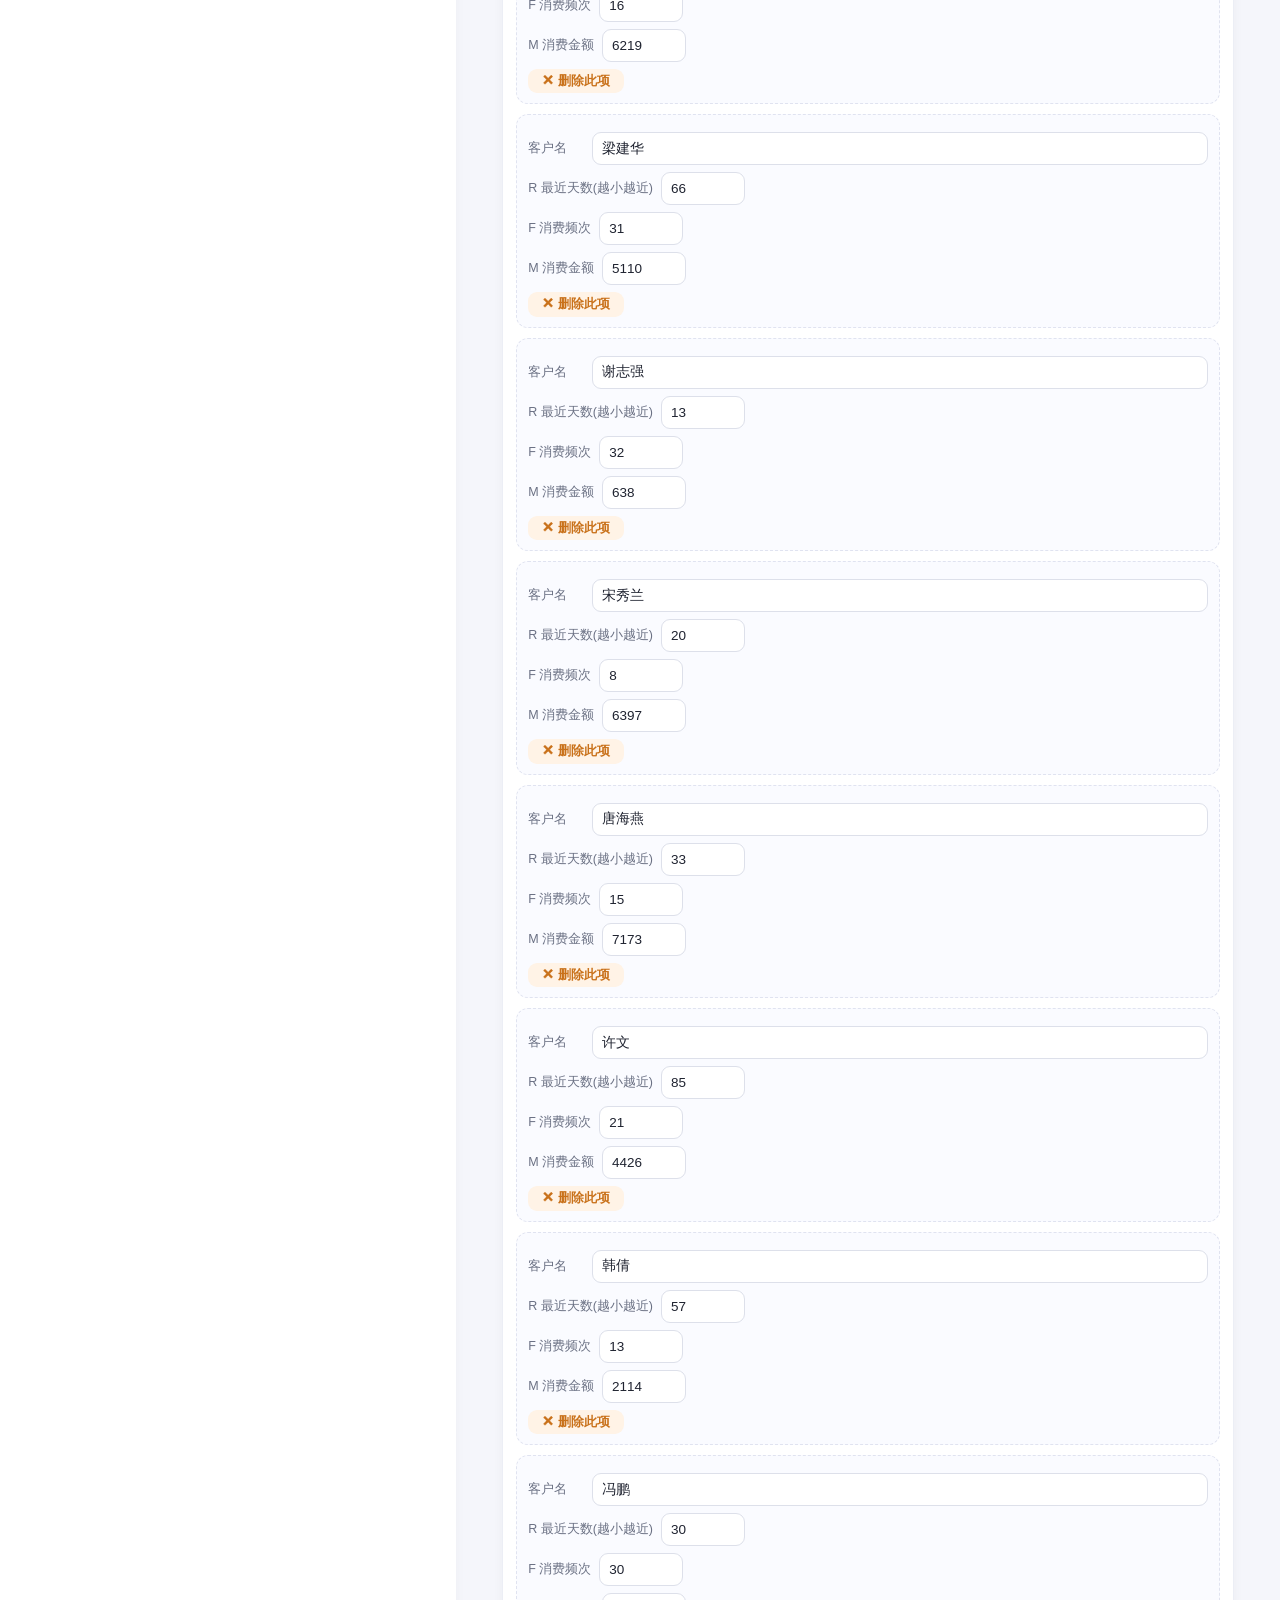
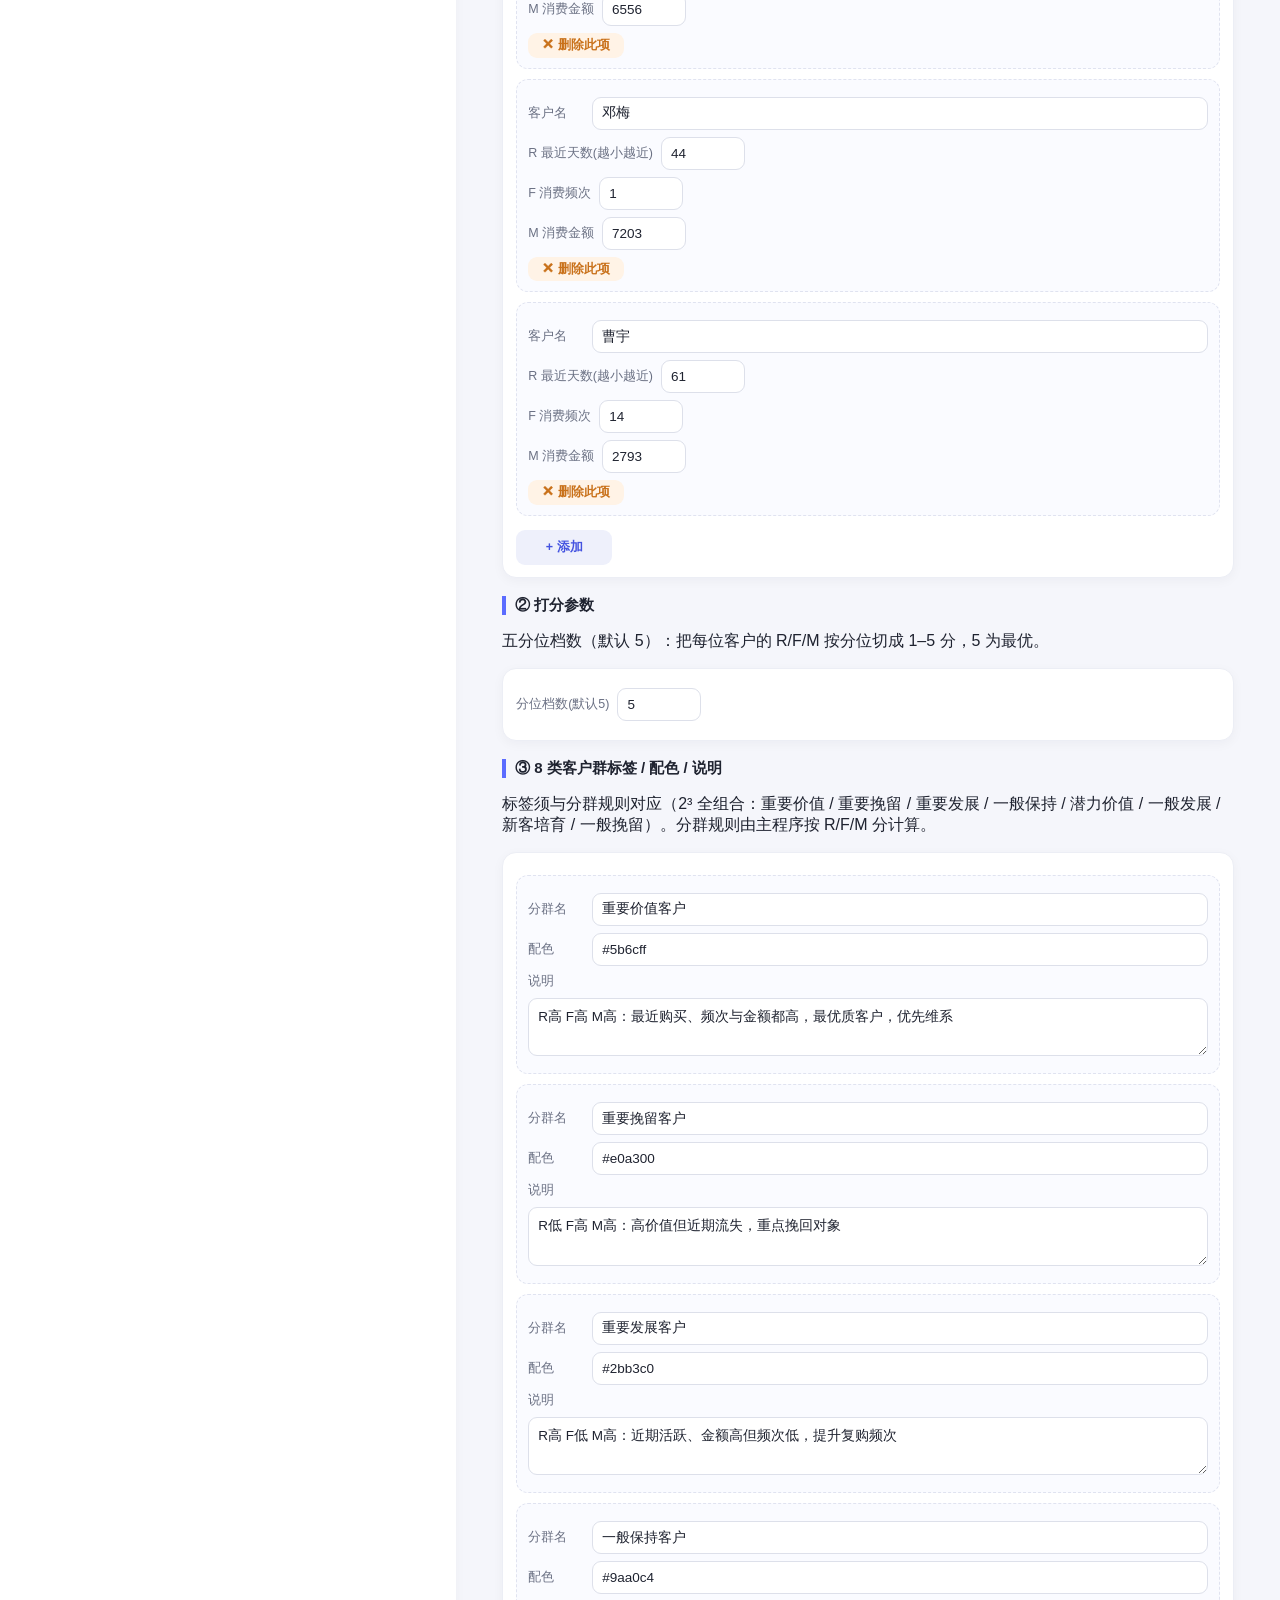
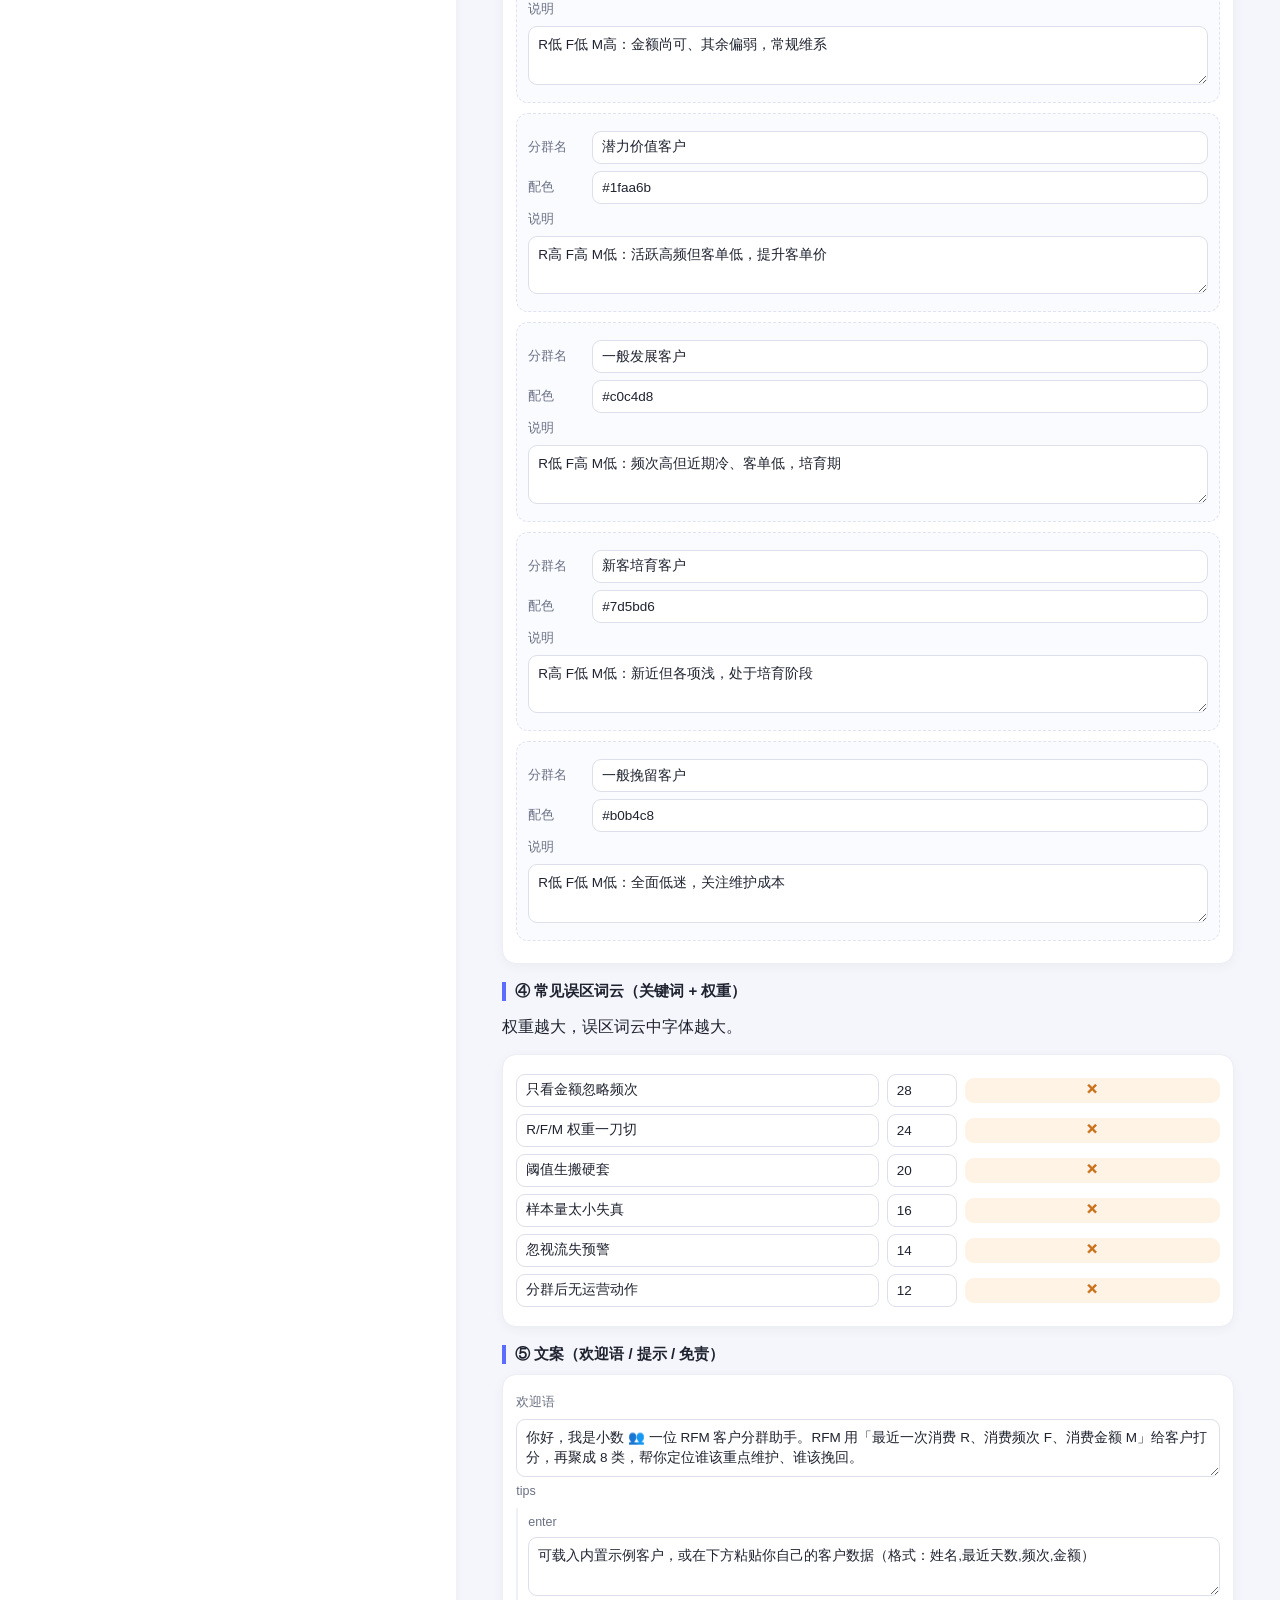
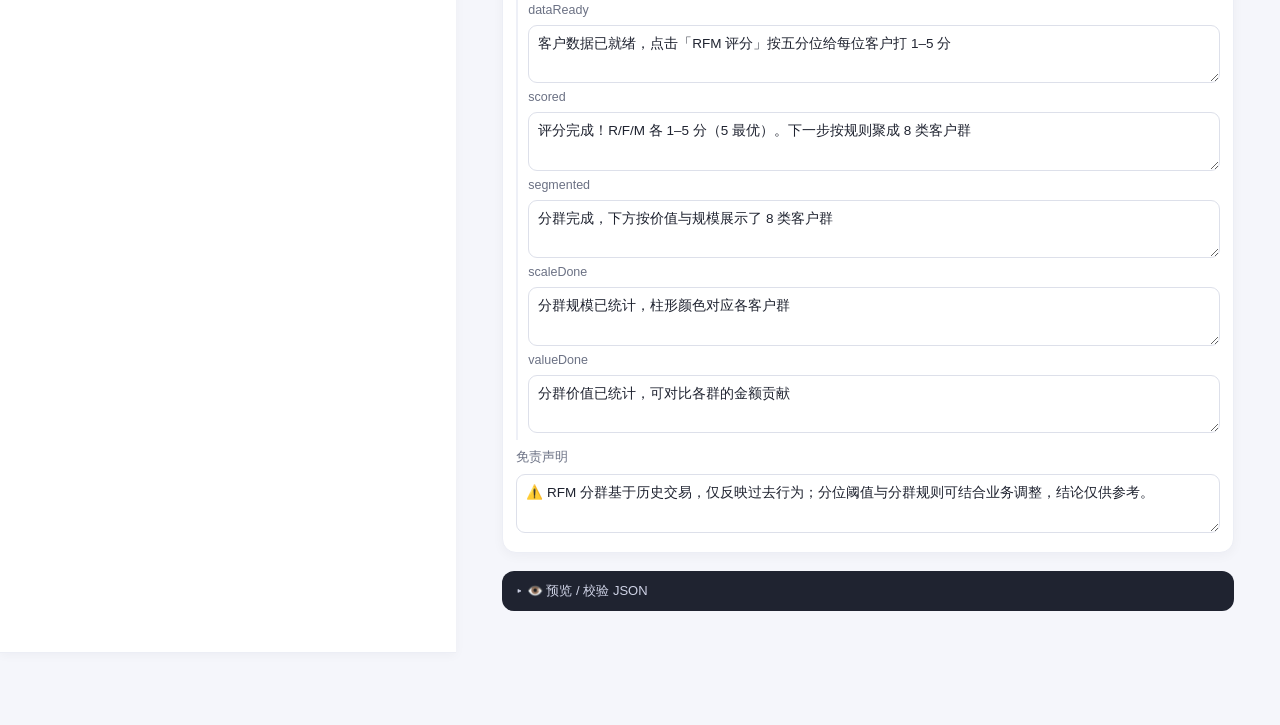
<file: rfm-editor.html>
<!DOCTYPE html>
<html lang="zh-CN">
<head>
  <meta charset="UTF-8" />
  <meta name="viewport" content="width=device-width, initial-scale=1.0, maximum-scale=1.0, user-scalable=no" />
  <title>配置在线编辑器 · RFM 客户分群</title>
  <link rel="stylesheet" href="css/style.css" />
  <link rel="stylesheet" href="kit/kit.css" />
</head>
<body>
  <header class="ed-header">
    <div class="ed-header-inner">
      <h1>🛠️ 配置在线编辑器</h1>
      <a class="ed-back" href="rfm.html">← 返回主程序</a>
    </div>
    <nav class="ed-nav">
      <a href="#sec-cust">① 客户清单</a>
      <a href="#sec-score">② 打分参数</a>
      <a href="#sec-seg">③ 分群标签</a>
      <a href="#sec-pit">④ 误区词云</a>
      <a href="#sec-copy">⑤ 文案</a>
    </nav>
  </header>

  <main class="ed-main">
    <p class="ed-intro">
      <b>可视化编辑</b>全部参考数据，无需手改 JSON。点 <b>保存（本地）</b> 写入浏览器，与主程序共用同一存储，打开主程序即生效；
      点 <b>导出 JSON</b> 下载 <code>rfm-config.json</code>，提交到仓库根目录后，所有人用主程序的「一键更新」即可同步。
    </p>

    <section id="sec-cust" class="ed-sec">
      <h2>① 客户清单（姓名 / R 最近天数 / F 频次 / M 金额）</h2>
      <p class="ed-sec-hint">每行一位客户。R 越小代表越近期消费，F/M 越大越好。可增删客户。</p>
      <div id="ed-customers"></div>
    </section>

    <section id="sec-score" class="ed-sec">
      <h2>② 打分参数</h2>
      <p class="ed-sec-hint">五分位档数（默认 5）：把每位客户的 R/F/M 按分位切成 1–5 分，5 为最优。</p>
      <div id="ed-scoring"></div>
    </section>

    <section id="sec-seg" class="ed-sec">
      <h2>③ 8 类客户群标签 / 配色 / 说明</h2>
      <p class="ed-sec-hint">标签须与分群规则对应（2³ 全组合：重要价值 / 重要挽留 / 重要发展 / 一般保持 / 潜力价值 / 一般发展 / 新客培育 / 一般挽留）。分群规则由主程序按 R/F/M 分计算。</p>
      <div id="ed-segments"></div>
    </section>

    <section id="sec-pit" class="ed-sec">
      <h2>④ 常见误区词云（关键词 + 权重）</h2>
      <p class="ed-sec-hint">权重越大，误区词云中字体越大。</p>
      <div id="ed-pitfalls"></div>
    </section>

    <section id="sec-copy" class="ed-sec">
      <h2>⑤ 文案（欢迎语 / 提示 / 免责）</h2>
      <div id="ed-copy"></div>
    </section>

    <section class="ed-sec">
      <details class="ed-json-wrap">
        <summary>👁️ 预览 / 校验 JSON</summary>
        <pre id="ed-json"></pre>
      </details>
    </section>
  </main>

  <div class="ed-actionbar">
    <button class="btn btn-sm btn-primary" id="ed-save">💾 保存</button>
    <button class="btn btn-sm" id="ed-export">⬇️ 导出</button>
    <button class="btn btn-sm" id="ed-import">⬆️ 导入</button>
    <input type="file" id="ed-file" accept=".json,application/json" hidden />
    <button class="btn btn-sm btn-warn" id="ed-reset">↺ 默认</button>
    <span class="ed-status" id="ed-status"></span>
  </div>

  <script src="kit/config.js"></script>
  <script src="kit/editor.js"></script>
  <script src="js/rfm-config.js"></script>
  <script src="js/rfm-editor.js"></script>
</body>
</html>
</file>
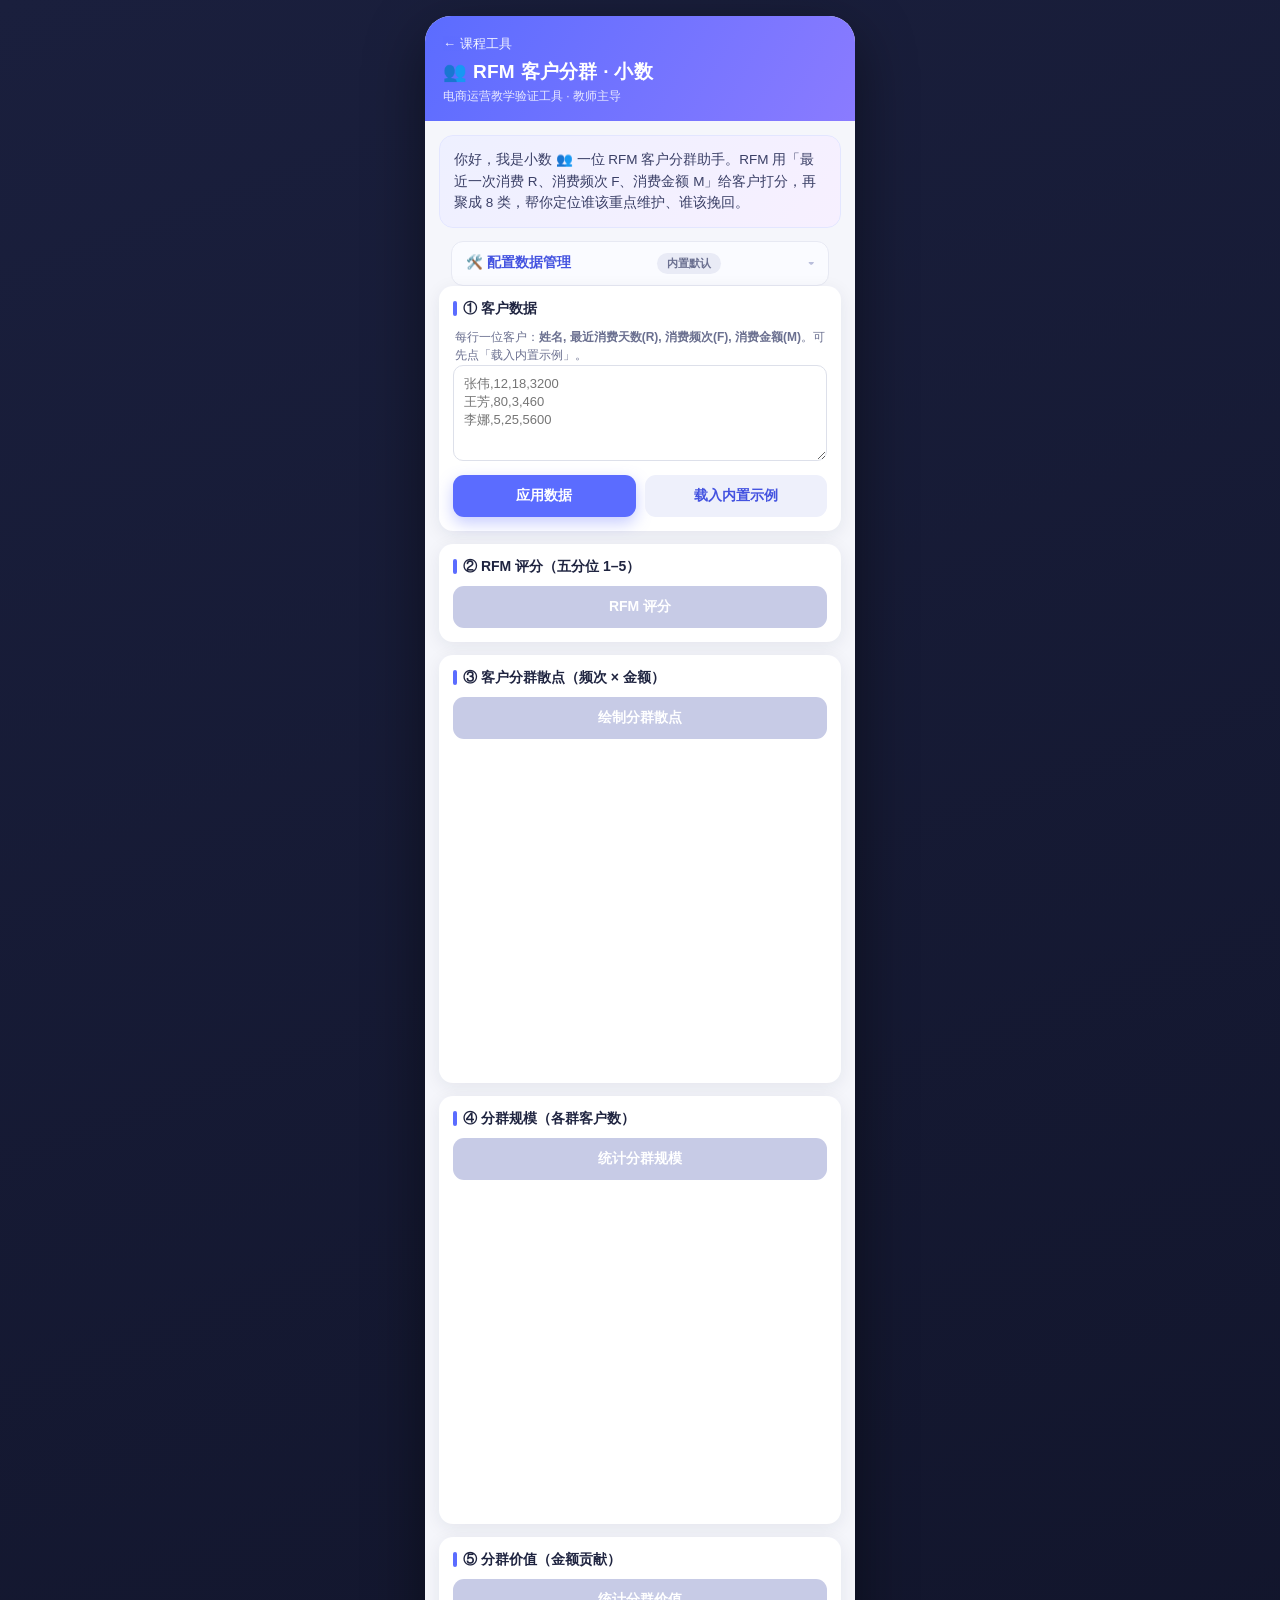
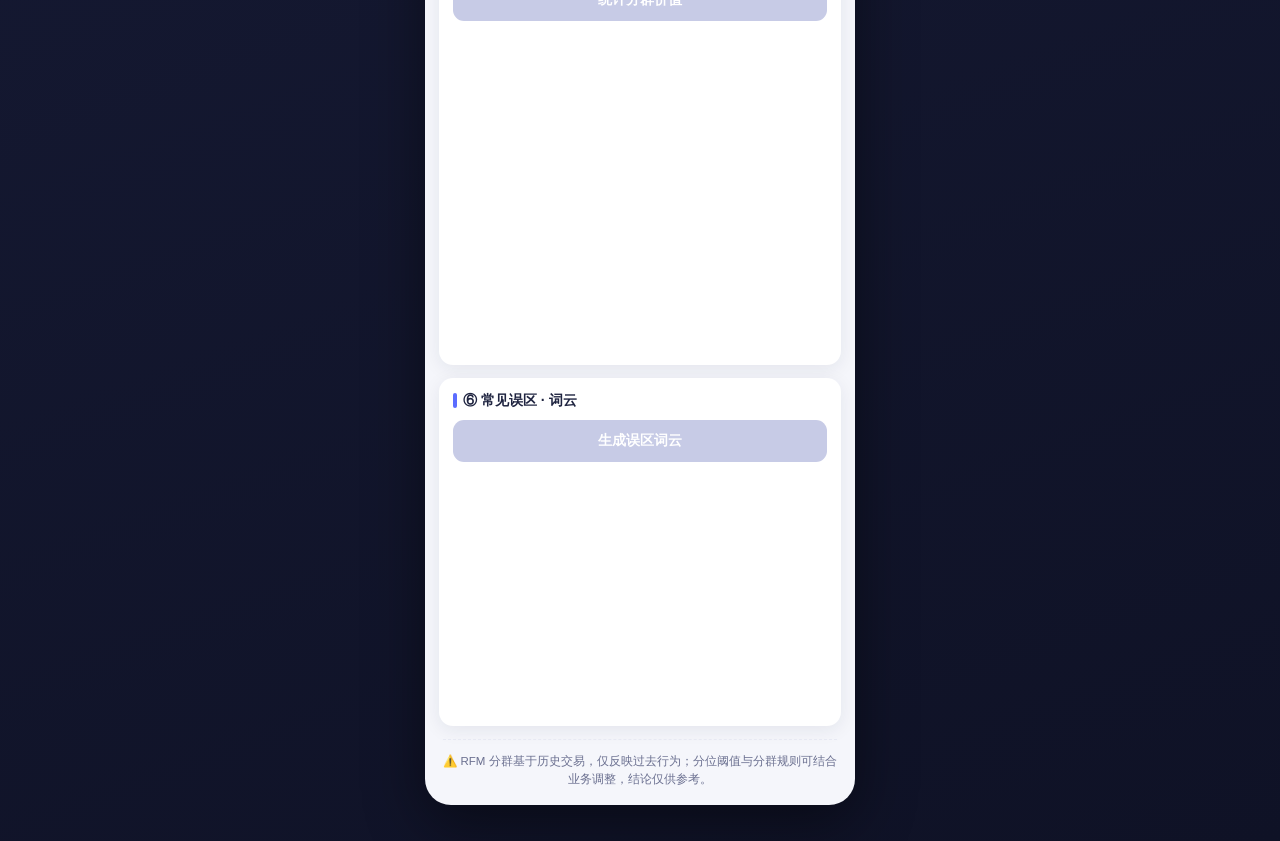
<file: rfm.html>
<!DOCTYPE html>
<html lang="zh-CN">
<head>
  <meta charset="UTF-8" />
  <meta name="viewport" content="width=device-width, initial-scale=1.0, maximum-scale=1.0, user-scalable=no, viewport-fit=cover" />
  <meta name="theme-color" content="#5b6cff" />
  <title>RFM 客户分群 · 小数</title>
  <meta name="description" content="电商数据分析教学工具：用最近消费 R、消费频次 F、消费金额 M 给客户五分位打分，聚成 8 类客户群，对比规模与价值贡献。纯前端，无需后端。" />
  <link rel="stylesheet" href="css/style.css" />
  <style>
    .rfm-chart { width: 100%; height: 320px; margin-top: 10px; }
    #rfm-cloud-wrap { width: 100%; height: 240px; margin-top: 10px; }
    .rfm-input { width: 100%; min-height: 96px; border: 1px solid #dde0ea; border-radius: 10px; padding: 9px 10px; font-size: 13px; font-family: inherit; resize: vertical; }
    .rfm-table { max-height: 280px; overflow: auto; margin-top: 10px; border: 1px solid #e7e9f3; border-radius: 10px; }
    .rfm-table table { border-collapse: collapse; width: 100%; font-size: 12px; }
    .rfm-table th, .rfm-table td { padding: 6px 8px; text-align: center; border-bottom: 1px solid #f0f1f7; white-space: nowrap; }
    .rfm-table th { position: sticky; top: 0; background: #f7f8fd; color: var(--ink-soft); }
    .rfm-score { font-weight: 700; color: var(--primary); }
    .app-bar-back {
      display: inline-block; font-size: 13px; color: #fff; opacity: .92;
      text-decoration: none; margin-bottom: 6px;
    }
    .app-bar-back:hover { opacity: 1; }
  </style>
</head>
<body>
  <div class="phone">
    <header class="app-bar">
      <a class="app-bar-back" href="index.html">← 课程工具</a>
      <div class="app-bar-title">👥 RFM 客户分群 · 小数</div>
      <div class="app-bar-sub">电商运营教学验证工具 · 教师主导</div>
    </header>

    <main class="screen">
      <section class="welcome" id="rfm-welcome"></section>

      <!-- 配置数据管理 -->
      <details class="data-mgr" id="data-mgr">
        <summary class="data-mgr-sum">
          <span>🛠️ 配置数据管理</span>
          <span class="src-badge" id="src-badge">内置默认</span>
        </summary>
        <div class="data-mgr-body">
          <p class="dm-hint">客户清单、分位档数、分群标签与说明、误区词云等均可编辑。修改后导出 JSON，下次可一键更新，保持数据最新。</p>
          <div class="dm-actions">
            <button class="btn btn-sm" id="btn-export">⬇️ 导出当前JSON</button>
            <button class="btn btn-sm" id="btn-import">⬆️ 导入JSON文件</button>
            <input type="file" id="file-import" accept=".json,application/json" hidden />
            <button class="btn btn-sm btn-warn" id="btn-reset-config">↺ 恢复内置默认</button>
            <a class="btn btn-sm btn-primary" id="btn-editor" href="rfm-editor.html" style="text-decoration:none;display:inline-flex;align-items:center;">🖊️ 在线编辑</a>
          </div>
          <div class="dm-update">
            <label class="dm-url-label" for="update-url">一键更新地址</label>
            <div class="dm-url-row">
              <input type="text" id="update-url" class="dm-url" placeholder="./rfm-config.json" value="./rfm-config.json" inputmode="url" />
              <button class="btn btn-sm btn-primary" id="btn-fetch-update">🔄 一键更新</button>
            </div>
          </div>
          <p class="dm-note" id="dm-note"></p>
        </div>
      </details>

      <!-- ① 客户数据 -->
      <section class="block">
        <div class="block-title">① 客户数据</div>
        <p class="bench-logic">每行一位客户：<b>姓名, 最近消费天数(R), 消费频次(F), 消费金额(M)</b>。可先点「载入内置示例」。</p>
        <textarea class="rfm-input" id="rfm-input" placeholder="张伟,12,18,3200&#10;王芳,80,3,460&#10;李娜,5,25,5600"></textarea>
        <div class="btn-row">
          <button class="btn btn-primary" id="rfm-apply">应用数据</button>
          <button class="btn btn-ghost" id="rfm-load">载入内置示例</button>
        </div>
      </section>

      <!-- ② RFM 评分 -->
      <section class="block">
        <div class="block-title">② RFM 评分（五分位 1–5）</div>
        <button class="btn btn-primary" id="rfm-scores" disabled>RFM 评分</button>
        <div id="rfm-table-wrap"></div>
      </section>

      <!-- ③ 客户分群散点 -->
      <section class="block">
        <div class="block-title">③ 客户分群散点（频次 × 金额）</div>
        <button class="btn btn-primary" id="rfm-scatter" disabled>绘制分群散点</button>
        <div class="rfm-chart" id="rfm-scatter-wrap"></div>
      </section>

      <!-- ④ 分群规模 -->
      <section class="block">
        <div class="block-title">④ 分群规模（各群客户数）</div>
        <button class="btn btn-primary" id="rfm-scale" disabled>统计分群规模</button>
        <div class="rfm-chart" id="rfm-scale-wrap"></div>
      </section>

      <!-- ⑤ 分群价值 -->
      <section class="block">
        <div class="block-title">⑤ 分群价值（金额贡献）</div>
        <button class="btn btn-primary" id="rfm-value" disabled>统计分群价值</button>
        <div class="rfm-chart" id="rfm-value-wrap"></div>
      </section>

      <!-- ⑥ 误区词云 -->
      <section class="block">
        <div class="block-title">⑥ 常见误区 · 词云</div>
        <button class="btn btn-primary" id="rfm-cloud" disabled>生成误区词云</button>
        <div id="rfm-cloud-wrap"></div>
      </section>

      <footer class="disclaimer" id="rfm-disclaimer"></footer>
    </main>
  </div>

  <div class="toast" id="toast"></div>

  <script src="vendor/echarts.min.js"></script>
  <script src="vendor/echarts-wordcloud.min.js"></script>
  <script src="kit/config.js"></script>
  <script src="kit/datamgr.js"></script>
  <script src="js/rfm-config.js"></script>
  <script src="js/rfm-app.js"></script>
</body>
</html>
</file>
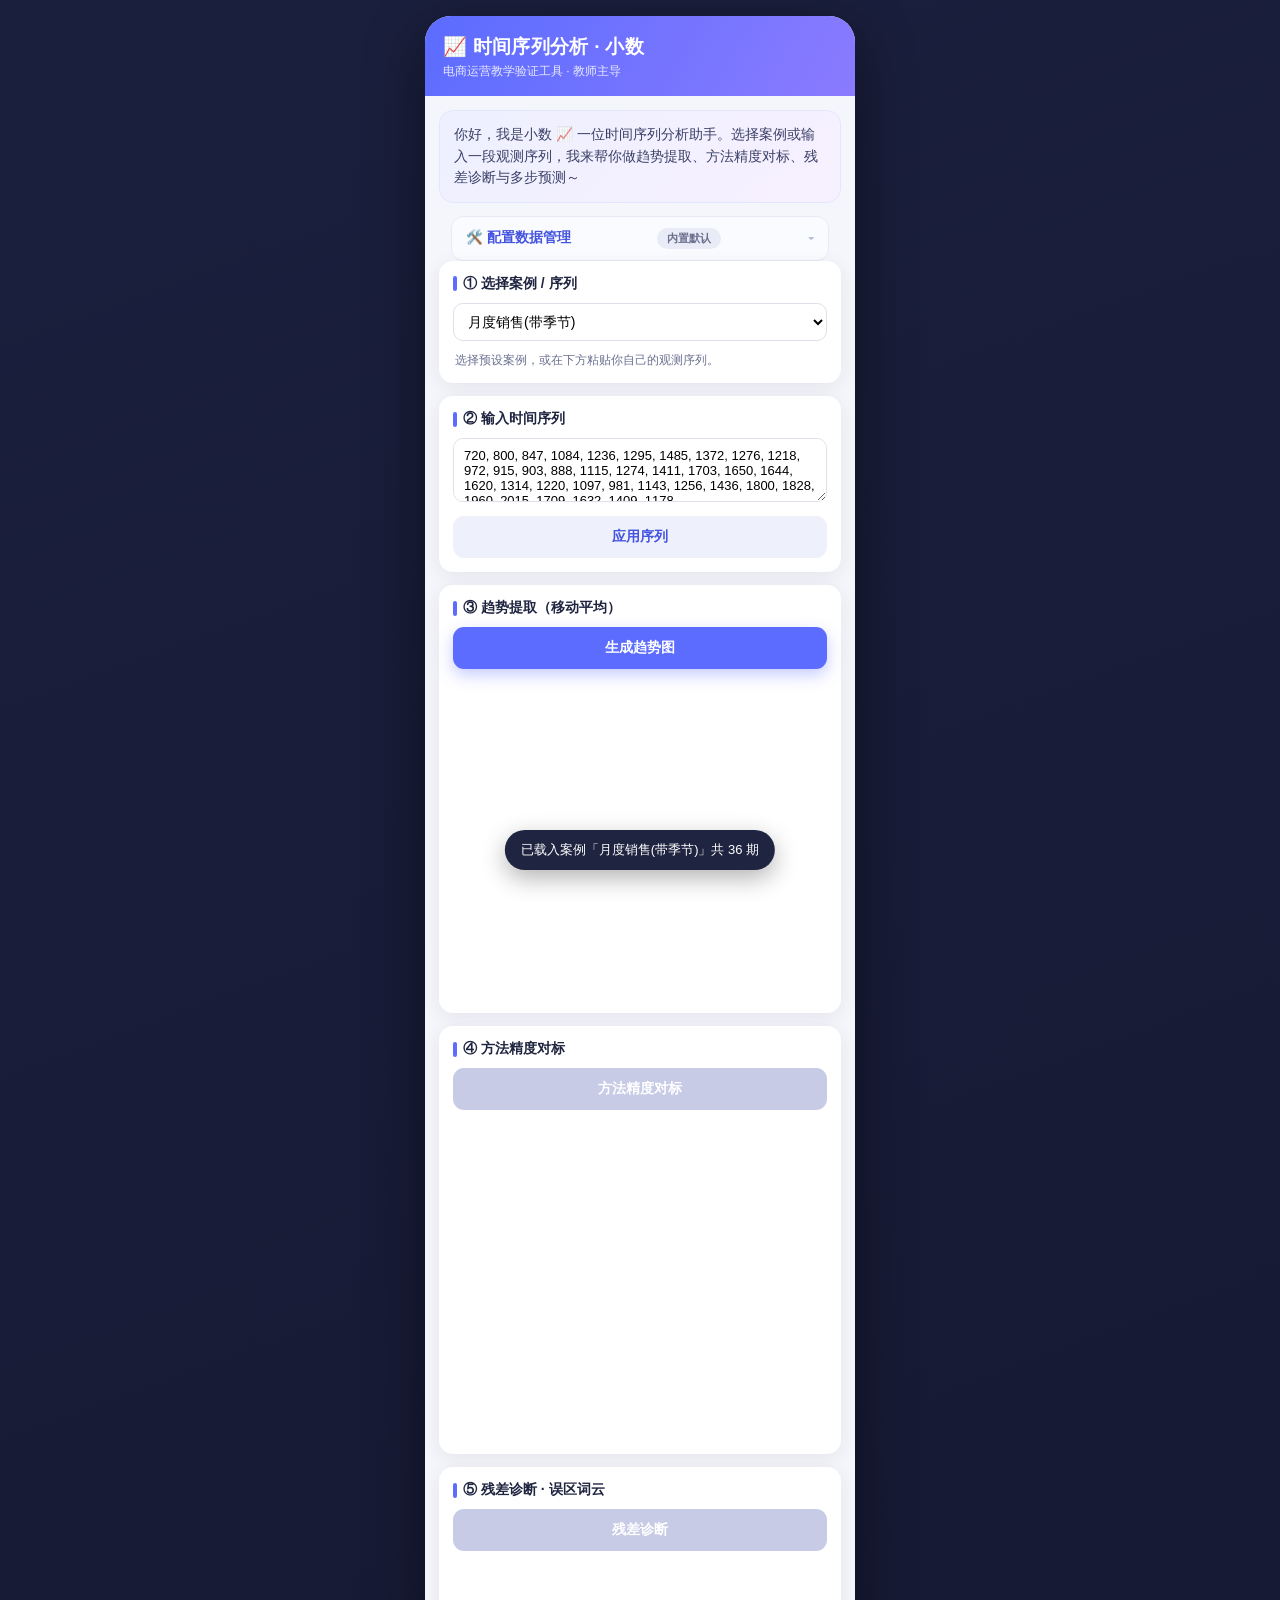
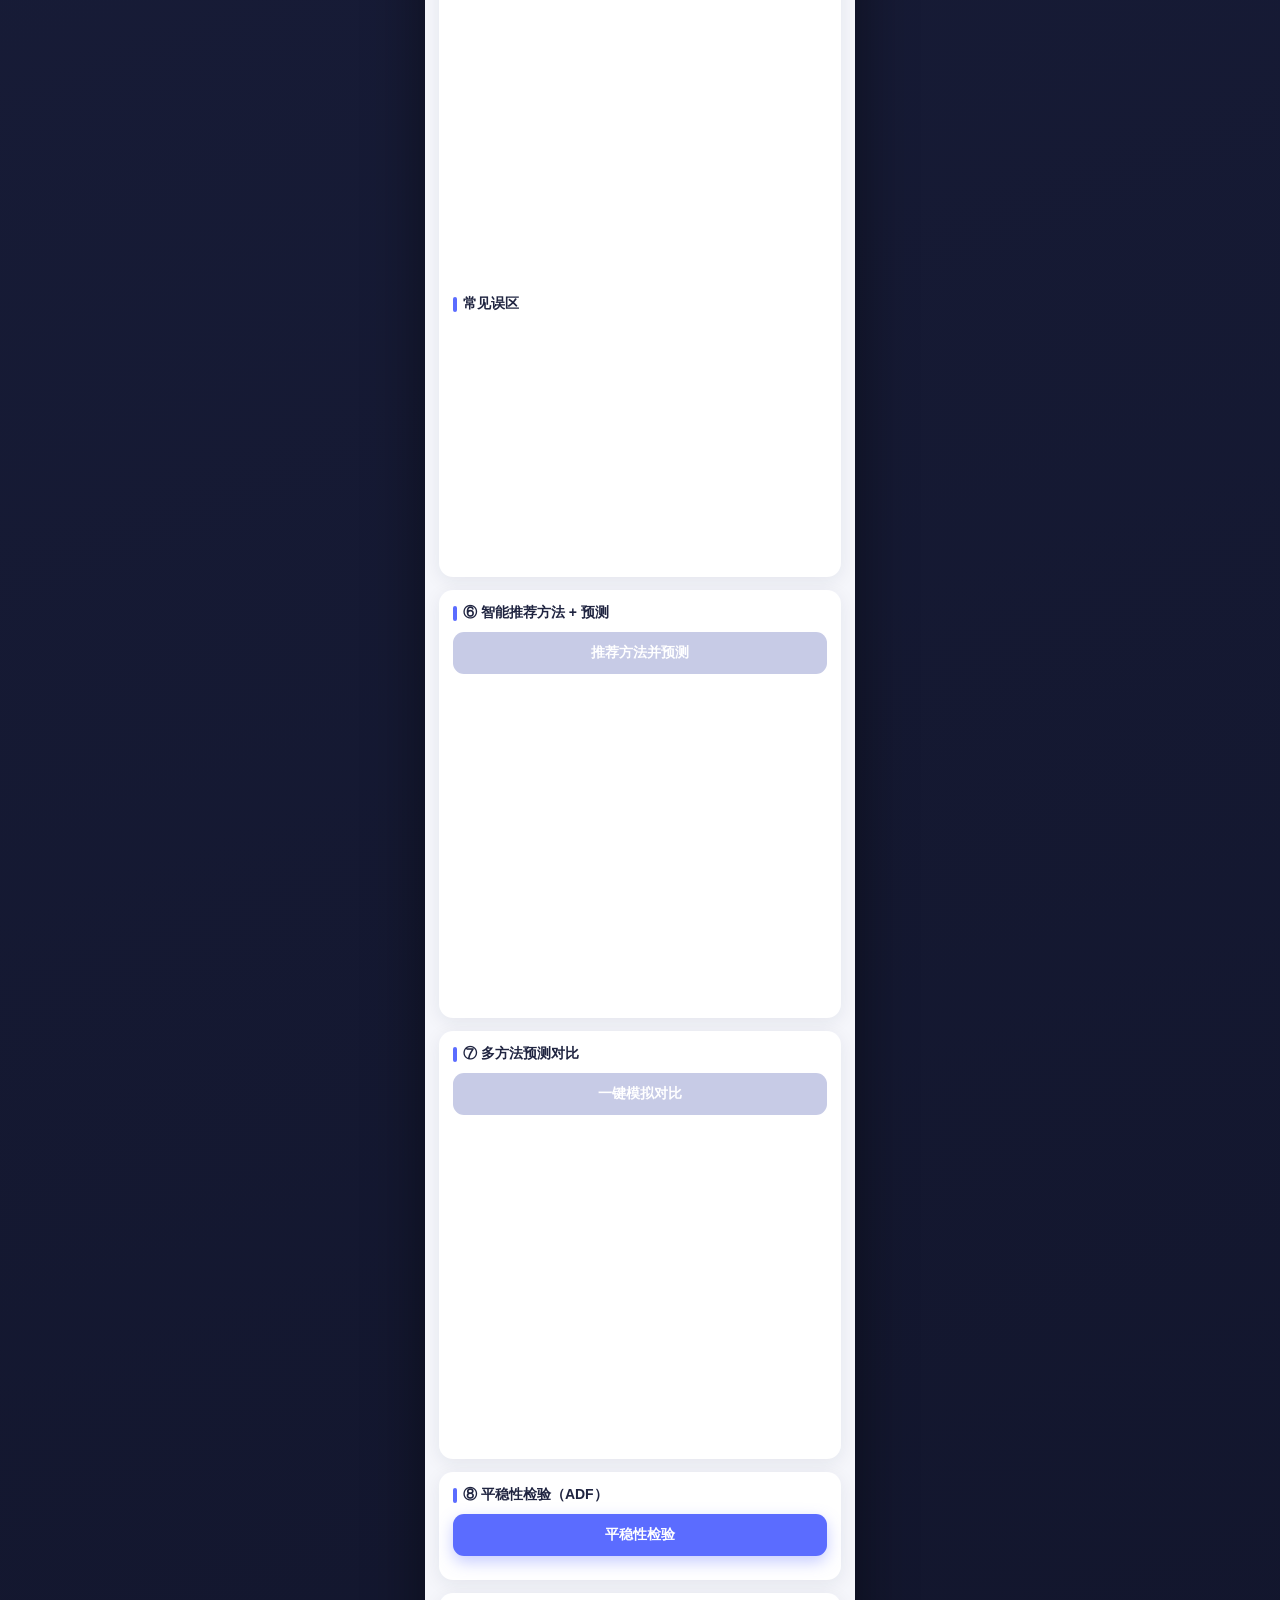
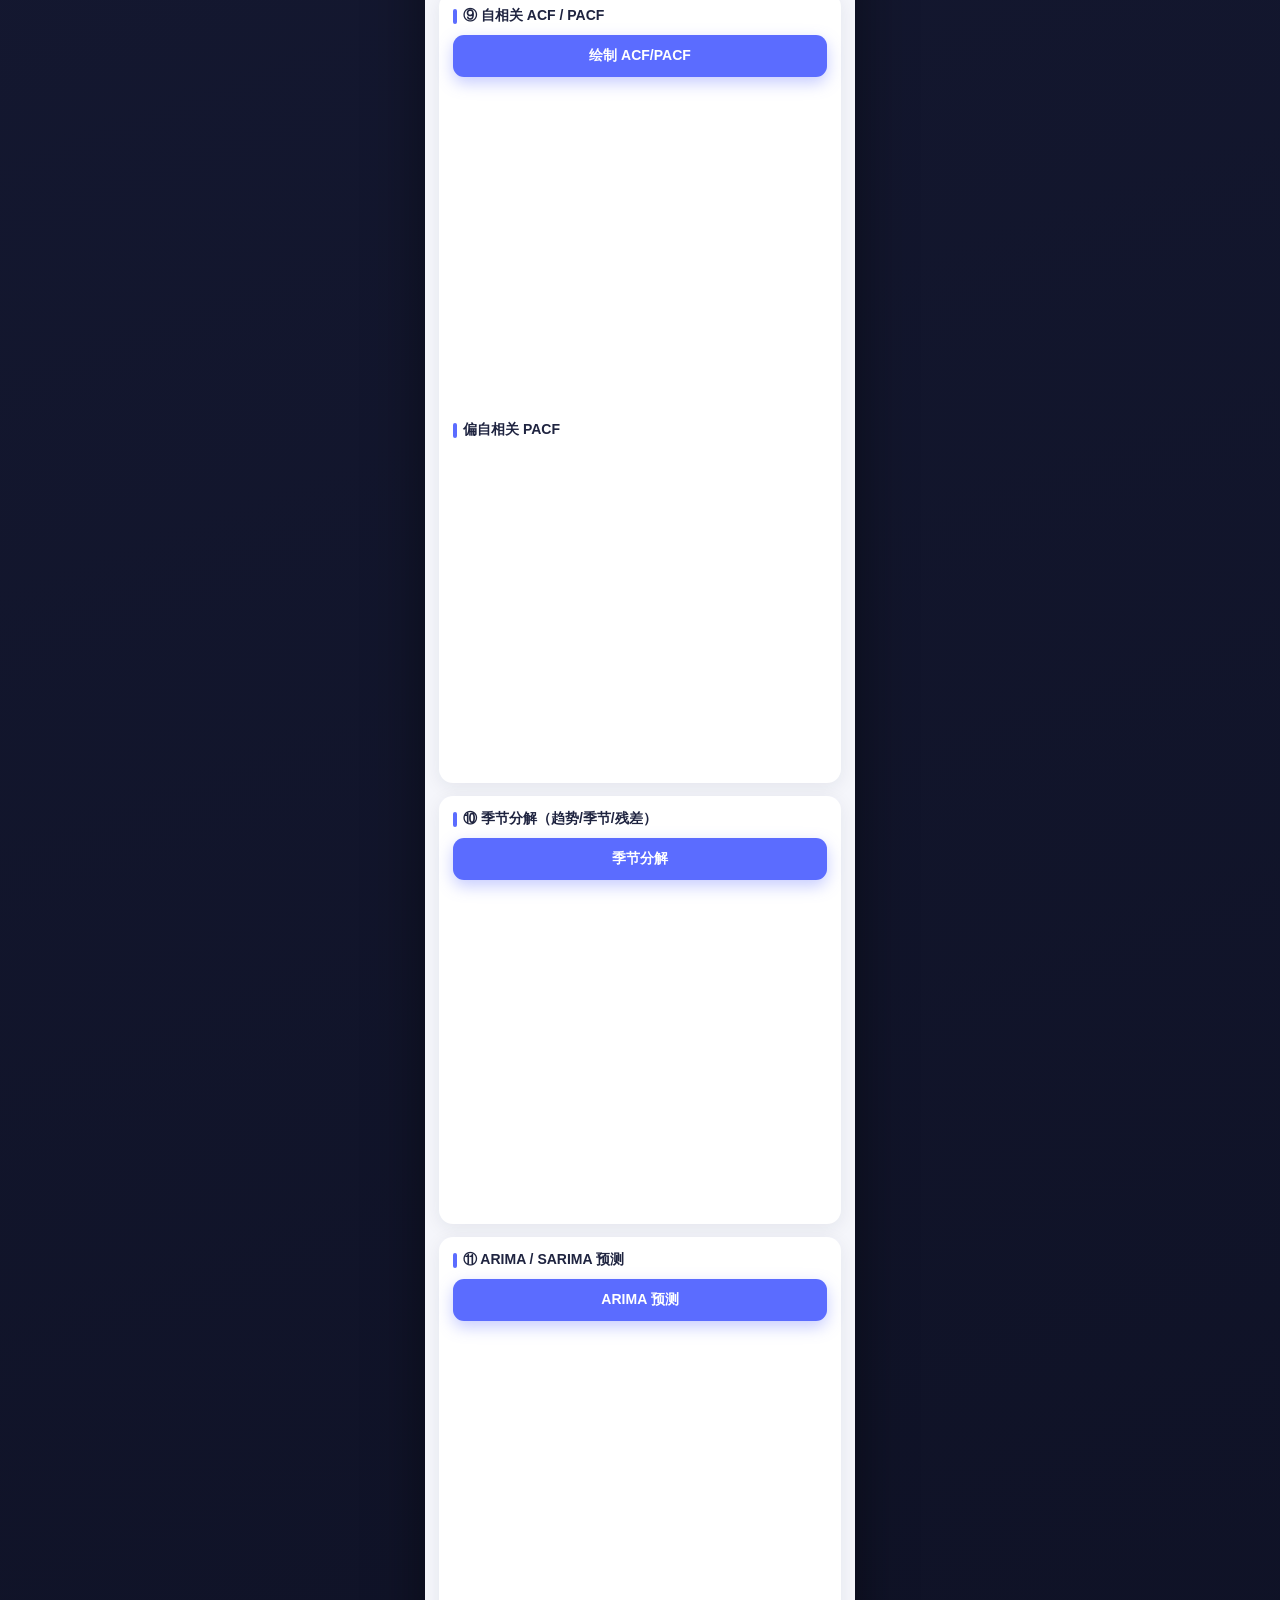
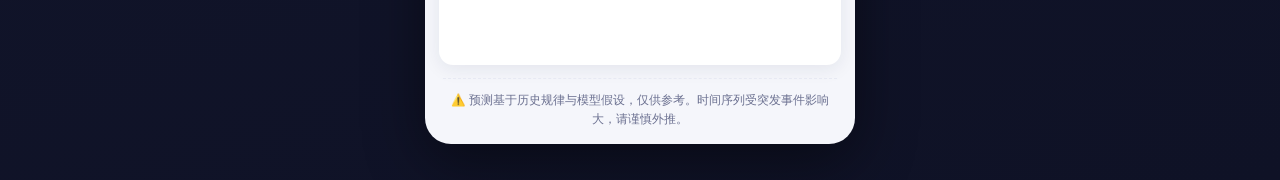
<file: timeseries.html>
<!DOCTYPE html>
<html lang="zh-CN">
<head>
  <meta charset="UTF-8" />
  <meta name="viewport" content="width=device-width, initial-scale=1.0, maximum-scale=1.0, user-scalable=no, viewport-fit=cover" />
  <meta name="theme-color" content="#5b6cff" />
  <title>时间序列分析 · 小数</title>
  <meta name="description" content="电商数据分析教学工具：移动平均、指数平滑、Holt-Winters 季节分解、精度对标、残差诊断与多步预测。纯前端，无需后端。" />
  <link rel="stylesheet" href="css/style.css" />
  <style>
    .ts-chart { width: 100%; height: 320px; margin-top: 10px; }
    #ts-cloud-wrap { width: 100%; height: 240px; margin-top: 10px; }
    .ts-input { width: 100%; min-height: 64px; border: 1px solid #dde0ea; border-radius: 10px; padding: 9px 10px; font-size: 13px; font-family: inherit; resize: vertical; }
    #ts-case { width: 100%; padding: 9px 10px; border: 1px solid #dde0ea; border-radius: 10px; font-size: 14px; background: #fff; }
    .ts-sta { width: 100%; margin-top: 10px; }
    .sta-box { background: #f7f8fd; border: 1px solid #e7e9f3; border-radius: 10px; padding: 12px 14px; }
    .sta-row { display: flex; justify-content: space-between; font-size: 13px; padding: 4px 0; color: var(--ink-soft); }
    .sta-row b { color: var(--ink); }
    .sta-verdict { margin-top: 8px; padding: 8px 10px; border-radius: 8px; font-size: 13px; font-weight: 600; }
    .sta-verdict.ok { background: #e6f7ef; color: var(--good); }
    .sta-verdict.warn { background: #fdeee0; color: var(--mid); }
  </style>
</head>
<body>
  <div class="phone">
    <header class="app-bar">
      <div class="app-bar-title">📈 时间序列分析 · 小数</div>
      <div class="app-bar-sub">电商运营教学验证工具 · 教师主导</div>
    </header>

    <main class="screen">
      <section class="welcome" id="ts-welcome"></section>

      <!-- 配置数据管理（导出 / 导入 / 一键更新 / 恢复默认 / 在线编辑） -->
      <details class="data-mgr" id="data-mgr">
        <summary class="data-mgr-sum">
          <span>🛠️ 配置数据管理</span>
          <span class="src-badge" id="src-badge">内置默认</span>
        </summary>
        <div class="data-mgr-body">
          <p class="dm-hint">案例、方法参数、精度阈值、误区词云等均可编辑。修改后导出 JSON，下次可一键更新，保持数据最新。</p>
          <div class="dm-actions">
            <button class="btn btn-sm" id="btn-export">⬇️ 导出当前JSON</button>
            <button class="btn btn-sm" id="btn-import">⬆️ 导入JSON文件</button>
            <input type="file" id="file-import" accept=".json,application/json" hidden />
            <button class="btn btn-sm btn-warn" id="btn-reset-config">↺ 恢复内置默认</button>
            <a class="btn btn-sm btn-primary" id="btn-editor" href="ts-editor.html" style="text-decoration:none;display:inline-flex;align-items:center;">🖊️ 在线编辑</a>
          </div>
          <div class="dm-update">
            <label class="dm-url-label" for="update-url">一键更新地址</label>
            <div class="dm-url-row">
              <input type="text" id="update-url" class="dm-url" placeholder="./ts-config.json" value="./ts-config.json" inputmode="url" />
              <button class="btn btn-sm btn-primary" id="btn-fetch-update">🔄 一键更新</button>
            </div>
          </div>
          <p class="dm-note" id="dm-note"></p>
        </div>
      </details>

      <!-- ① 选择案例 -->
      <section class="block">
        <div class="block-title">① 选择案例 / 序列</div>
        <select id="ts-case"></select>
        <p class="bench-logic" id="ts-case-hint">选择预设案例，或在下方粘贴你自己的观测序列。</p>
      </section>

      <!-- ② 输入序列 -->
      <section class="block">
        <div class="block-title">② 输入时间序列</div>
        <textarea class="ts-input" id="ts-input" placeholder="用逗号或空格分隔的一串数字，如 120,135,128,..."></textarea>
        <div class="btn-row">
          <button class="btn btn-ghost" id="ts-apply">应用序列</button>
        </div>
      </section>

      <!-- ③ 趋势提取 -->
      <section class="block">
        <div class="block-title">③ 趋势提取（移动平均）</div>
        <button class="btn btn-primary" id="ts-trend" disabled>生成趋势图</button>
        <div class="ts-chart" id="ts-trend-wrap"></div>
      </section>

      <!-- ④ 方法精度对标 -->
      <section class="block">
        <div class="block-title">④ 方法精度对标</div>
        <button class="btn btn-primary" id="ts-accuracy" disabled>方法精度对标</button>
        <div class="ts-chart" id="ts-acc-wrap"></div>
      </section>

      <!-- ⑤ 残差诊断 + 误区词云 -->
      <section class="block">
        <div class="block-title">⑤ 残差诊断 · 误区词云</div>
        <button class="btn btn-primary" id="ts-residual" disabled>残差诊断</button>
        <div class="ts-chart" id="ts-res-wrap"></div>
        <div class="block-title" style="margin-top:14px;">常见误区</div>
        <div id="ts-cloud-wrap"></div>
      </section>

      <!-- ⑥ 推荐方法 + 预测 -->
      <section class="block">
        <div class="block-title">⑥ 智能推荐方法 + 预测</div>
        <button class="btn btn-primary" id="ts-forecast" disabled>推荐方法并预测</button>
        <div class="ts-chart" id="ts-fc-wrap"></div>
      </section>

      <!-- ⑦ 多方法预测对比 -->
      <section class="block">
        <div class="block-title">⑦ 多方法预测对比</div>
        <button class="btn btn-primary" id="ts-compare" disabled>一键模拟对比</button>
        <div class="ts-chart" id="ts-cmp-wrap"></div>
      </section>

      <!-- ⑧ 平稳性检验 ADF -->
      <section class="block">
        <div class="block-title">⑧ 平稳性检验（ADF）</div>
        <button class="btn btn-primary" id="ts-stationarity" disabled>平稳性检验</button>
        <div class="ts-sta" id="ts-sta-wrap"></div>
      </section>

      <!-- ⑨ 自相关 ACF / PACF -->
      <section class="block">
        <div class="block-title">⑨ 自相关 ACF / PACF</div>
        <button class="btn btn-primary" id="ts-acf" disabled>绘制 ACF/PACF</button>
        <div class="ts-chart" id="ts-acf-wrap"></div>
        <div class="block-title" style="margin-top:14px;">偏自相关 PACF</div>
        <div class="ts-chart" id="ts-pacf-wrap"></div>
      </section>

      <!-- ⑩ 季节分解 -->
      <section class="block">
        <div class="block-title">⑩ 季节分解（趋势/季节/残差）</div>
        <button class="btn btn-primary" id="ts-decomp" disabled>季节分解</button>
        <div class="ts-chart" id="ts-decomp-wrap"></div>
      </section>

      <!-- ⑪ ARIMA / SARIMA 预测 -->
      <section class="block">
        <div class="block-title">⑪ ARIMA / SARIMA 预测</div>
        <button class="btn btn-primary" id="ts-arima" disabled>ARIMA 预测</button>
        <div class="ts-chart" id="ts-arima-wrap"></div>
      </section>

      <footer class="disclaimer" id="ts-disclaimer"></footer>
    </main>
  </div>

  <div class="toast" id="toast"></div>

  <script src="vendor/echarts.min.js"></script>
  <script src="vendor/echarts-wordcloud.min.js"></script>
  <script src="kit/config.js"></script>
  <script src="kit/datamgr.js"></script>
  <script src="js/ts-config.js"></script>
  <script src="js/ts-app.js"></script>
</body>
</html>
</file>
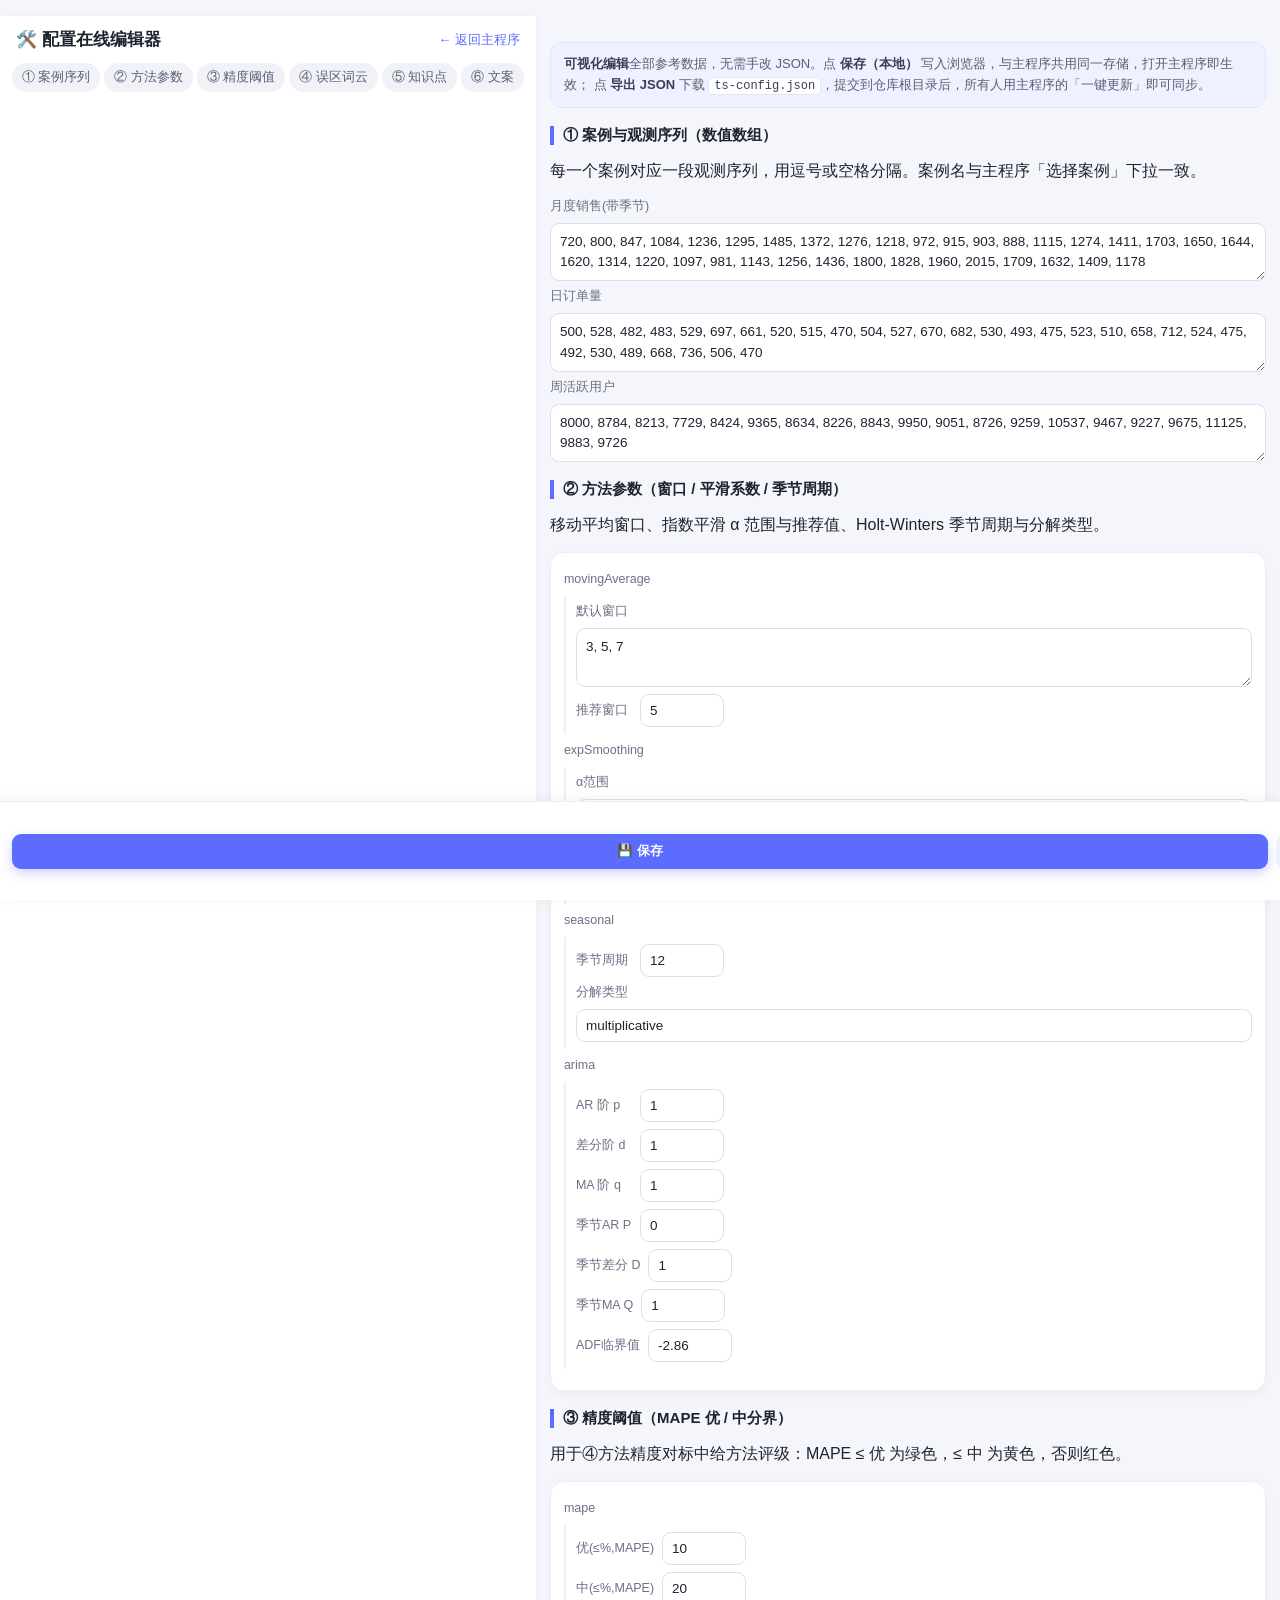
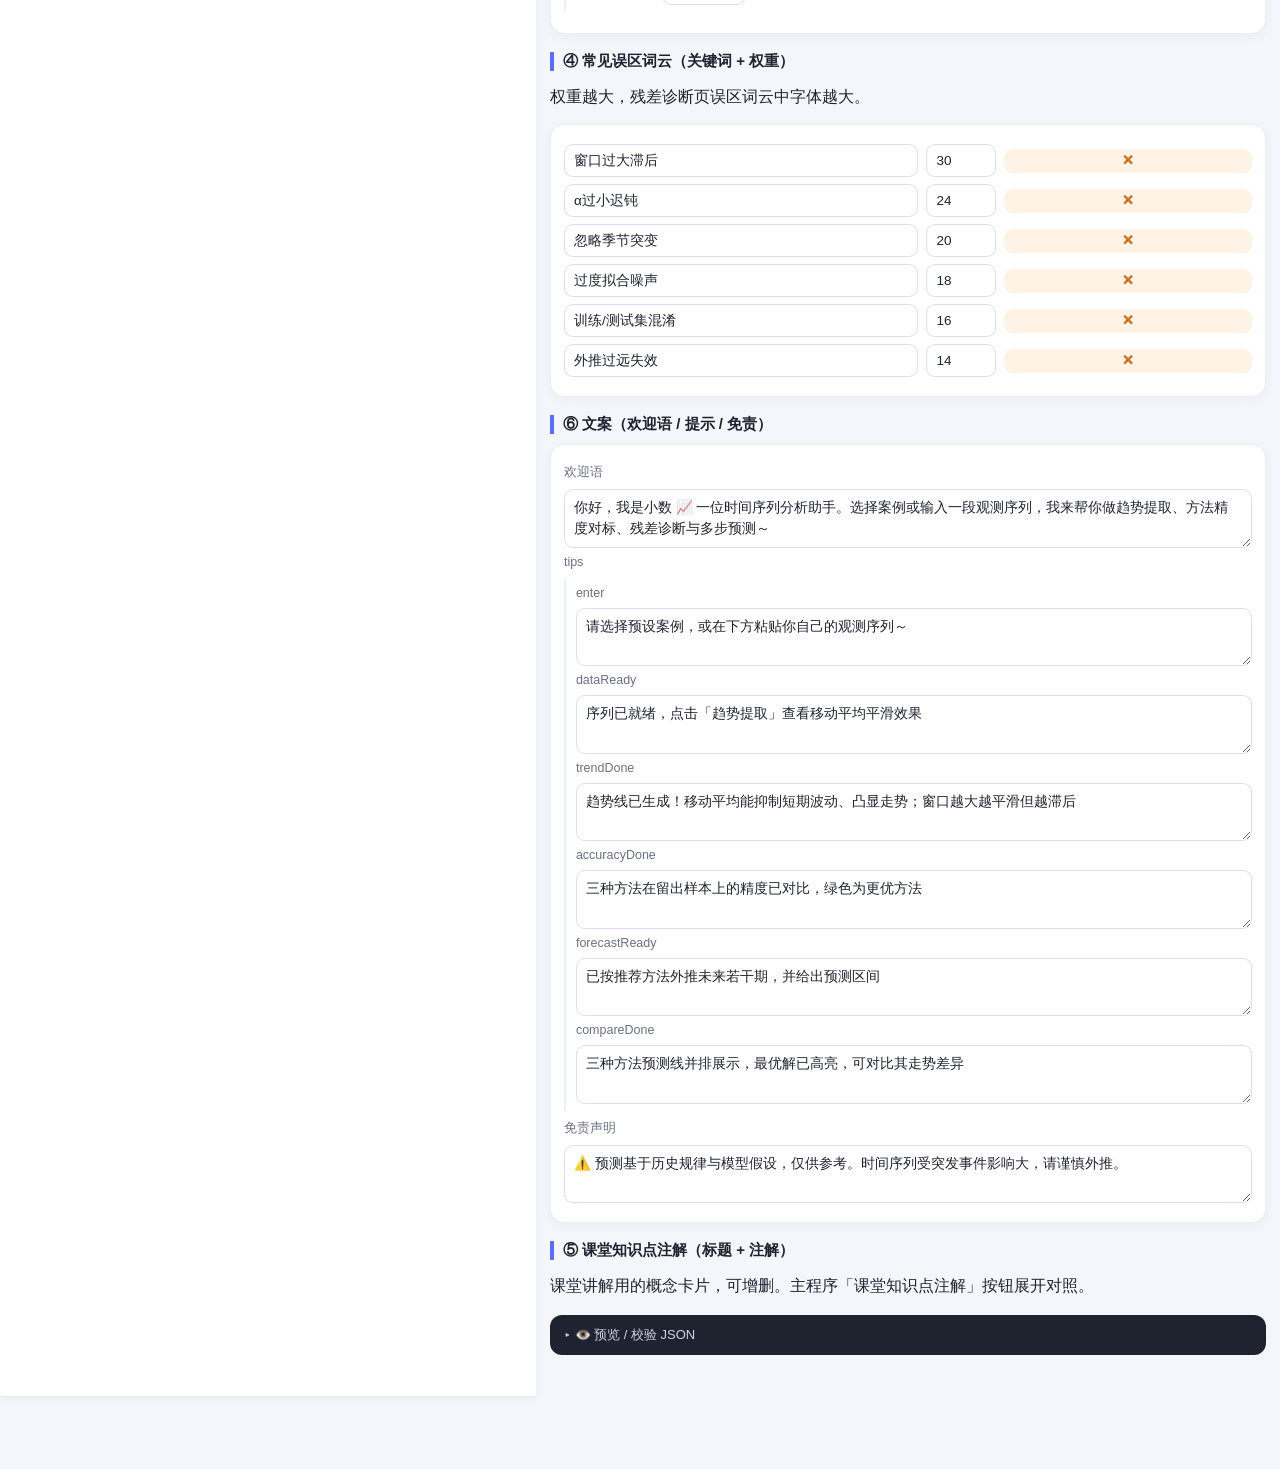
<file: ts-editor.html>
<!DOCTYPE html>
<html lang="zh-CN">
<head>
  <meta charset="UTF-8" />
  <meta name="viewport" content="width=device-width, initial-scale=1.0, maximum-scale=1.0, user-scalable=no" />
  <title>配置在线编辑器 · 时间序列分析</title>
  <link rel="stylesheet" href="css/style.css" />
  <link rel="stylesheet" href="kit/kit.css" />
</head>
<body>
  <header class="ed-header">
    <div class="ed-header-inner">
      <h1>🛠️ 配置在线编辑器</h1>
      <a class="ed-back" href="timeseries.html">← 返回主程序</a>
    </div>
    <nav class="ed-nav">
      <a href="#sec-case">① 案例序列</a>
      <a href="#sec-method">② 方法参数</a>
      <a href="#sec-acc">③ 精度阈值</a>
      <a href="#sec-pit">④ 误区词云</a>
      <a href="#sec-kp">⑤ 知识点</a>
      <a href="#sec-copy">⑥ 文案</a>
    </nav>
  </header>

  <main class="ed-main">
    <p class="ed-intro">
      <b>可视化编辑</b>全部参考数据，无需手改 JSON。点 <b>保存（本地）</b> 写入浏览器，与主程序共用同一存储，打开主程序即生效；
      点 <b>导出 JSON</b> 下载 <code>ts-config.json</code>，提交到仓库根目录后，所有人用主程序的「一键更新」即可同步。
    </p>

    <section id="sec-case" class="ed-sec">
      <h2>① 案例与观测序列（数值数组）</h2>
      <p class="ed-sec-hint">每一个案例对应一段观测序列，用逗号或空格分隔。案例名与主程序「选择案例」下拉一致。</p>
      <div id="ed-caseData"></div>
    </section>

    <section id="sec-method" class="ed-sec">
      <h2>② 方法参数（窗口 / 平滑系数 / 季节周期）</h2>
      <p class="ed-sec-hint">移动平均窗口、指数平滑 α 范围与推荐值、Holt-Winters 季节周期与分解类型。</p>
      <div id="ed-methods"></div>
    </section>

    <section id="sec-acc" class="ed-sec">
      <h2>③ 精度阈值（MAPE 优 / 中分界）</h2>
      <p class="ed-sec-hint">用于④方法精度对标中给方法评级：MAPE ≤ 优 为绿色，≤ 中 为黄色，否则红色。</p>
      <div id="ed-accuracy"></div>
    </section>

    <section id="sec-pit" class="ed-sec">
      <h2>④ 常见误区词云（关键词 + 权重）</h2>
      <p class="ed-sec-hint">权重越大，残差诊断页误区词云中字体越大。</p>
      <div id="ed-pitfalls"></div>
    </section>

    <section id="sec-copy" class="ed-sec">
      <h2>⑥ 文案（欢迎语 / 提示 / 免责）</h2>
      <div id="ed-copy"></div>
    </section>

    <section id="sec-kp" class="ed-sec">
      <h2>⑤ 课堂知识点注解（标题 + 注解）</h2>
      <p class="ed-sec-hint">课堂讲解用的概念卡片，可增删。主程序「课堂知识点注解」按钮展开对照。</p>
      <div id="ed-knowledge"></div>
    </section>

    <section class="ed-sec">
      <details class="ed-json-wrap">
        <summary>👁️ 预览 / 校验 JSON</summary>
        <pre id="ed-json"></pre>
      </details>
    </section>
  </main>

  <div class="ed-actionbar">
    <button class="btn btn-sm btn-primary" id="ed-save">💾 保存</button>
    <button class="btn btn-sm" id="ed-export">⬇️ 导出</button>
    <button class="btn btn-sm" id="ed-import">⬆️ 导入</button>
    <input type="file" id="ed-file" accept=".json,application/json" hidden />
    <button class="btn btn-sm btn-warn" id="ed-reset">↺ 默认</button>
    <span class="ed-status" id="ed-status"></span>
  </div>

  <script src="kit/config.js"></script>
  <script src="kit/editor.js"></script>
  <script src="js/ts-config.js"></script>
  <script src="js/ts-editor.js"></script>
</body>
</html>
</file>
<file: css/style.css>
/* ============================================================
 * 小数 · 漏斗诊断助手 — 移动端 H5 样式
 * ============================================================ */
:root {
  --bg: #0f1226;
  --screen: #f5f6fb;
  --card: #ffffff;
  --ink: #1f2440;
  --ink-soft: #6b7090;
  --primary: #5b6cff;
  --primary-d: #4453e0;
  --good: #1faa6b;   /* 🟢 */
  --mid: #e0a300;    /* 🟡 */
  --low: #e5484d;    /* 🔴 */
  --line: #e7e9f3;
  --radius: 14px;
  --shadow: 0 4px 18px rgba(31, 36, 64, 0.08);
}

* { box-sizing: border-box; -webkit-tap-highlight-color: transparent; }
html, body { margin: 0; padding: 0; }
body {
  font-family: -apple-system, BlinkMacSystemFont, "PingFang SC", "Microsoft YaHei", "Segoe UI", Roboto, sans-serif;
  background: linear-gradient(160deg, #1a1f3d 0%, #0f1226 100%);
  color: var(--ink);
  display: flex;
  justify-content: center;
  min-height: 100vh;
  padding: 16px 0 36px;
}

/* 手机外框 */
.phone {
  width: 100%;
  max-width: 430px;
  min-height: 92vh;
  background: var(--screen);
  border-radius: 26px;
  overflow: hidden;
  box-shadow: 0 18px 60px rgba(0, 0, 0, 0.45);
  display: flex;
  flex-direction: column;
}

/* 顶部栏 */
.app-bar {
  background: linear-gradient(120deg, var(--primary), #8a7bff);
  color: #fff;
  padding: 18px 18px 16px;
}
.app-bar-title { font-size: 19px; font-weight: 700; letter-spacing: .3px; }
.app-bar-sub { font-size: 12px; opacity: .85; margin-top: 3px; }

.screen { padding: 14px 14px 8px; overflow-y: auto; flex: 1; }

/* 通用块 */
.block {
  background: var(--card);
  border-radius: var(--radius);
  padding: 14px;
  margin-bottom: 13px;
  box-shadow: var(--shadow);
}
.block-title {
  font-size: 14px;
  font-weight: 700;
  margin-bottom: 10px;
  color: var(--ink);
  display: flex;
  align-items: center;
  gap: 6px;
}
.block-title::before {
  content: "";
  width: 4px; height: 15px;
  background: var(--primary);
  border-radius: 2px;
}

.welcome {
  background: linear-gradient(135deg, #eef0ff, #f7f0ff);
  border: 1px solid #e3e6ff;
  border-radius: var(--radius);
  padding: 13px 14px;
  font-size: 13.5px;
  line-height: 1.6;
  color: #3a3f66;
  margin-bottom: 13px;
}

/* 品类 chips */
.cat-chips { display: flex; flex-wrap: wrap; gap: 8px; }
.cat-chip {
  border: 1.5px solid var(--line);
  background: #fff;
  color: var(--ink-soft);
  border-radius: 999px;
  padding: 8px 13px;
  font-size: 13px;
  font-weight: 600;
  cursor: pointer;
  transition: all .15s;
}
.cat-chip.active {
  border-color: var(--primary);
  background: var(--primary);
  color: #fff;
  box-shadow: 0 4px 12px rgba(91, 108, 255, .35);
}
.bench-logic {
  font-size: 12px;
  color: var(--ink-soft);
  line-height: 1.55;
  margin: 10px 2px 0;
}
.lock-badge {
  display: none;
  margin-top: 10px;
  background: #fff4e0;
  color: #a9700a;
  border: 1px solid #ffd699;
  border-radius: 8px;
  padding: 6px 10px;
  font-size: 12px;
  font-weight: 600;
}
.lock-badge.show { display: inline-block; }

/* 输入区 */
.input-grid {
  display: grid;
  grid-template-columns: 1fr 1fr;
  gap: 9px;
}
.field {
  display: flex;
  flex-direction: column;
  gap: 4px;
  background: #f7f8fd;
  border: 1px solid var(--line);
  border-radius: 10px;
  padding: 8px 10px;
}
.field span { font-size: 11.5px; color: var(--ink-soft); }
.field input {
  border: none;
  background: transparent;
  font-size: 15px;
  font-weight: 600;
  color: var(--ink);
  width: 100%;
  outline: none;
}
.field input::placeholder { color: #c2c6dc; font-weight: 400; }

.btn-row { display: flex; gap: 9px; margin-top: 10px; }
.btn {
  flex: 1;
  border: none;
  border-radius: 11px;
  padding: 12px;
  font-size: 14px;
  font-weight: 700;
  cursor: pointer;
  transition: transform .08s, opacity .15s;
}
.btn:active { transform: scale(.98); }
.btn-primary {
  width: 100%;
  background: var(--primary);
  color: #fff;
  box-shadow: 0 6px 16px rgba(91, 108, 255, .35);
}
.btn-primary:disabled {
  background: #c7cbe6;
  color: #fff;
  box-shadow: none;
  cursor: not-allowed;
}
.btn-ghost {
  background: #eef0fb;
  color: var(--primary-d);
}
.btn-sm {
  flex: 1 1 auto;
  min-width: 96px;
  padding: 9px 10px;
  font-size: 12.5px;
  font-weight: 600;
  border-radius: 9px;
  background: #eef0fb;
  color: var(--primary-d);
  box-shadow: none;
}
.btn-sm.btn-primary { background: var(--primary); color: #fff; box-shadow: 0 4px 12px rgba(91,108,255,.3); }
.btn-warn { background: #fff3e6; color: #c9711a; }
.btn-sm:active { transform: scale(.98); }

/* 漏斗图 */
.funnel-wrap { margin-top: 12px; }
.hdot {
  display: inline-block;
  width: 10px;
  height: 10px;
  border-radius: 50%;
  flex-shrink: 0;
  vertical-align: middle;
}
.hdot.good { background: var(--good); box-shadow: 0 0 0 2px rgba(31, 170, 107, .25); }
.hdot.mid  { background: var(--mid);  box-shadow: 0 0 0 2px rgba(224, 163, 0, .22); }
.hdot.low  { background: var(--low);  box-shadow: 0 0 0 2px rgba(229, 72, 77, .25); }
.hdot.neutral { background: #6a7bff; box-shadow: 0 0 0 2px rgba(106, 123, 255, .22); }

.funnel-chart { margin-top: 6px; }
.funnel-caption {
  text-align: center;
  font-size: 11.5px;
  color: var(--ink-soft);
  margin: 6px 0 14px;
  line-height: 1.7;
}

/* ECharts 容器 */
.echart-box {
  width: 100%;
  height: 300px;
  margin: 4px auto 0;
}
.echart-box--sm { height: 250px; }
.echart-box--cloud { height: 210px; }

/* 漏斗数据明细表 */
.funnel-table {
  border: 1px solid #eceef6;
  border-radius: 12px;
  overflow: hidden;
  background: #fff;
}
.fc-row {
  display: grid;
  grid-template-columns: 1.1fr 1fr 1.3fr 1.6fr;
  align-items: center;
  gap: 6px;
  padding: 11px 12px;
  font-size: 12.5px;
  border-bottom: 1px solid #f1f2f8;
}
.fc-row:last-child { border-bottom: none; }
.fc-row.alert { background: #fff5f5; }
.fc-name { font-weight: 700; color: var(--ink); }
.fc-val { font-weight: 700; color: #2b2f48; font-variant-numeric: tabular-nums; }
.fc-share { color: var(--ink-soft); font-size: 11.5px; }
.fc-conv { display: flex; align-items: center; gap: 6px; flex-wrap: wrap; justify-content: flex-end; }
.fc-chip {
  display: inline-flex;
  align-items: center;
  gap: 4px;
  padding: 3px 8px;
  border-radius: 999px;
  font-weight: 700;
  font-size: 11.5px;
  background: #f1f2f8;
  color: #4a4f6a;
}
.fc-chip.good { background: rgba(31, 158, 107, .12); color: #1f9e6b; }
.fc-chip.mid  { background: rgba(217, 154, 0, .12);  color: #b07d00; }
.fc-chip.low  { background: rgba(229, 72, 77, .12);  color: #d23a3f; }
.fc-chip.neutral { background: rgba(106, 123, 255, .12); color: #5560e0; }
.fc-drop { font-size: 11px; color: #9aa0b5; }

.funnel-overall {
  margin-top: 12px;
  text-align: center;
  font-size: 13px;
  color: var(--ink);
  font-weight: 700;
  background: linear-gradient(90deg, rgba(106,123,255,.10), rgba(155,139,255,.10));
  border: 1px solid #e6e8f5;
  border-radius: 10px;
  padding: 10px;
}

/* 下钻诊断 + 痛点词云 */
.drill-cards {
  display: grid;
  grid-template-columns: 1fr 1fr;
  gap: 8px;
  margin: 4px 0 10px;
}
.drill-card {
  border: 1px solid var(--line);
  border-left: 4px solid #c9cee0;
  border-radius: 10px;
  padding: 10px 11px;
  background: #fff;
}
.drill-card.good { border-left-color: var(--good); }
.drill-card.mid  { border-left-color: var(--mid); }
.drill-card.low  { border-left-color: var(--low); background: #fff7f7; }
.drill-top { display: flex; justify-content: space-between; align-items: baseline; }
.drill-step { font-weight: 700; font-size: 13px; color: var(--ink); }
.drill-rate { font-weight: 800; font-size: 16px; color: #2b2f48; font-variant-numeric: tabular-nums; }
.drill-h { display: flex; align-items: center; gap: 5px; font-size: 11.5px; color: var(--ink-soft); margin: 4px 0 6px; }
.drill-text { font-size: 11.5px; color: #5a607c; line-height: 1.6; margin: 0; }
.drill-cloud-title {
  font-size: 12.5px;
  font-weight: 700;
  color: var(--ink);
  margin: 6px 0 4px;
  text-align: center;
}

/* 基准对标表 */
.card-title { font-size: 14px; font-weight: 700; margin-bottom: 10px; }
.card-title b { color: var(--primary-d); }
.bench-table {
  width: 100%;
  border-collapse: collapse;
  font-size: 12px;
}
.bench-table th, .bench-table td {
  padding: 8px 6px;
  text-align: center;
  border-bottom: 1px solid var(--line);
}
.bench-table th { color: var(--ink-soft); font-weight: 600; background: #f7f8fd; }
.bench-table td.c-step { text-align: left; font-weight: 600; }
.bench-table tr.low td.c-val { color: var(--low); font-weight: 700; }
.bench-table tr.good td.c-val { color: var(--good); font-weight: 700; }
.bench-table tr.low { background: #fff5f5; }
.bench-table tr.good { background: #f1fbf6; }
.bench-table td.c-health {
  text-align: left;
  display: flex;
  align-items: center;
  gap: 5px;
}
.bench-table .c-health span { font-size: 11px; color: var(--ink-soft); }
.bench-note .hdot { margin: 0 2px 0 6px; vertical-align: middle; }
.bench-note { font-size: 11.5px; color: var(--ink-soft); margin: 10px 2px 0; line-height: 1.6; }

/* 方案卡片 */
.plan-grid { display: grid; grid-template-columns: 1fr 1fr; gap: 10px; }
.plan-card {
  border: 1px solid var(--line);
  border-radius: 12px;
  padding: 11px;
  background: #fff;
}
.plan-card.best {
  border-color: var(--good);
  background: #f1fbf6;
  box-shadow: 0 4px 14px rgba(31, 170, 107, .2);
}
.plan-head { display: flex; align-items: center; gap: 6px; margin-bottom: 8px; flex-wrap: wrap; }
.plan-key {
  background: var(--primary);
  color: #fff;
  width: 20px; height: 20px;
  border-radius: 6px;
  display: inline-flex;
  align-items: center;
  justify-content: center;
  font-size: 12px;
  font-weight: 700;
}
.plan-name { font-size: 13px; font-weight: 700; }
.plan-star { font-size: 11px; color: var(--good); margin-left: auto; font-weight: 700; }
.plan-metrics { display: flex; flex-direction: column; gap: 4px; }
.pm { display: flex; justify-content: space-between; font-size: 12px; }
.pm-l { color: var(--ink-soft); }
.pm-v { font-weight: 700; }
.pm-v.up { color: var(--good); }
.pm-v.down { color: var(--low); }
.plan-tag {
  margin-top: 8px;
  display: inline-block;
  background: #eef0fb;
  color: var(--primary-d);
  border-radius: 6px;
  padding: 3px 8px;
  font-size: 11px;
  font-weight: 600;
}
.plan-extra { margin-top: 6px; font-size: 11px; color: var(--ink-soft); }
.plan-logic { margin-top: 8px; font-size: 11.5px; color: var(--ink-soft); }
.plan-logic summary { cursor: pointer; color: var(--primary-d); font-weight: 600; }
.plan-logic p { margin: 6px 0 0; line-height: 1.55; }

/* 模拟对比卡片 */
.cmp-grid { display: grid; grid-template-columns: 1fr 1fr; gap: 10px; }
.cmp-card {
  border: 1px solid var(--line);
  border-radius: 12px;
  padding: 11px;
  position: relative;
}
.cmp-card.best {
  border-color: var(--good);
  background: #f1fbf6;
  box-shadow: 0 4px 14px rgba(31, 170, 107, .22);
}
.cmp-head { display: flex; align-items: center; gap: 6px; margin-bottom: 6px; }
.cmp-key {
  background: var(--primary); color: #fff;
  width: 20px; height: 20px; border-radius: 6px;
  display: inline-flex; align-items: center; justify-content: center;
  font-size: 12px; font-weight: 700;
}
.cmp-name { font-size: 13px; font-weight: 700; }
.cmp-pay { font-size: 12px; color: var(--ink-soft); margin-bottom: 6px; }
.cmp-pay b { color: var(--ink); font-size: 14px; }
.cmp-row { display: flex; justify-content: space-between; font-size: 12px; padding: 2px 0; }
.cmp-row b.up { color: var(--good); }
.cmp-row b.down { color: var(--low); }
.cmp-tag { margin-top: 6px; font-size: 11px; font-weight: 600; color: var(--primary-d); }
.cmp-best-flag {
  margin-top: 8px;
  background: var(--good);
  color: #fff;
  text-align: center;
  border-radius: 7px;
  padding: 4px;
  font-size: 11.5px;
  font-weight: 700;
}

/* 基准数据管理面板 */
.data-mgr {
  margin: 10px 12px 0;
  border: 1px solid var(--line);
  border-radius: 12px;
  background: #fafbff;
  overflow: hidden;
}
.data-mgr-sum {
  display: flex;
  align-items: center;
  justify-content: space-between;
  padding: 11px 14px;
  cursor: pointer;
  font-size: 13.5px;
  font-weight: 700;
  color: var(--primary-d);
  user-select: none;
}
.data-mgr-sum::-webkit-details-marker { display: none; }
.data-mgr-sum::after { content: '▾'; color: #b9bedb; font-size: 12px; transition: transform .2s; }
.data-mgr[open] .data-mgr-sum::after { transform: rotate(180deg); }
.src-badge {
  font-size: 11px;
  font-weight: 600;
  color: #6b7090;
  background: #e9ebf6;
  border-radius: 20px;
  padding: 3px 10px;
}
.src-badge.imported { color: #1f9e6b; background: #e3f6ec; }
.data-mgr-body { padding: 4px 14px 14px; }
.dm-hint { font-size: 11.5px; color: var(--ink-soft); line-height: 1.6; margin: 2px 0 10px; }
.dm-actions { display: flex; flex-wrap: wrap; gap: 8px; }
.dm-update { margin-top: 12px; }
.dm-url-label { display: block; font-size: 11.5px; color: var(--ink-soft); margin-bottom: 5px; }
.dm-url-row { display: flex; gap: 8px; }
.dm-url {
  flex: 1 1 auto;
  min-width: 0;
  padding: 9px 10px;
  font-size: 12.5px;
  border: 1px solid var(--line);
  border-radius: 9px;
  background: #fff;
  color: var(--ink);
}
.dm-url:focus { outline: none; border-color: var(--primary); }
.dm-note { font-size: 11px; color: var(--ink-soft); line-height: 1.6; margin: 12px 0 0; }

/* 免责声明 */
.disclaimer {
  margin: 4px 4px 8px;
  font-size: 11.5px;
  color: var(--ink-soft);
  text-align: center;
  line-height: 1.6;
  border-top: 1px dashed var(--line);
  padding-top: 12px;
}

/* Toast */
.toast {
  position: fixed;
  left: 50%;
  bottom: 30px;
  transform: translateX(-50%) translateY(20px);
  background: #1f2440;
  color: #fff;
  padding: 11px 16px;
  border-radius: 999px;
  font-size: 13px;
  font-weight: 500;
  max-width: 88%;
  text-align: center;
  opacity: 0;
  pointer-events: none;
  transition: all .25s;
  z-index: 99;
  box-shadow: 0 8px 24px rgba(0,0,0,.3);
}
.toast.show { opacity: 1; transform: translateX(-50%) translateY(0); }
.toast.error { background: var(--low); }
.toast.warn { background: #b9821a; }
.toast.info { background: #1f2440; }
</file>
<file: kit/kit.css>
/* ============================================================
 * CourseKit · 通用配置编辑器样式 (kit/kit.css)
 * ------------------------------------------------------------
 * 与具体工具业务无关的通用编辑器外观。每个工具的编辑器页面
 * 引用本文件即可（替代原 css/editor.css）。移动端优先。
 * 复用 css/style.css 的 .btn 系列按钮类。
 * ============================================================ */
* { box-sizing: border-box; }
body { margin: 0; padding-bottom: 72px; background: #f5f6fb; color: #1f2330;
  font-family: -apple-system, BlinkMacSystemFont, "Segoe UI", "PingFang SC", "Microsoft YaHei", sans-serif; }

.ed-header { position: sticky; top: 0; z-index: 20; background: #fff;
  border-bottom: 1px solid #eceef5; box-shadow: 0 2px 10px rgba(31,35,48,.04); }
.ed-header-inner { display: flex; align-items: center; justify-content: space-between;
  padding: 12px 16px; }
.ed-header-inner h1 { font-size: 17px; margin: 0; font-weight: 700; }
.ed-back { font-size: 13px; color: #5b6cff; text-decoration: none; white-space: nowrap; }
.ed-back:active { opacity: .6; }

.ed-nav { display: flex; gap: 4px; overflow-x: auto; padding: 0 12px 10px;
  -webkit-overflow-scrolling: touch; scrollbar-width: none; }
.ed-nav::-webkit-scrollbar { display: none; }
.ed-nav a { flex: 0 0 auto; font-size: 12.5px; color: #5a6072; text-decoration: none;
  padding: 6px 10px; border-radius: 999px; background: #f1f2f8; white-space: nowrap; }
.ed-nav a:active { background: #e3e5f5; }

.ed-main { max-width: 760px; margin: 0 auto; padding: 14px 14px 24px; }
.ed-intro { font-size: 13px; line-height: 1.6; color: #5a6072; background: #eef1ff;
  border: 1px solid #dfe3ff; border-radius: 12px; padding: 11px 13px; margin: 12px 0 18px; }
.ed-intro code { background: #fff; padding: 1px 5px; border-radius: 5px; font-size: 12px;
  color: #3a3f55; border: 1px solid #e3e6f2; }
.ed-intro b { color: #3a3f55; }

.ed-sec { margin-bottom: 18px; scroll-margin-top: 104px; }
.ed-sec h2 { font-size: 15px; margin: 0 0 10px; padding-left: 9px; border-left: 4px solid #5b6cff; }

.ed-card { background: #fff; border: 1px solid #eceef5; border-radius: 14px;
  padding: 12px 13px; margin-bottom: 12px; box-shadow: 0 3px 12px rgba(31,35,48,.04); }
.ed-card h4 { font-size: 14px; margin: 0 0 10px; color: #2b3045; }
.ed-card h4 small { color: #9aa0b4; font-weight: 500; font-size: 12px; }

.ed-row { display: flex; align-items: center; gap: 8px; margin: 7px 0; flex-wrap: wrap; }
.ed-row-col { flex-direction: column; align-items: stretch; }
.ed-row-3 { gap: 6px; }
.ed-label { font-size: 12.5px; color: #6b7184; flex: 0 0 auto; min-width: 56px; }
.ed-unit { font-size: 12.5px; color: #9aa0b4; }
.ed-dash { color: #b6bccb; }
.ed-indent { padding-left: 10px; border-left: 2px solid #eef0f7; margin: 2px 0; }

.ed-num, .ed-text, .ed-ta, .ed-card select {
  border: 1px solid #dde0ea; border-radius: 9px; padding: 8px 9px; font-size: 13.5px;
  background: #fff; color: #1f2330; outline: none; font-family: inherit; width: 100%; }
.ed-num:focus, .ed-text:focus, .ed-ta:focus, .ed-card select:focus {
  border-color: #5b6cff; box-shadow: 0 0 0 3px rgba(91,108,255,.12); }
.ed-num { width: 84px; flex: 0 0 auto; }
.ed-weight { width: 70px; }
.ed-ta { min-height: 56px; resize: vertical; line-height: 1.5; }
.ed-ta-sm { min-height: 40px; }
.ed-hint { font-size: 12px; color: #9aa0b4; margin: 4px 0 2px; }

.ed-plan { border: 1px dashed #e0e3f0; border-radius: 12px; padding: 10px 11px;
  margin: 10px 0; background: #fafbff; }
.ed-cbx { font-size: 12.5px; color: #6b7184; display: inline-flex; align-items: center; gap: 5px; }
.ed-cbx input { width: auto; }

.ed-plan .ed-row > .ed-text { flex: 1 1 120px; }
.ed-row-3 .ed-label { min-width: 48px; }
.ed-row-3 .ed-num { width: 70px; flex: 1 1 70px; }

.ed-pain-row { align-items: center; }
.ed-pain-row .ed-text { flex: 1 1 140px; }
.ed-del { padding: 6px 10px; line-height: 1; }
.ed-add { margin-top: 4px; }

/* 预览 JSON */
.ed-json-wrap { background: #1f2330; border-radius: 12px; padding: 0; }
.ed-json-wrap summary { color: #cfd3e6; font-size: 13px; padding: 11px 14px; cursor: pointer;
  list-style: none; user-select: none; }
.ed-json-wrap summary::-webkit-details-marker { display: none; }
.ed-json-wrap summary::before { content: "▸ "; }
.ed-json-wrap[open] summary::before { content: "▾ "; }
#ed-json { margin: 0; padding: 0 14px 14px; color: #b8f0c2; font-size: 11.5px; line-height: 1.55;
  max-height: 50vh; overflow: auto; white-space: pre-wrap; word-break: break-all; font-family:
  ui-monospace, SFMono-Regular, Menlo, Consolas, monospace; }
#ed-json.invalid { color: #ffb3b3; }

/* 底部操作栏 */
.ed-actionbar { position: fixed; left: 0; right: 0; bottom: 0; z-index: 30;
  display: flex; align-items: center; gap: 8px; padding: 10px 12px;
  background: rgba(255,255,255,.96); backdrop-filter: blur(8px);
  border-top: 1px solid #eceef5; box-shadow: 0 -2px 12px rgba(31,35,48,.06); }
.ed-actionbar .btn { flex: 0 0 auto; }
.ed-status { font-size: 11.5px; color: #9aa0b4; margin-left: auto; text-align: right;
  flex: 1 1 auto; line-height: 1.35; }
.ed-status.ok { color: #1a9b54; }
.ed-status.err { color: #d8453a; }

@media (min-width: 720px) {
  .ed-row-3 { flex-wrap: nowrap; }
}
</file>
<file: css/home.css>
/* ============================================================
 * 课程工具系列 · 主页与通用样式（返回链接、工具卡片网格）
 * 由 index.html / funnel.html / xiaoshu.html 共用
 * ============================================================ */

/* 返回课程工具（主页）链接，放在 app-bar 顶部 */
.app-bar-back {
  display: inline-block;
  font-size: 13px;
  color: #fff;
  opacity: .92;
  text-decoration: none;
  margin-bottom: 6px;
}
.app-bar-back:hover { opacity: 1; }

/* 主页 hero 简介 */
.home-hero { background: linear-gradient(135deg, #ffffff, #eef0ff); }
.home-hero-title { font-size: 17px; font-weight: 800; color: var(--primary-d); margin-bottom: 6px; }
.home-hero-desc { font-size: 12.5px; color: var(--ink-soft); line-height: 1.6; margin: 0; }
.home-hero-desc code {
  background: #eef0fb; color: var(--primary-d); padding: 1px 5px; border-radius: 5px; font-size: 11.5px;
}

/* 工具卡片网格：移动端单列，宽屏两列 */
.tool-grid { display: grid; grid-template-columns: 1fr; gap: 12px; margin: 2px 0 6px; }
@media (min-width: 560px) { .tool-grid { grid-template-columns: 1fr 1fr; } }

.tool-card {
  display: block;
  text-decoration: none;
  color: var(--ink);
  background: var(--card);
  border-radius: var(--radius);
  padding: 15px 15px 13px;
  box-shadow: var(--shadow);
  border: 1px solid transparent;
  transition: transform .15s ease, border-color .15s ease;
}
.tool-card:hover { border-color: var(--primary); transform: translateY(-2px); }
.tool-ico { font-size: 26px; line-height: 1; }
.tool-name { font-weight: 700; font-size: 15px; margin: 8px 0 4px; }
.tool-desc { font-size: 12px; color: var(--ink-soft); line-height: 1.5; min-height: 32px; }
.tool-go { margin-top: 10px; color: var(--primary); font-weight: 700; font-size: 13px; }

/* 尚未实现的工具：灰态占位，不可点 */
.tool-card.locked { opacity: .55; pointer-events: none; filter: grayscale(.35); }
.tool-badge {
  margin-top: 10px;
  display: inline-block;
  font-size: 11px;
  font-weight: 600;
  background: #eef0f8;
  color: var(--ink-soft);
  padding: 2px 9px;
  border-radius: 20px;
}
</file>
